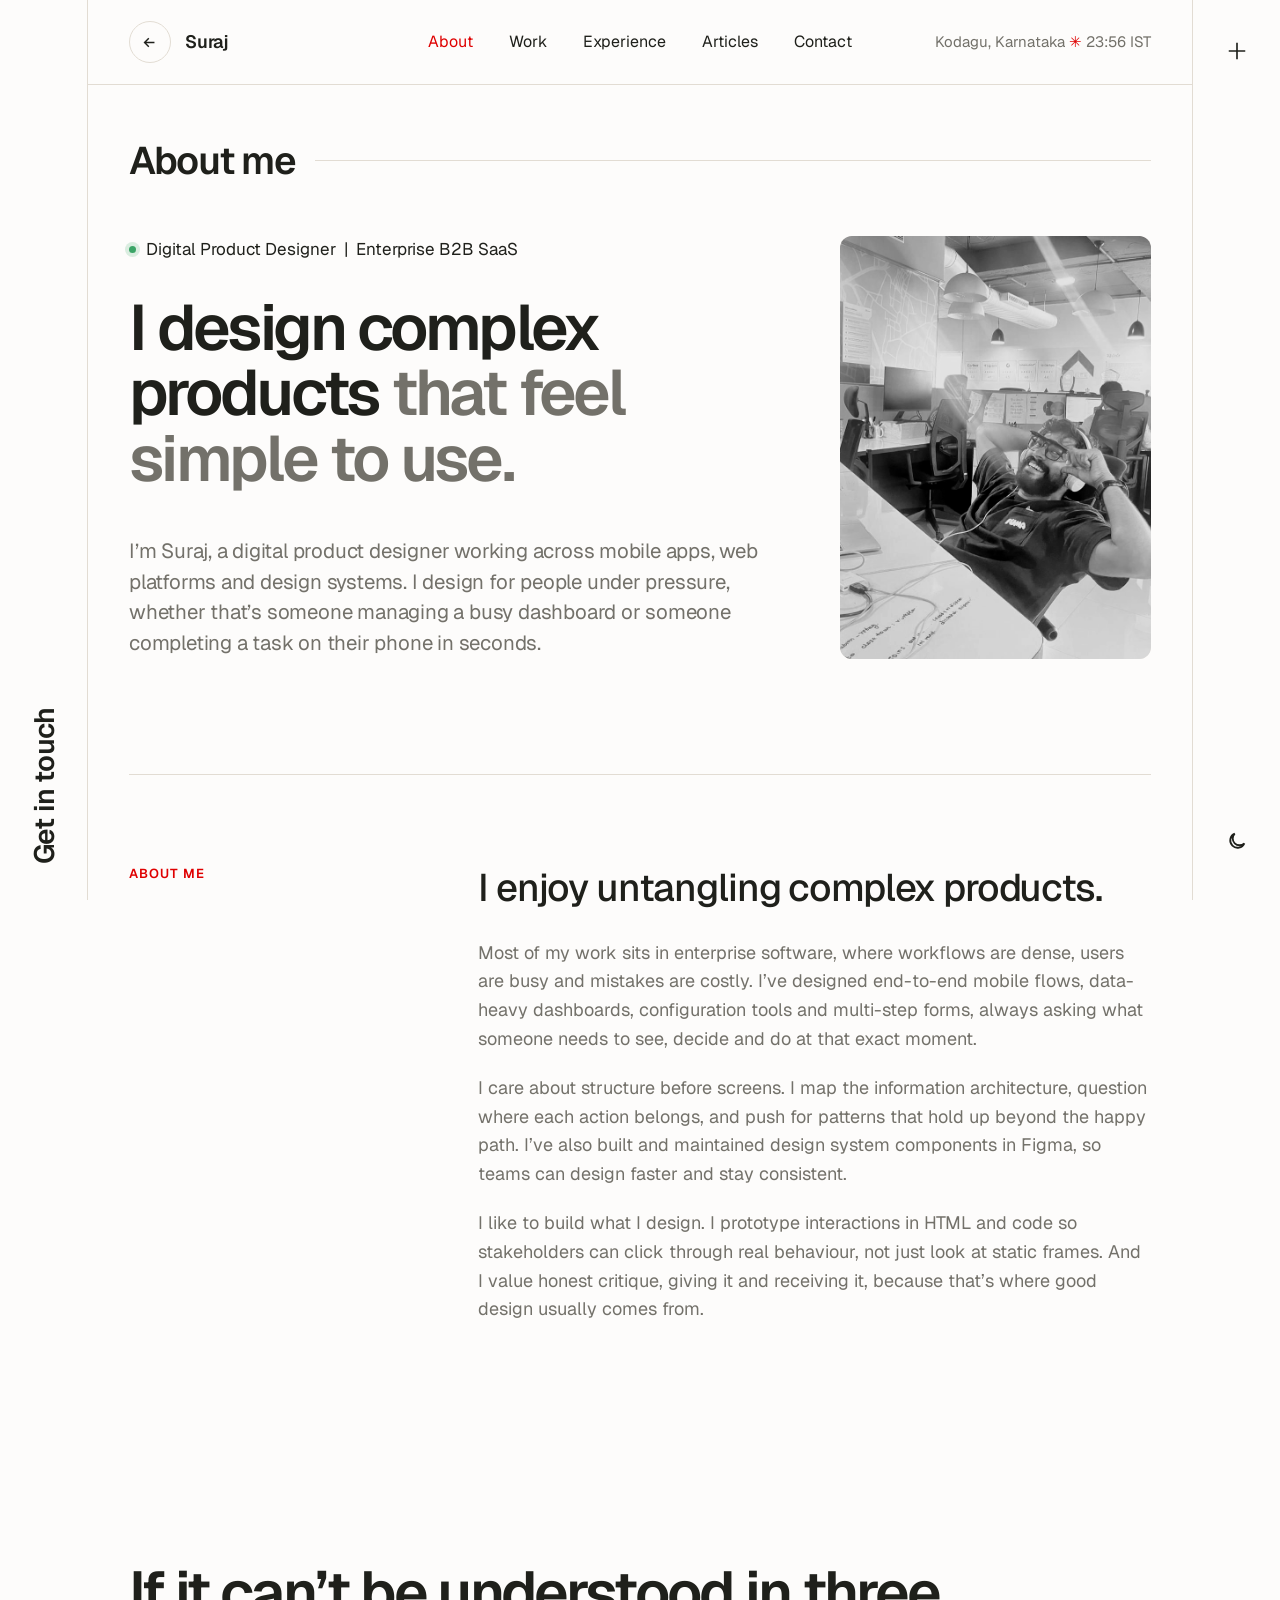
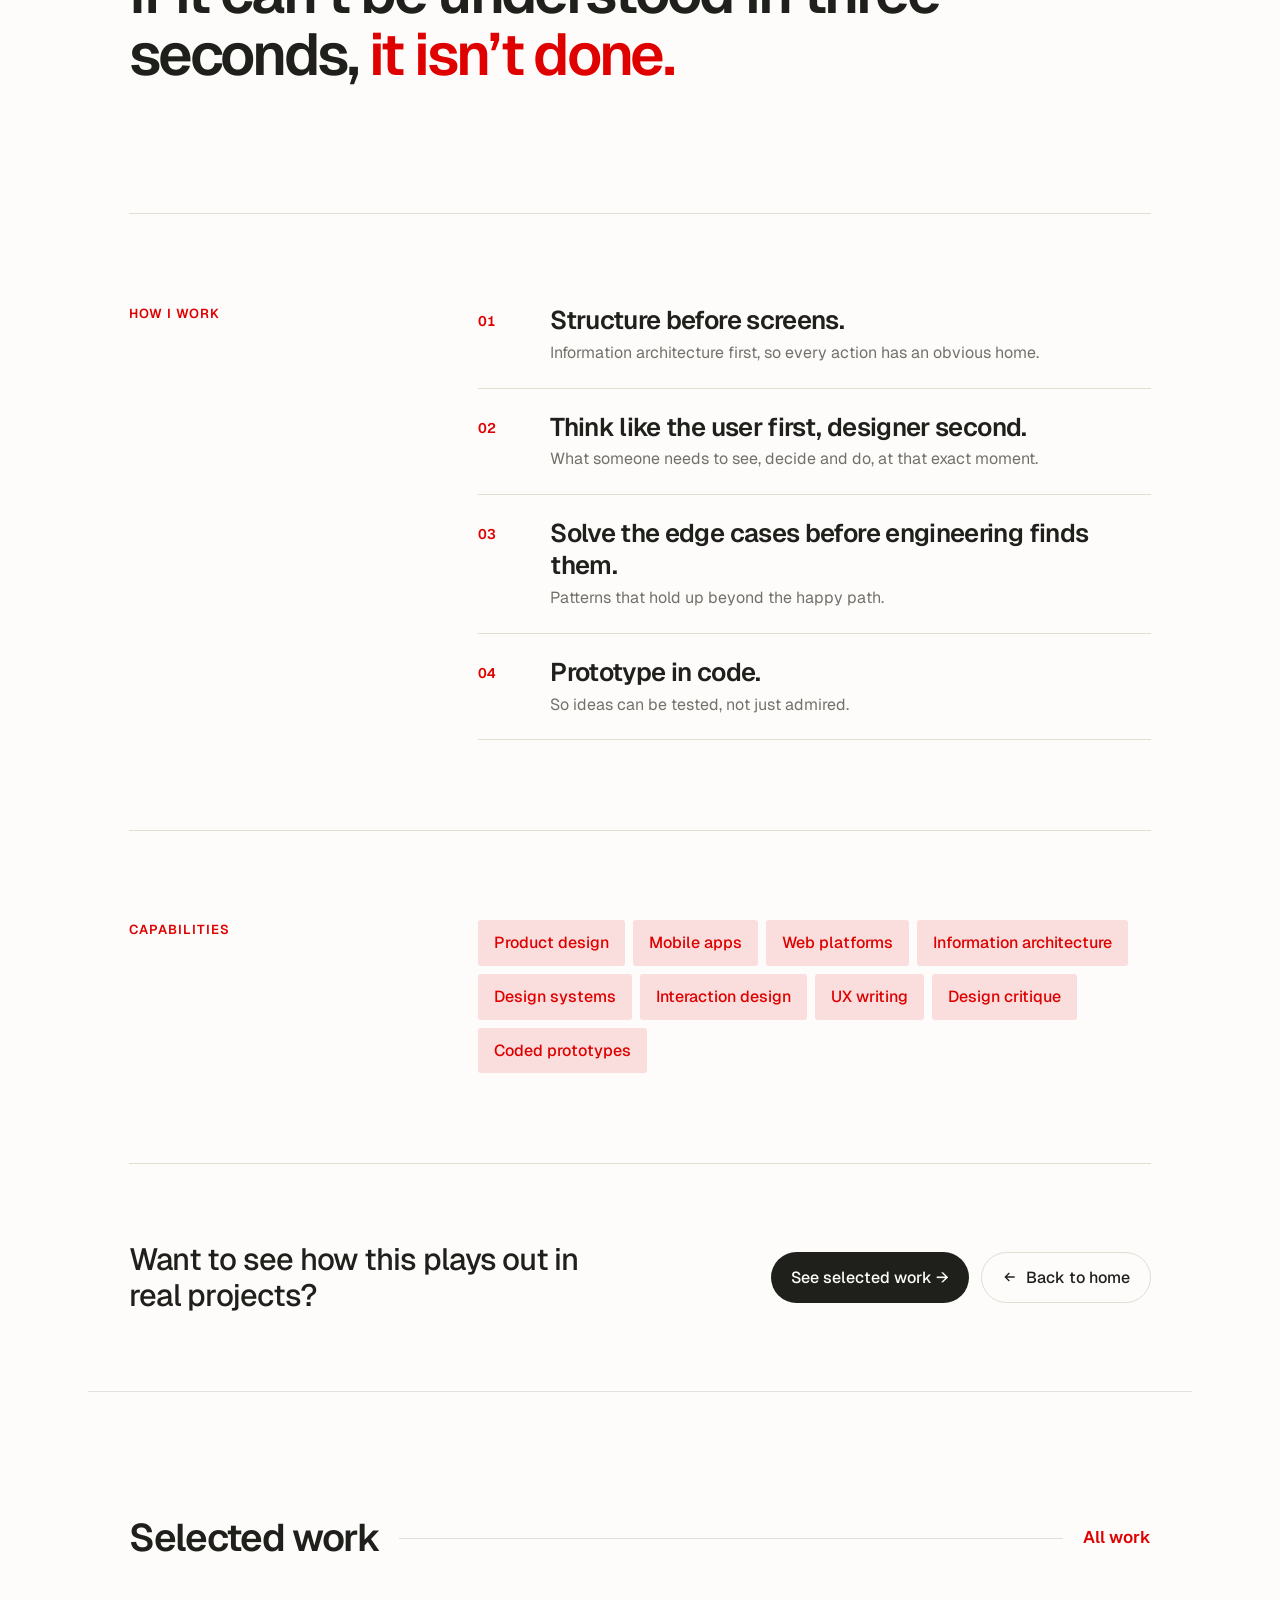
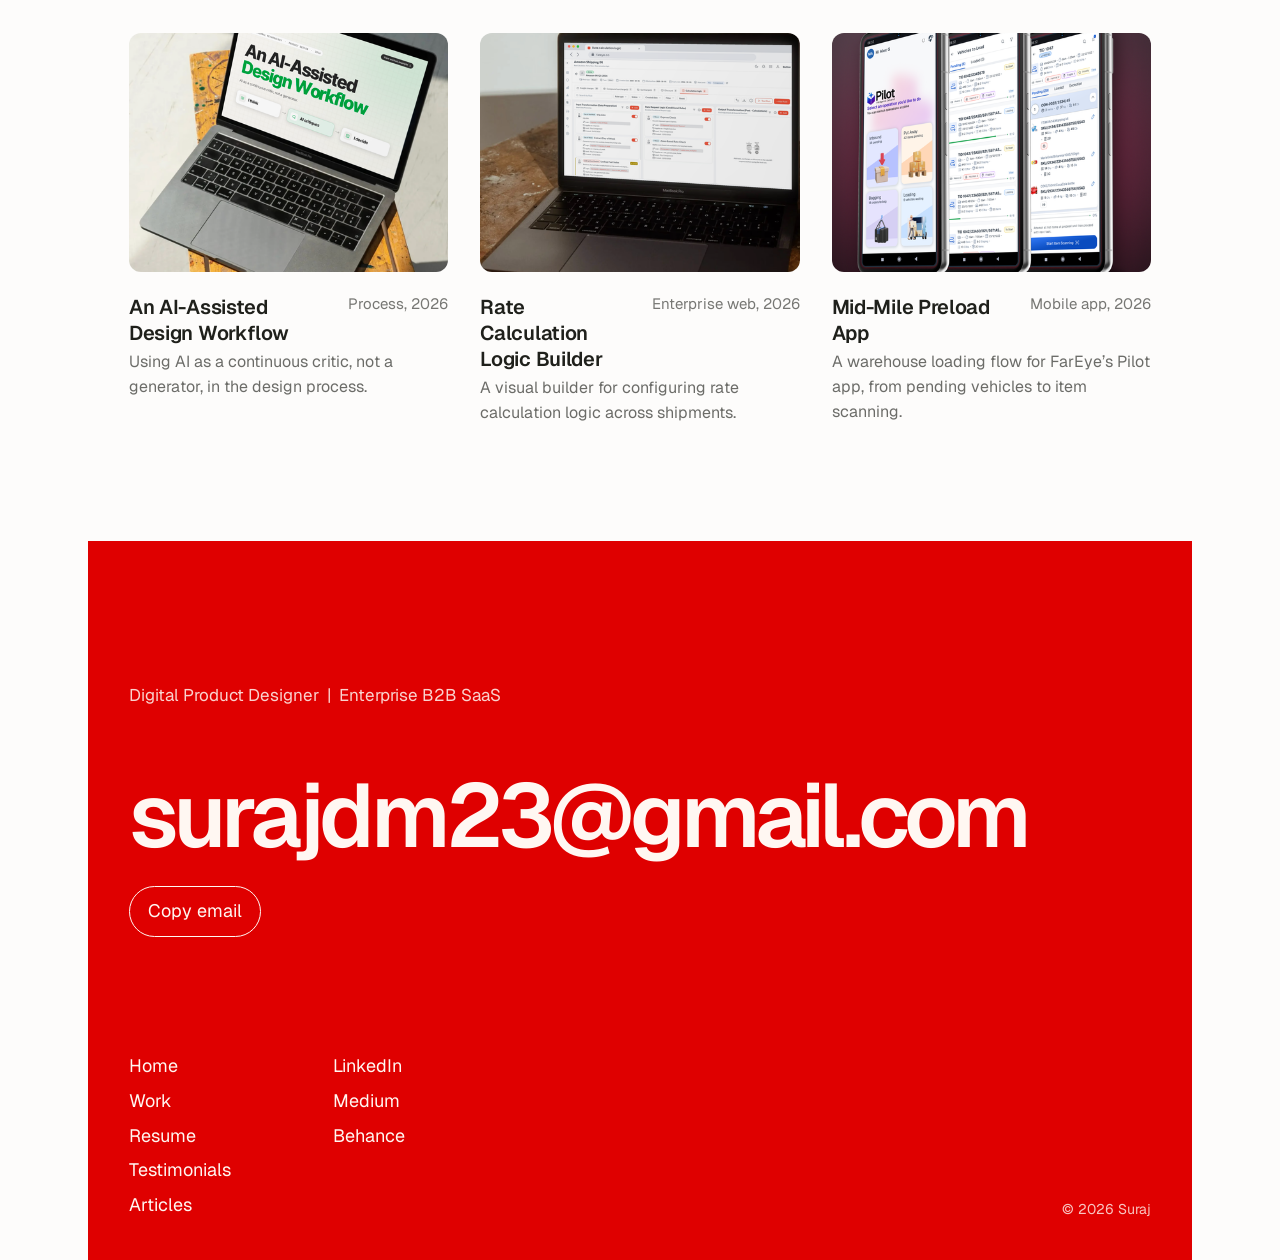
<file: about.html>
<!DOCTYPE html>
<html lang="en">
<head>
<meta charset="UTF-8">
<meta name="viewport" content="width=device-width, initial-scale=1">
<title>About — Suraj</title>
<meta name="description" content="Suraj is a digital product designer working across mobile apps, web platforms and design systems for enterprise software.">
<script>try{document.documentElement.dataset.theme=localStorage.getItem('theme')||'light'}catch(e){document.documentElement.dataset.theme='light'}</script>
<link rel="preconnect" href="https://fonts.googleapis.com">
<link rel="preconnect" href="https://fonts.gstatic.com" crossorigin>
<link href="https://fonts.googleapis.com/css2?family=Geist:wght@400;500;600;700&display=swap" rel="stylesheet">
<link rel="stylesheet" href="assets/shell.css?v=3">
<style>
body{margin:0;background:var(--pf-bg);color:var(--pf-ink);font-family:var(--pf-font);font-size:18px;line-height:1.6;-webkit-font-smoothing:antialiased;transition:background .3s,color .3s}
*,*::before,*::after{box-sizing:border-box}
.ab{padding:0 var(--pf-pad)}
.ab section,.ab-line{max-width:1240px;margin:0 auto}
.ab-hero{padding:clamp(28px,3.5vw,48px) 0 clamp(72px,9vw,128px)}
.ab-role{display:flex;align-items:center;gap:10px;margin:0 0 clamp(20px,2.5vw,32px);font-size:17px}
.ab-role b{width:7px;height:7px;border-radius:50%;background:#3BA466;box-shadow:0 0 0 4px rgb(59 164 102 / .18)}
.ab-title{display:flex;align-items:center;gap:20px;margin-bottom:clamp(28px,3.5vw,48px)}
.ab-title h1{margin:0;font-size:clamp(28px,3vw,40px);font-weight:600;letter-spacing:-.035em;white-space:nowrap}
.ab-title span{flex:1;height:1px;background:var(--pf-line)}
.ab-head{margin:0;font-size:clamp(38px,5vw,76px);font-weight:600;line-height:1.02;letter-spacing:-.045em;text-wrap:balance}
.ab-head span{color:var(--pf-muted)}
.ab-grid{display:grid;grid-template-columns:minmax(0,1.35fr) minmax(260px,.65fr);gap:clamp(32px,5vw,88px);align-items:stretch}
.ab-copy{display:flex;flex-direction:column}
.ab-lead{margin:clamp(28px,3.5vw,48px) 0 0;max-width:46ch;font-size:clamp(18px,1.6vw,22px);line-height:1.5;letter-spacing:-.01em;color:var(--pf-muted)}
.ab-photo{margin:0;border-radius:12px;overflow:hidden;background:var(--pf-surface);min-height:420px}
.ab-photo img{width:100%;height:100%;object-fit:cover;object-position:62% 60%;display:block}
.ab-story,.ab-how,.ab-caps{display:grid;grid-template-columns:repeat(12,minmax(0,1fr));column-gap:clamp(16px,2vw,32px);padding:clamp(56px,7vw,96px) 0;border-top:1px solid var(--pf-line)}
.ab-label{grid-column:1 / span 4;margin:0 0 24px;font-size:13px;letter-spacing:.08em;text-transform:uppercase;font-weight:600;color:var(--pf-accent)}
.ab-text,.ab-principles,.ab-chips{grid-column:5 / -1}
.ab-text p{margin:0 0 20px;max-width:62ch;color:var(--pf-muted)}
.ab-text .ab-big{margin-bottom:28px;font-size:clamp(26px,3vw,40px);font-weight:500;letter-spacing:-.03em;line-height:1.2;color:var(--pf-ink)}
.ab-line{padding:clamp(72px,10vw,144px) 0;margin:0 auto;font-size:clamp(30px,4.6vw,68px);font-weight:600;letter-spacing:-.045em;line-height:1.05;max-width:1240px}
.ab-line span{color:var(--pf-accent)}
.ab-principles{list-style:none;margin:0;padding:0}
.ab-principles li{display:grid;grid-template-columns:56px minmax(0,1fr);column-gap:16px;padding:22px 0;border-bottom:1px solid var(--pf-line)}
.ab-principles li:first-child{padding-top:0}
.ab-principles b{grid-row:span 2;font-size:14px;font-weight:600;color:var(--pf-accent);padding-top:6px;font-variant-numeric:tabular-nums}
.ab-principles h3{margin:0 0 4px;font-size:clamp(20px,2vw,26px);font-weight:600;letter-spacing:-.025em;line-height:1.25}
.ab-principles p{margin:0;font-size:16px;color:var(--pf-muted)}
.ab-chips{list-style:none;margin:0;padding:0;display:flex;flex-wrap:wrap;gap:8px}
.ab-chips li{padding:10px 16px;border-radius:3px;font-size:16px;font-weight:500;background:color-mix(in srgb,var(--pf-accent) 12%,var(--pf-bg));color:var(--pf-accent)}
.ab-next{display:flex;justify-content:space-between;align-items:center;gap:24px;flex-wrap:wrap;padding:clamp(48px,6vw,80px) 0;border-top:1px solid var(--pf-line)}
.ab-next p{margin:0;font-size:clamp(22px,2.4vw,32px);font-weight:500;letter-spacing:-.025em;line-height:1.2;max-width:24ch}
.ab-next div{display:flex;gap:12px;flex-wrap:wrap}
.ab-btn{display:inline-flex;align-items:center;gap:8px;padding:12px 20px;border-radius:999px;background:var(--pf-ink);color:var(--pf-bg);font-size:16px;font-weight:500;text-decoration:none;transition:background .2s,color .2s}
.ab-btn:hover{background:var(--pf-accent);color:var(--pf-on-accent)}
.ab-btn.ghost{background:transparent;color:var(--pf-ink);border:1px solid var(--pf-line)}
.ab-btn.ghost:hover{border-color:var(--pf-ink);background:transparent;color:var(--pf-ink)}
.ab-btn svg{width:16px;height:16px}
.ab-work.pf-more{max-width:none}
.ab-work .pf-mgrid{grid-template-columns:repeat(3,minmax(0,1fr))!important}
@media (max-width:900px){.ab-grid{grid-template-columns:1fr}.ab-photo{min-height:0;aspect-ratio:4/3}.ab-label{grid-column:1 / -1}.ab-text,.ab-principles,.ab-chips{grid-column:1 / -1}.ab-work .pf-mgrid{grid-template-columns:1fr 1fr!important}}
@media (max-width:560px){.ab-work .pf-mgrid{grid-template-columns:1fr!important}}
</style>
</head>
<body class="pf-body">
<!-- ===== Portfolio shell (assets/shell.css) ===== -->
<button class="pf pf-rail pf-rail-l" id="pfRailL" data-pf-contact aria-label="Get in touch"><span id="pfRailLabel">Get in touch</span></button>
<div class="pf pf-rail pf-rail-r">
  <button class="pf-icon pf-plus" data-pf-menu aria-label="Open menu" aria-expanded="false"><svg viewBox="0 0 24 24" fill="none" stroke="currentColor" stroke-width="1.8"><path d="M12 3v18M3 12h18"/></svg></button>
  <button class="pf-icon" data-theme-toggle aria-label="Switch light or dark theme"><svg viewBox="0 0 24 24" fill="none" stroke="currentColor" stroke-width="2"><path d="M20 14.5A8 8 0 1 1 9.5 4a6.5 6.5 0 0 0 10.5 10.5z"/></svg></button>
</div>
<div class="pf pf-header" role="banner">
  <div class="pf-nav">
    <div class="pf-left"><a class="pf-icon pf-back" href="index.html" aria-label="Back to home" title="Back to home"><svg viewBox="0 0 24 24" fill="none" stroke="currentColor" stroke-width="2" aria-hidden="true"><path d="M19 12H5M11 18l-6-6 6-6"/></svg></a><a href="index.html" class="pf-brand">Suraj</a></div>
    <div class="pf-links" role="navigation" aria-label="Main">
      <a href="about.html" aria-current="page">About</a><a href="index.html#work">Work</a><a href="index.html#experience">Experience</a><a href="index.html#articles">Articles</a><a href="#" data-pf-contact>Contact</a>
    </div>
    <div class="pf-end">
      <span class="pf-clock" id="pfClock">Kodagu, Karnataka<b>✳</b>--:--</span>
      <button class="pf-icon pf-mobile" data-theme-toggle aria-label="Switch light or dark theme"><svg viewBox="0 0 24 24" fill="none" stroke="currentColor" stroke-width="2"><path d="M20 14.5A8 8 0 1 1 9.5 4a6.5 6.5 0 0 0 10.5 10.5z"/></svg></button>
      <button class="pf-icon pf-plus pf-mobile" data-pf-menu aria-label="Open menu" aria-expanded="false"><svg viewBox="0 0 24 24" fill="none" stroke="currentColor" stroke-width="2"><path d="M12 4v16M4 12h16"/></svg></button>
    </div>
  </div>
</div>

<main class="ab">
  <section class="ab-hero">
    <div class="ab-title"><h1>About me</h1><span></span></div>
    <div class="ab-grid">
      <div class="ab-copy">
        <p class="ab-role"><b></b>Digital Product Designer &nbsp;|&nbsp; Enterprise B2B SaaS</p>
        <h2 class="ab-head">I design complex products <span>that feel simple to use.</span></h2>
        <p class="ab-lead">I&rsquo;m Suraj, a digital product designer working across mobile apps, web platforms and design systems. I design for people under pressure, whether that&rsquo;s someone managing a busy dashboard or someone completing a task on their phone in seconds.</p>
      </div>
      <figure class="ab-photo"><img src="images/atwork.jpeg" alt="Suraj at work"></figure>
    </div>
  </section>

  <section class="ab-story">
    <h2 class="ab-label">About me</h2>
    <div class="ab-text">
      <p class="ab-big">I enjoy untangling complex products.</p>
      <p>Most of my work sits in enterprise software, where workflows are dense, users are busy and mistakes are costly. I&rsquo;ve designed end-to-end mobile flows, data-heavy dashboards, configuration tools and multi-step forms, always asking what someone needs to see, decide and do at that exact moment.</p>
      <p>I care about structure before screens. I map the information architecture, question where each action belongs, and push for patterns that hold up beyond the happy path. I&rsquo;ve also built and maintained design system components in Figma, so teams can design faster and stay consistent.</p>
      <p>I like to build what I design. I prototype interactions in HTML and code so stakeholders can click through real behaviour, not just look at static frames. And I value honest critique, giving it and receiving it, because that&rsquo;s where good design usually comes from.</p>
    </div>
  </section>

  <p class="ab-line">If it can&rsquo;t be understood in three seconds, <span>it isn&rsquo;t done.</span></p>

  <section class="ab-how">
    <h2 class="ab-label">How I work</h2>
    <ol class="ab-principles">
      <li><b>01</b><h3>Structure before screens.</h3><p>Information architecture first, so every action has an obvious home.</p></li>
      <li><b>02</b><h3>Think like the user first, designer second.</h3><p>What someone needs to see, decide and do, at that exact moment.</p></li>
      <li><b>03</b><h3>Solve the edge cases before engineering finds them.</h3><p>Patterns that hold up beyond the happy path.</p></li>
      <li><b>04</b><h3>Prototype in code.</h3><p>So ideas can be tested, not just admired.</p></li>
    </ol>
  </section>

  <section class="ab-caps">
    <h2 class="ab-label">Capabilities</h2>
    <ul class="ab-chips">
      <li>Product design</li><li>Mobile apps</li><li>Web platforms</li><li>Information architecture</li><li>Design systems</li><li>Interaction design</li><li>UX writing</li><li>Design critique</li><li>Coded prototypes</li>
    </ul>
  </section>

  <section class="ab-next">
    <p>Want to see how this plays out in real projects?</p>
    <div><a class="ab-btn" href="index.html#work">See selected work &rarr;</a><a class="ab-btn ghost" href="index.html"><svg viewBox="0 0 24 24" fill="none" stroke="currentColor" stroke-width="2" aria-hidden="true"><path d="M19 12H5M11 18l-6-6 6-6"/></svg>Back to home</a></div>
  </section>
</main>

<div class="pf pf-more ab-work"><div class="pf-mhead"><h2>Selected work</h2><span></span><a href="index.html#work">All work</a></div><div class="pf-mgrid">
  <a class="pf-card" href="work/ai-assisted-workflow.html"><div class="pf-thumb"><img src="images/projects/ai-assisted-design-workflow.png" alt="" loading="lazy"></div><h3>An AI-Assisted Design Workflow<span>Process, 2026</span></h3><p>Using AI as a continuous critic, not a generator, in the design process.</p></a>
  <a class="pf-card" href="work/rate-calculation-logic-builder.html"><div class="pf-thumb"><img src="images/projects/rate-calculation-logic-builder.png" alt="" loading="lazy"></div><h3>Rate Calculation Logic Builder<span>Enterprise web, 2026</span></h3><p>A visual builder for configuring rate calculation logic across shipments.</p></a>
  <a class="pf-card" href="work/mid-mile-preload-app.html"><div class="pf-thumb"><img src="images/projects/mid-mile-preload-app.png" alt="" loading="lazy"></div><h3>Mid-Mile Preload App<span>Mobile app, 2026</span></h3><p>A warehouse loading flow for FarEye&rsquo;s Pilot app, from pending vehicles to item scanning.</p></a>
</div></div>

<div class="pf pf-footer" id="pfContact" role="contentinfo">
  <p class="pf-tag">Digital Product Designer &nbsp;|&nbsp; Enterprise B2B SaaS</p>
  <a class="pf-mail" href="mailto:surajdm23@gmail.com">surajdm23@gmail.com</a><br>
  <button class="pf-ghost" data-pf-copy>Copy email</button>
  <div class="pf-foot">
    <div class="pf-cols">
      <ul><li><a href="index.html">Home</a></li><li><a href="index.html#work">Work</a></li><li><a href="index.html#experience">Resume</a></li><li><a href="index.html#testimonials">Testimonials</a></li><li><a href="index.html#articles">Articles</a></li></ul>
      <ul><li><a href="https://www.linkedin.com/in/surajdm23/" target="_blank" rel="noopener noreferrer">LinkedIn</a></li><li><a href="https://medium.com/@surajdm23" target="_blank" rel="noopener noreferrer">Medium</a></li><li><a href="https://www.behance.net/surajdsuraj" target="_blank" rel="noopener noreferrer">Behance</a></li></ul>
    </div>
    <small>© <span id="pfYear"></span> Suraj</small>
  </div>
</div>
<div class="pf pf-scrim" id="pfScrim"></div>
<div class="pf pf-menu" id="pfMenu" role="dialog" aria-modal="true" aria-label="Menu">
  <div class="pf-mtop"><strong>Suraj</strong><button class="pf-close" data-pf-close aria-label="Close menu"><svg viewBox="0 0 24 24" fill="none" stroke="currentColor" stroke-width="2"><path d="M5 5l14 14M19 5L5 19"/></svg></button></div>
  <div class="pf-mlinks" role="navigation"><a href="index.html">Home</a><a href="about.html">About</a><a href="index.html#services">Services</a><a href="index.html#work">Work</a><a href="index.html#experience">Experience</a><a href="index.html#articles">Articles</a><a href="#" data-pf-contact>Contact</a></div>
  <p class="pf-mfoot">Digital Product Designer &nbsp;|&nbsp; Enterprise B2B SaaS</p>
</div>
<div class="pf pf-drawer" id="pfDrawer" role="dialog" aria-modal="true" aria-label="Contact">
  <div class="pf-dtop">
    <div class="pf-socials"><a href="https://www.linkedin.com/in/surajdm23/" target="_blank" rel="noopener noreferrer">LinkedIn</a><a href="https://medium.com/@surajdm23" target="_blank" rel="noopener noreferrer">Medium</a><a href="https://www.behance.net/surajdsuraj" target="_blank" rel="noopener noreferrer">Behance</a></div>
    <button class="pf-close" data-pf-close aria-label="Close contact"><svg viewBox="0 0 24 24" fill="none" stroke="currentColor" stroke-width="2"><path d="M5 5l14 14M19 5L5 19"/></svg></button>
  </div>
  <div>
    <a class="pf-mail" href="mailto:surajdm23@gmail.com">surajdm23@gmail.com</a>
    <p>Tell me a little about what you're building, your timeline and where you need help. I usually reply within two working days.</p>
    <div class="pf-drow"><button class="pf-ghost" data-pf-copy>Copy email</button><a class="pf-ghost pf-drow-dl" href="pdf/Daddera%20Suraj%20S%20-%20Resume.pdf" download="Daddera-Suraj-S-Resume.pdf"><svg viewBox="0 0 24 24" fill="none" stroke="currentColor" stroke-width="2" aria-hidden="true"><path d="M12 4v11M7 10l5 5 5-5M5 20h14"/></svg>Download CV</a></div>
  </div>
</div>
<div class="pf pf-cursor" id="pfCursor" aria-hidden="true"></div>
<script src="assets/shell.js?v=3"></script>
</body>
</html>
</file>
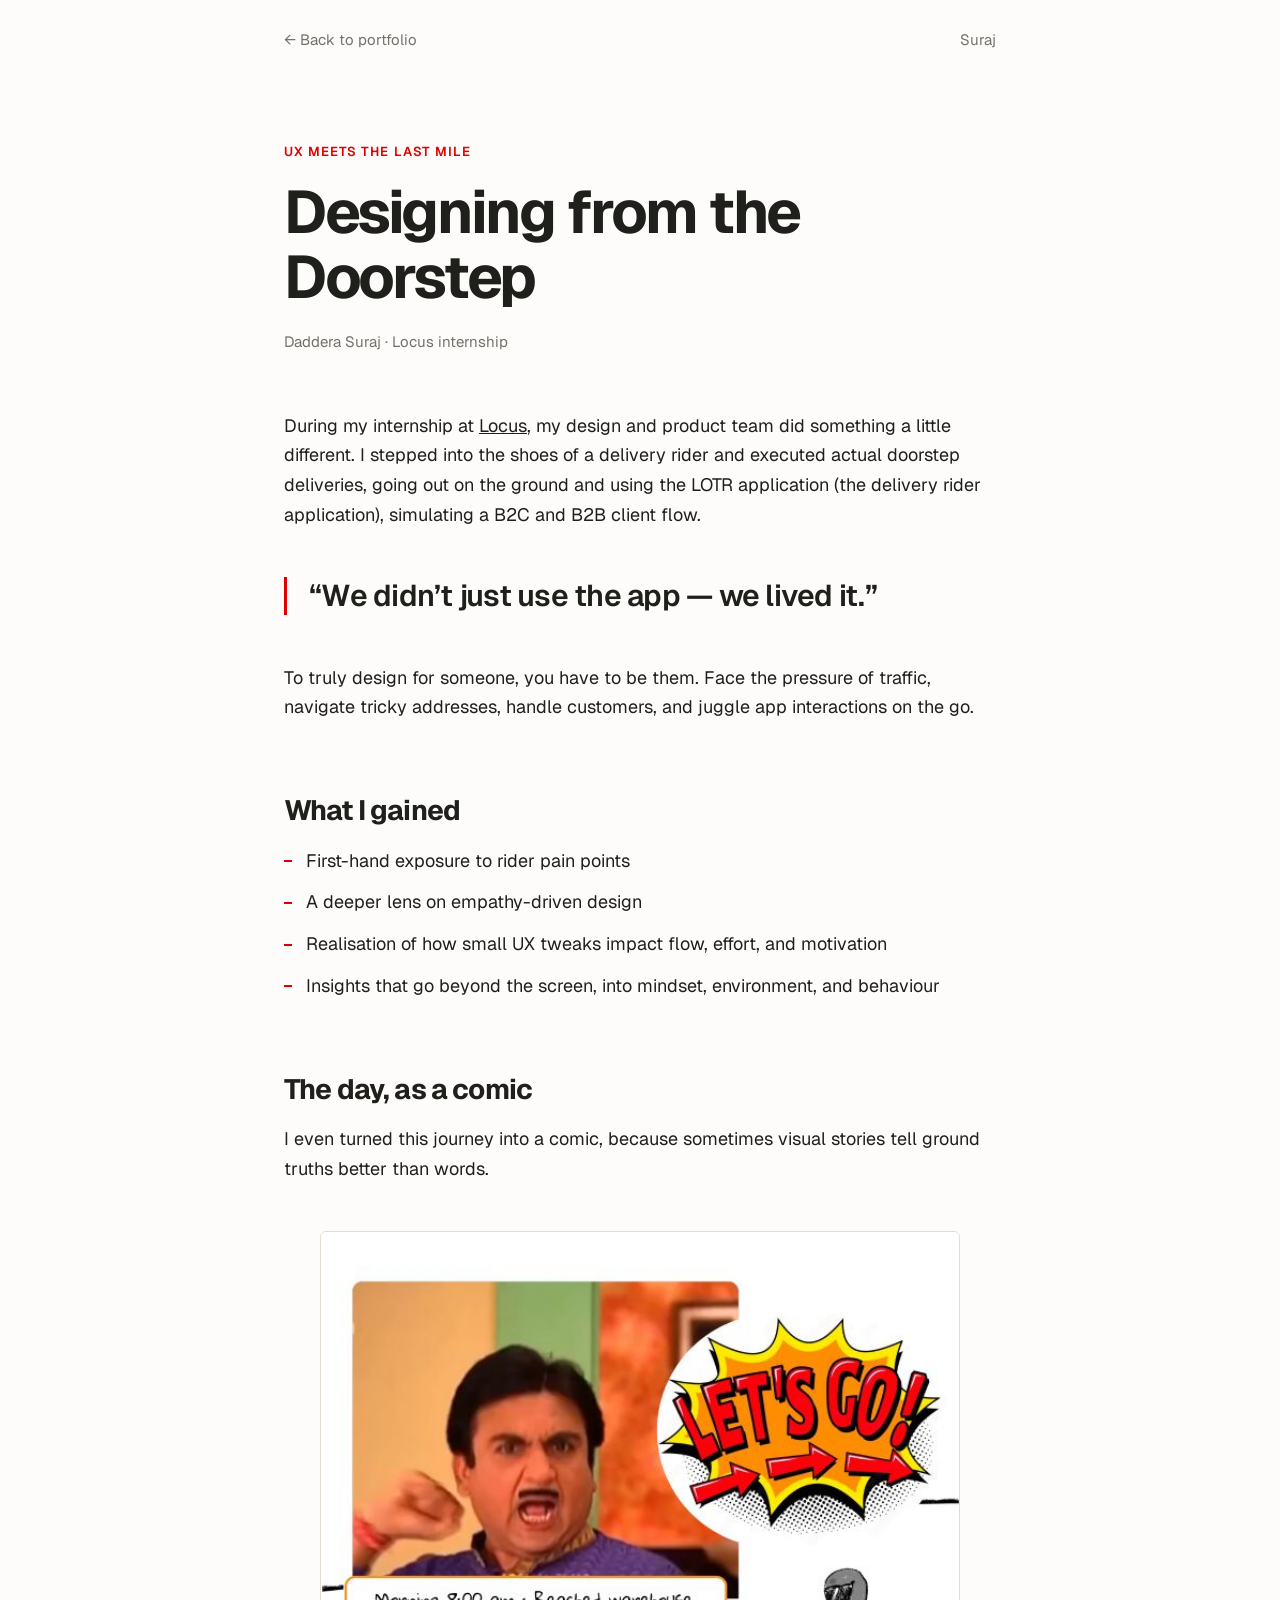
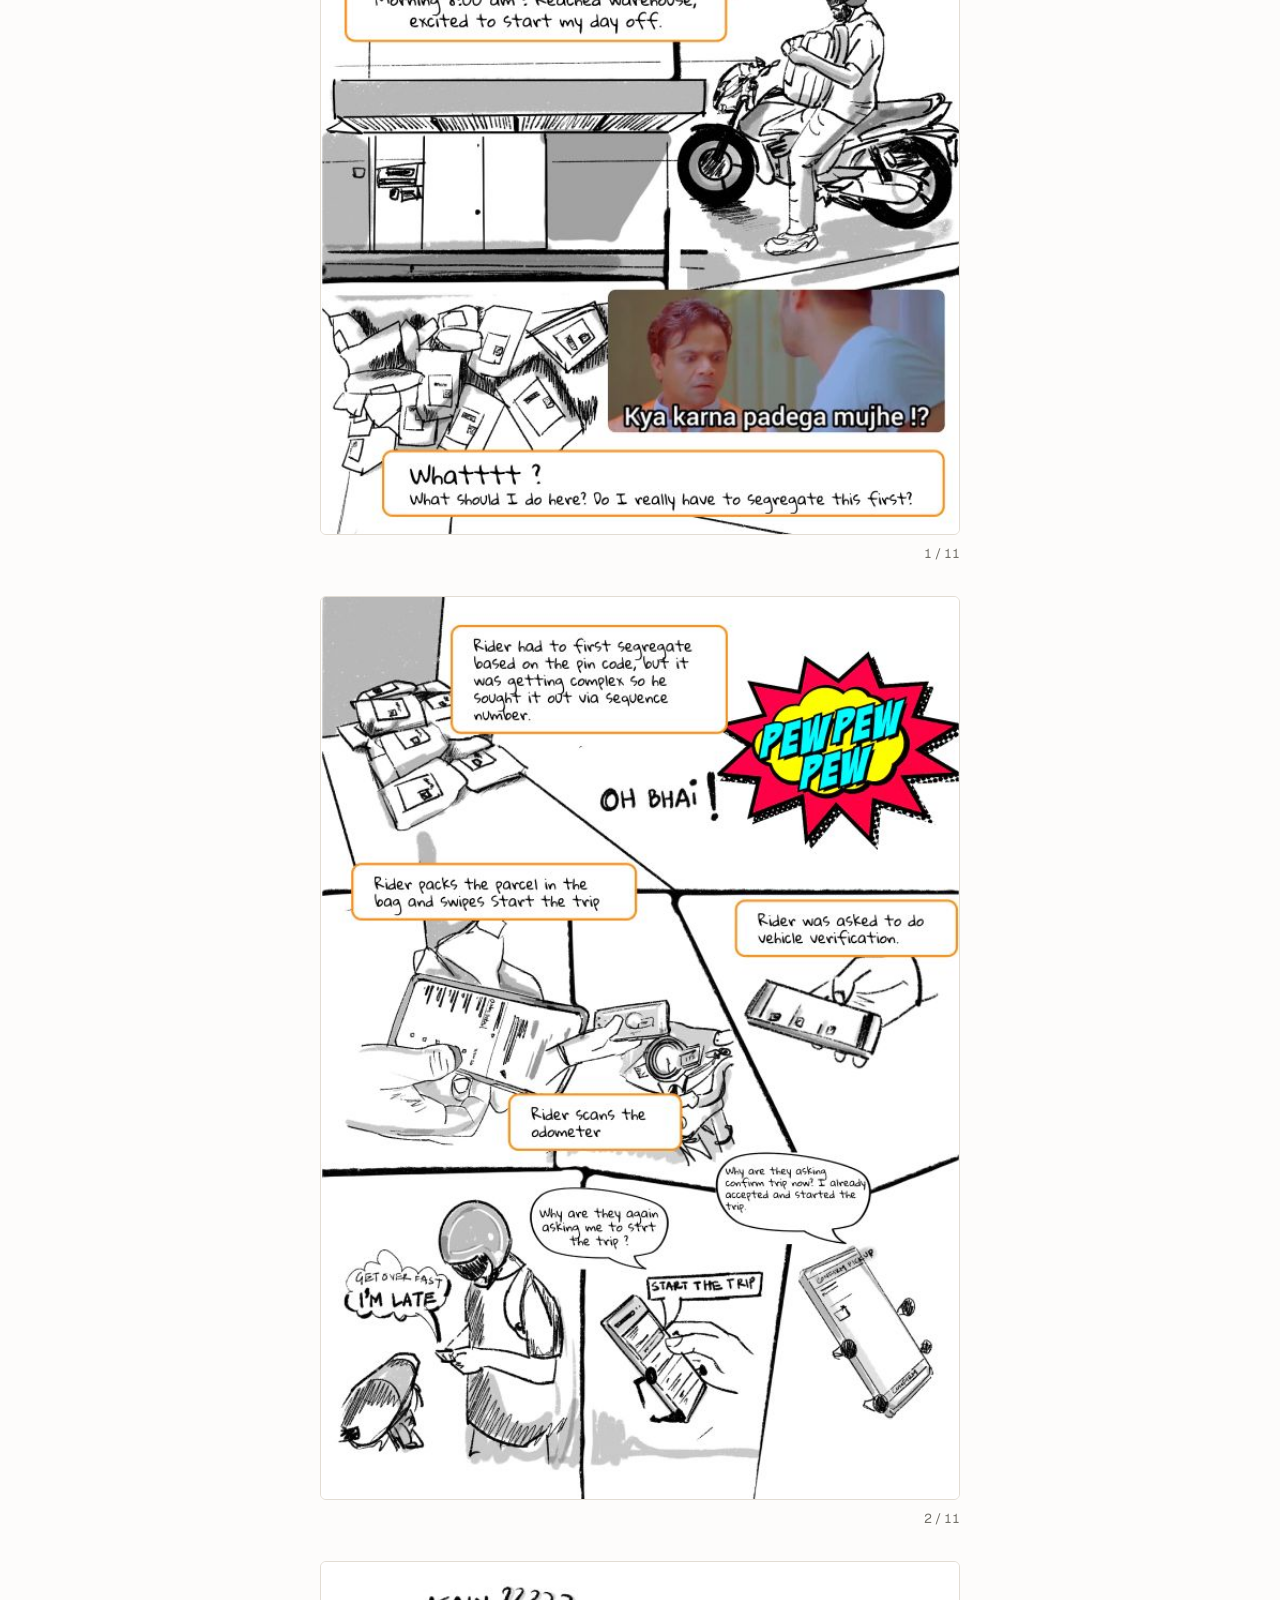
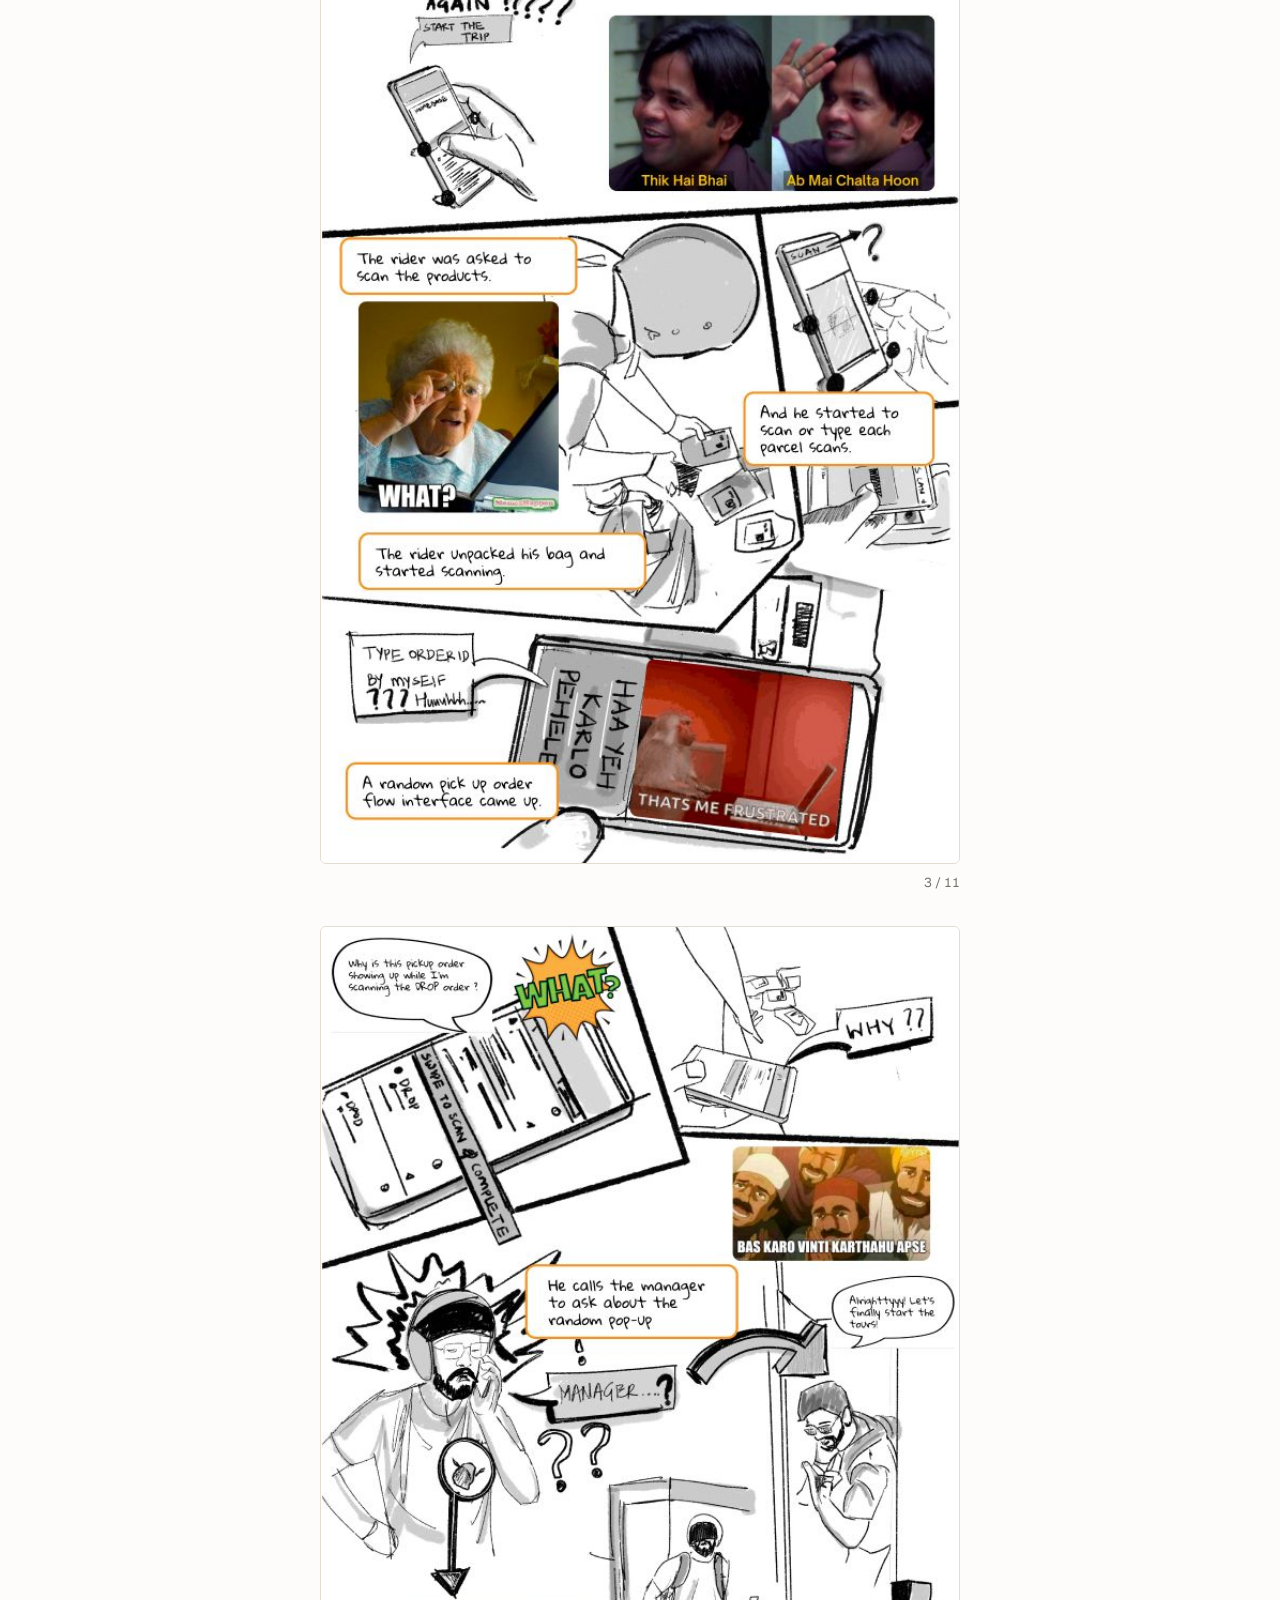
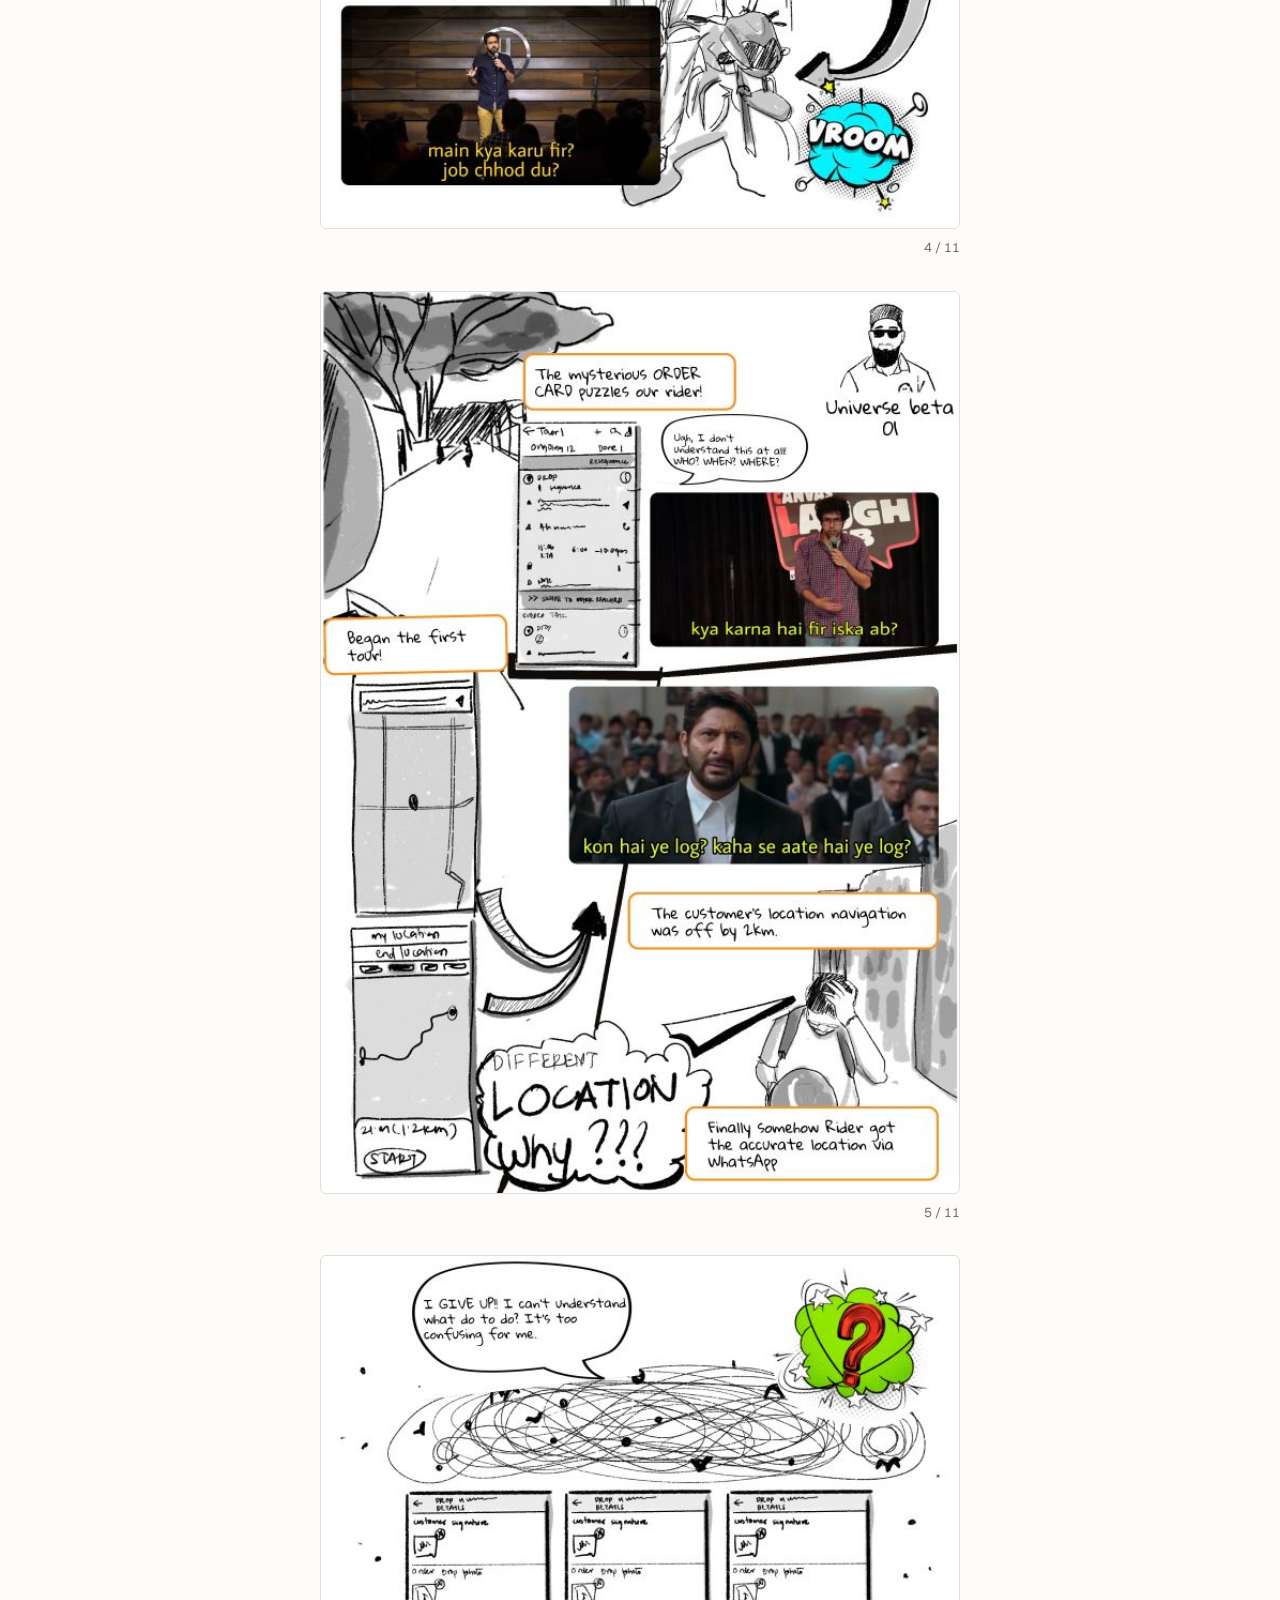
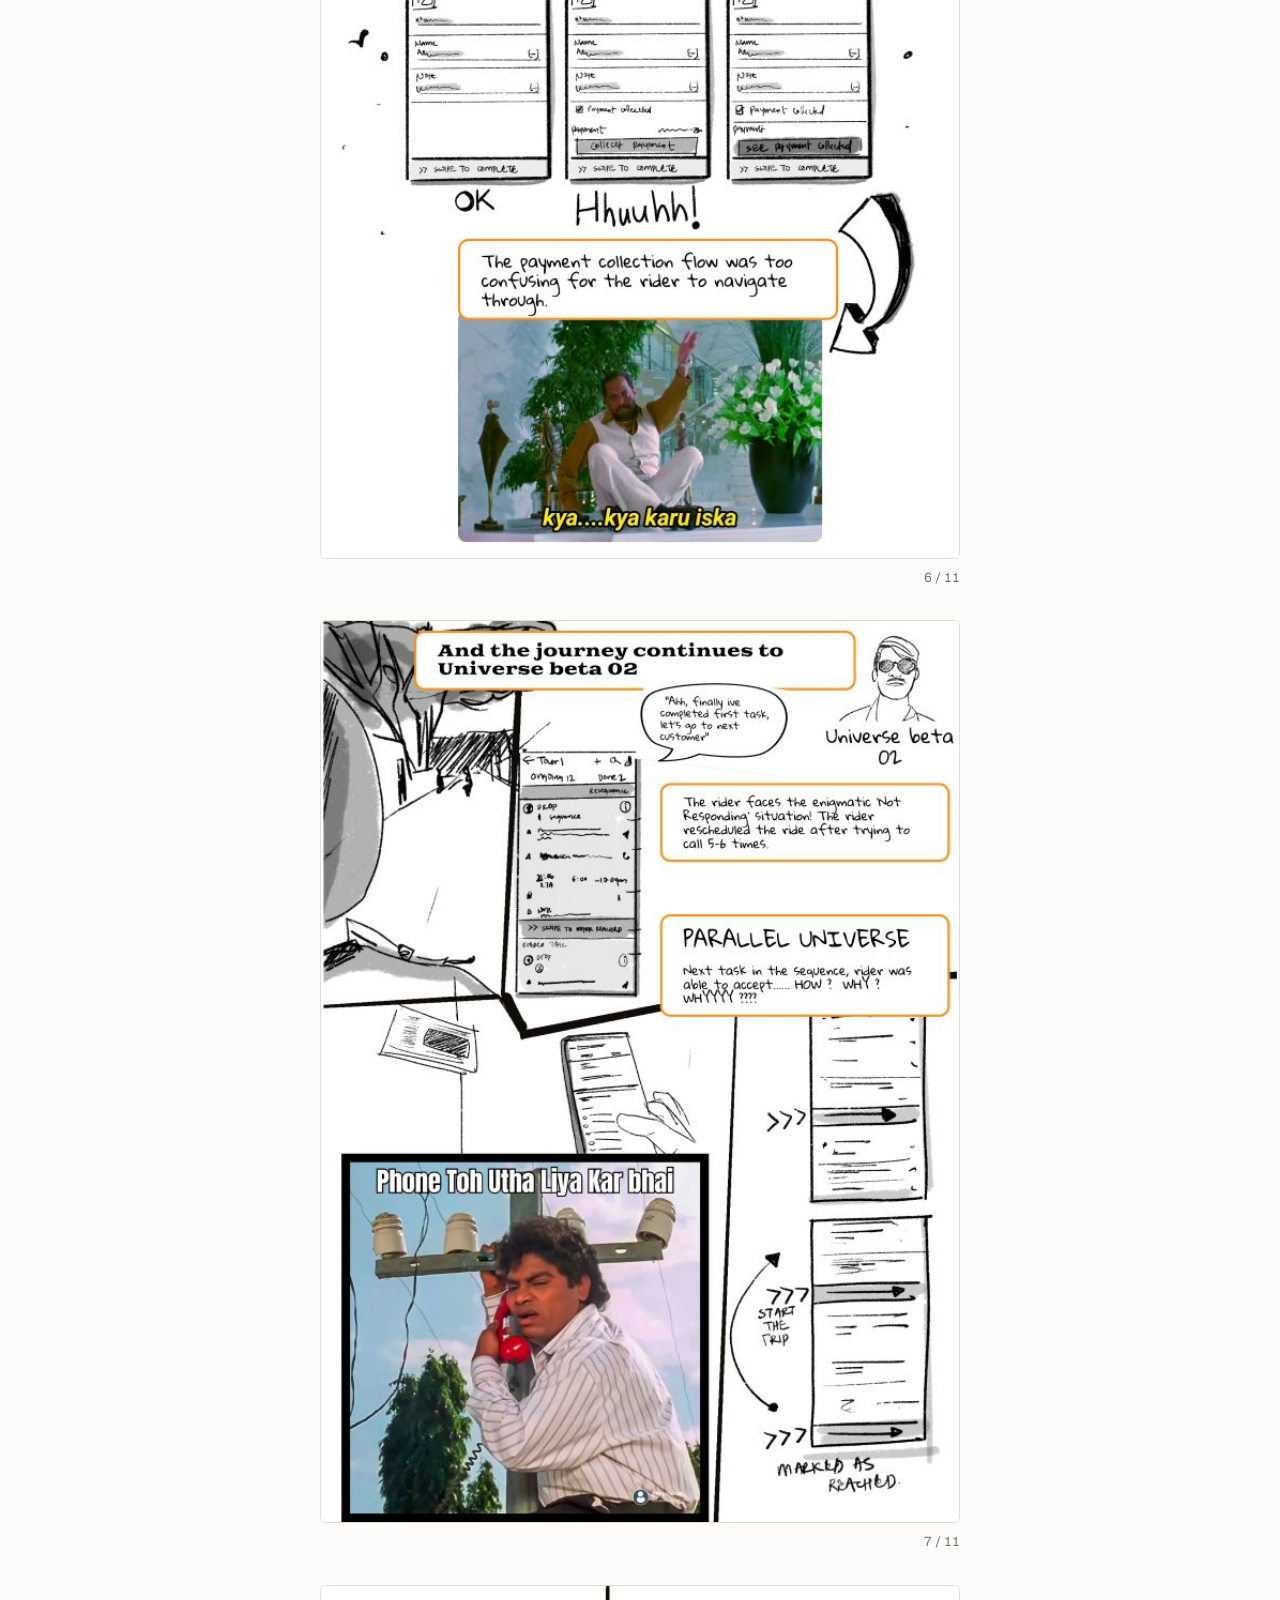
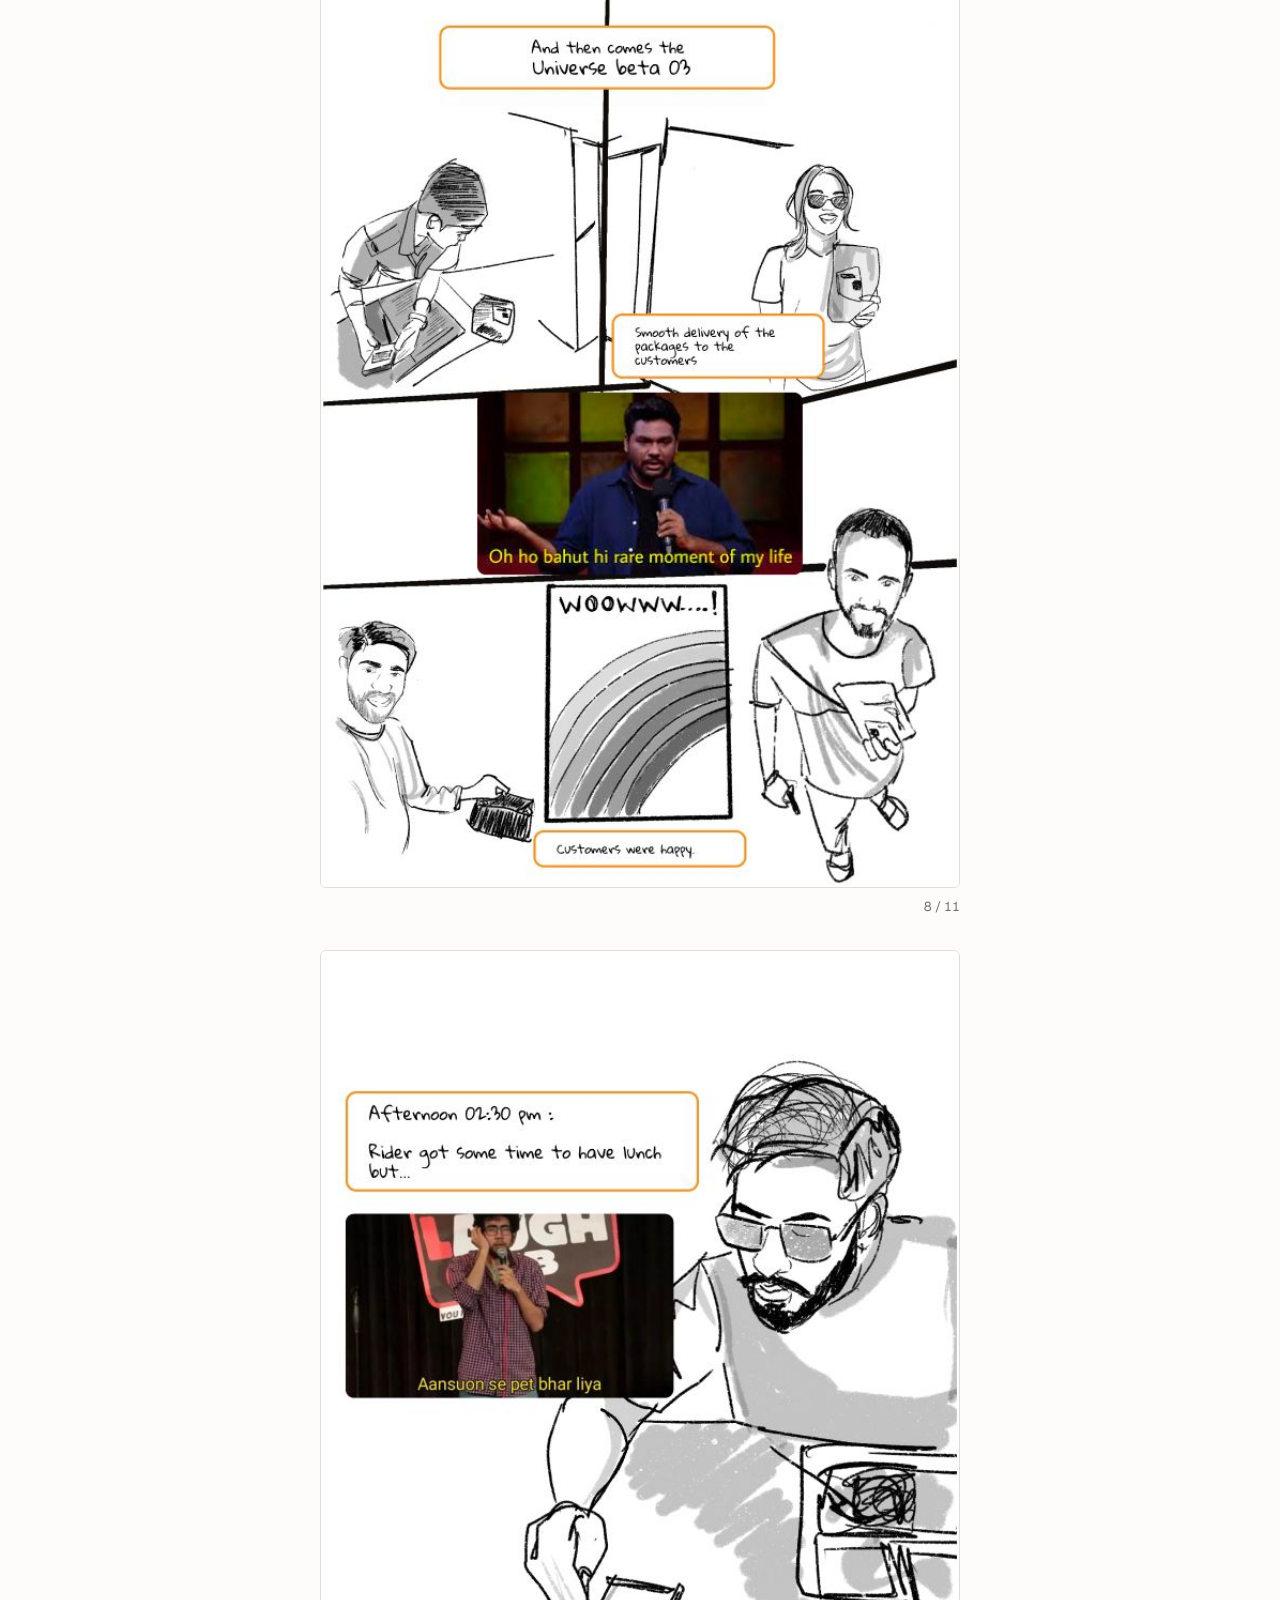
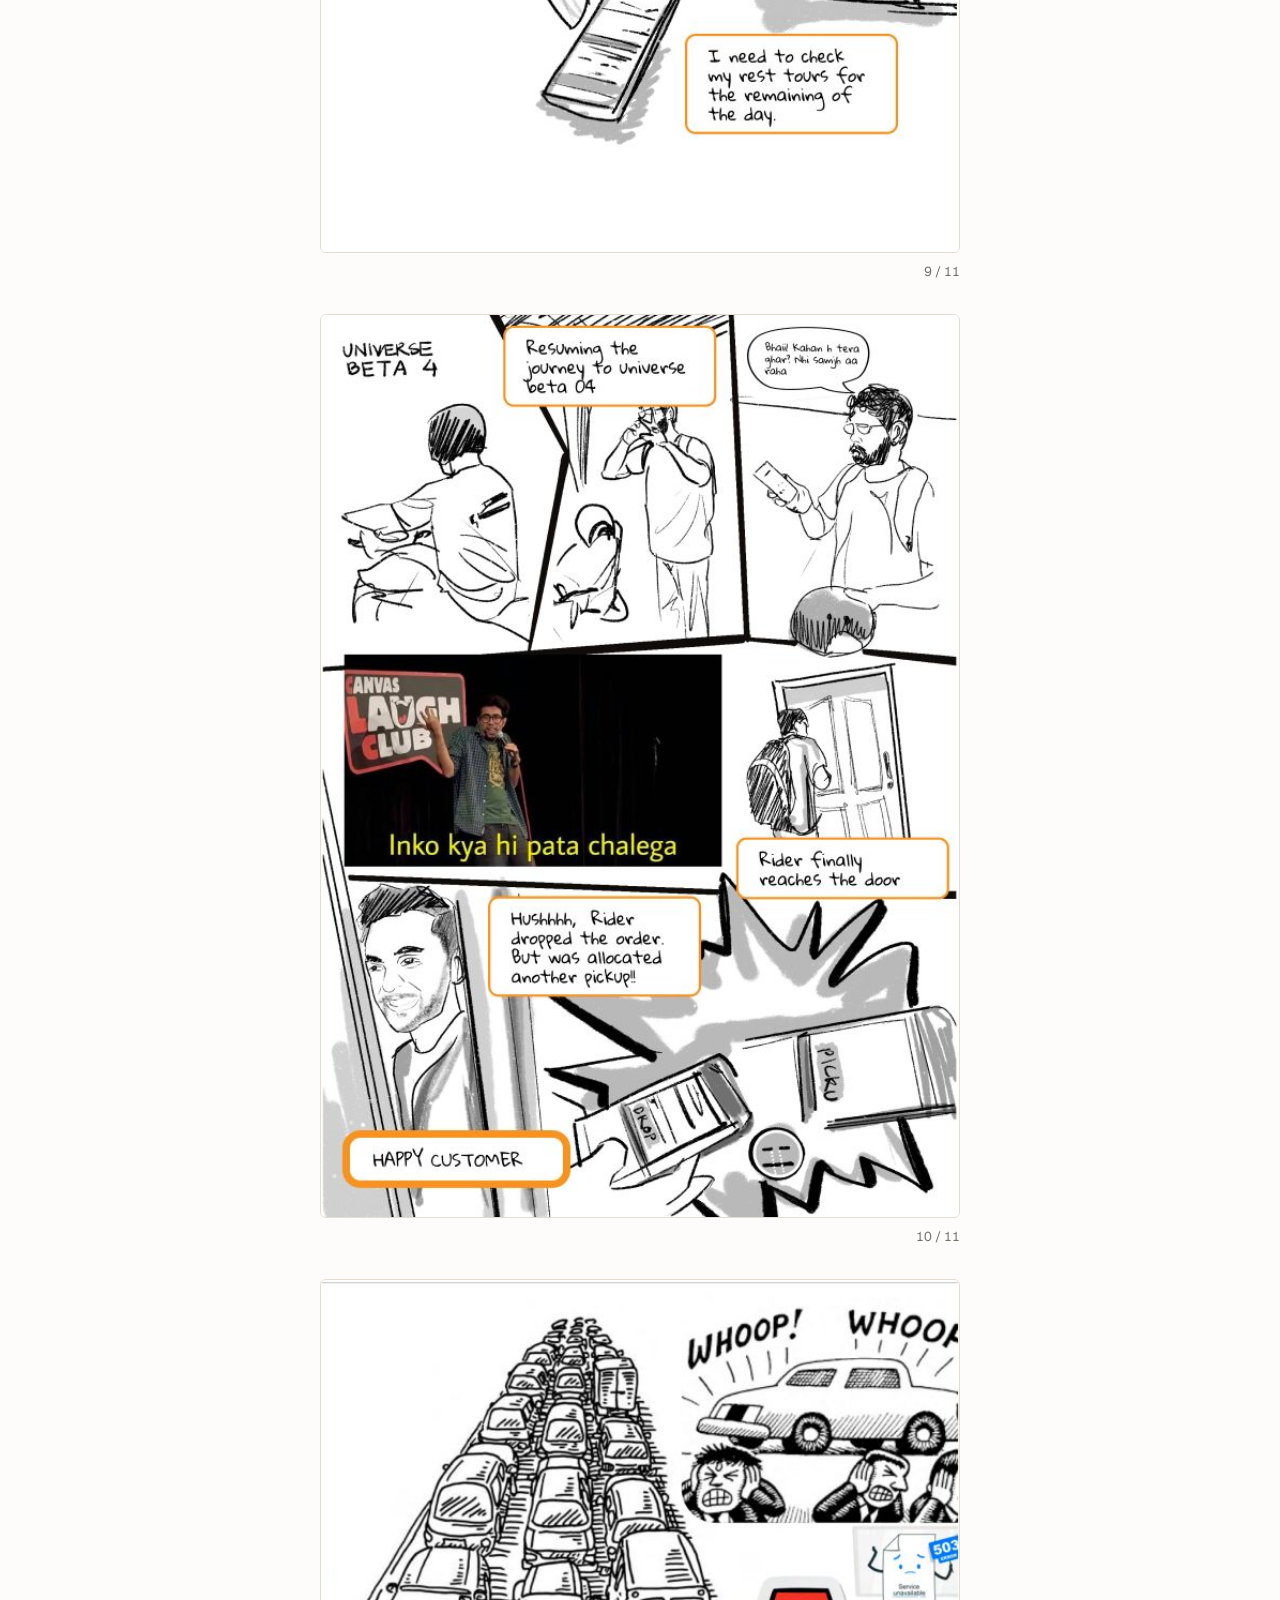
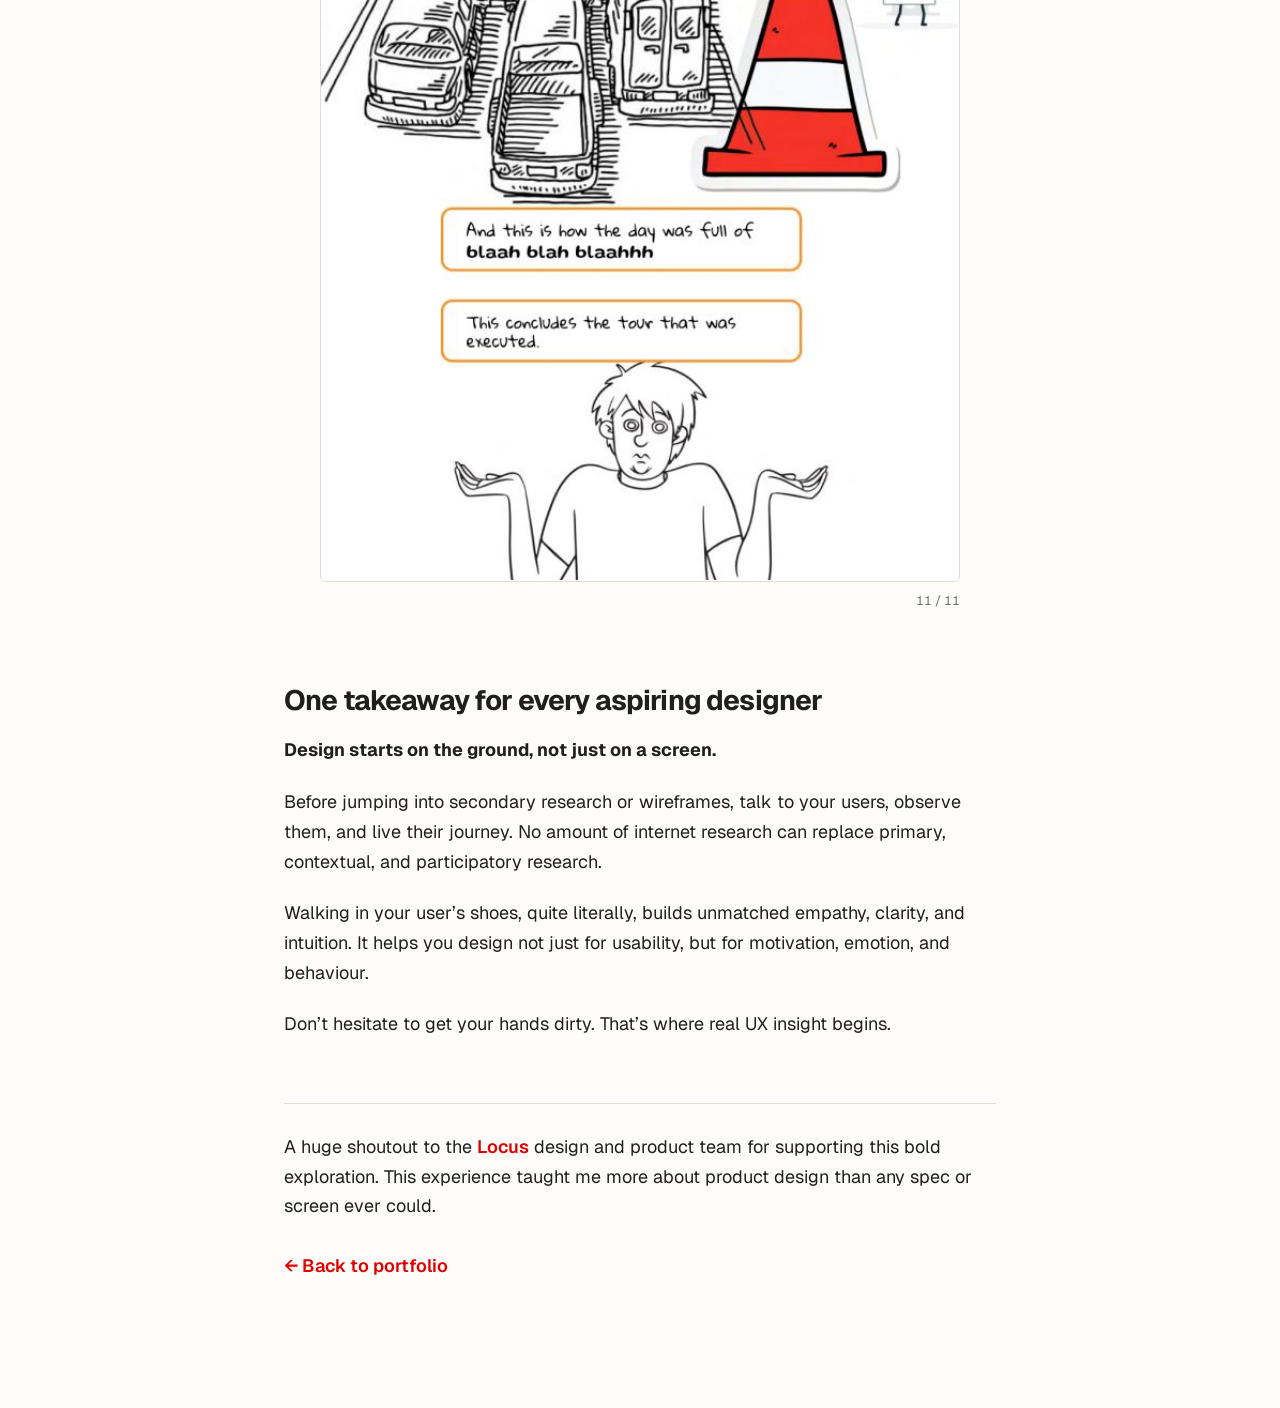
<file: doorstep.html>
<!doctype html>
<html lang="en">
<head>
<meta charset="utf-8">
<meta name="viewport" content="width=device-width, initial-scale=1">
<title>Designing from the Doorstep — Suraj</title>
<meta name="description" content="UX meets the Last Mile: a day as a delivery rider on the LOTR application, told as a comic.">
<link rel="preconnect" href="https://fonts.googleapis.com">
<link rel="preconnect" href="https://fonts.gstatic.com" crossorigin>
<link href="https://fonts.googleapis.com/css2?family=Geist:wght@400;500;600;700&display=swap" rel="stylesheet">
<style>
:root{
  --bg:#fdfcfb; --surface:#EFEAE3; --ink:#1F201B; --muted:#73716A; --soft:#555654; --line:#E2DCD3;
  --accent:#df0000; --on-accent:#FFF7F2;
  --font:"Geist","Helvetica Neue",Arial,sans-serif;
  color-scheme:light;
}
:root[data-theme="dark"]{--bg:#151412;--surface:#1F1D1A;--ink:#EEEBE5;--muted:#9C998F;--soft:#8f8f8f;--line:#2C2A26;--accent:#e7592d;--on-accent:#1A110C;color-scheme:dark}
*,*::before,*::after{box-sizing:border-box}
body{margin:0;background:var(--bg);color:var(--ink);font-family:var(--font);font-size:18px;line-height:1.65;-webkit-font-smoothing:antialiased}
a{color:inherit}
:focus-visible{outline:2px solid var(--accent);outline-offset:3px;border-radius:4px}
.top{max-width:760px;margin:0 auto;padding:28px 24px 0;display:flex;justify-content:space-between;align-items:center;font-size:15px}
.top a{text-decoration:none;color:var(--muted);transition:color .2s}
.top a:hover{color:var(--accent)}
main{max-width:760px;margin:0 auto;padding:clamp(40px,7vw,88px) 24px clamp(80px,10vw,140px)}
.tag{display:block;margin-bottom:18px;font-size:13px;letter-spacing:.08em;text-transform:uppercase;color:var(--accent);font-weight:600}
h1{margin:0 0 20px;font-size:clamp(34px,5.6vw,60px);font-weight:700;letter-spacing:-.04em;line-height:1.08}
.byline{color:var(--muted);font-size:15px;margin-bottom:clamp(36px,5vw,56px)}
p{margin:0 0 22px}
.pull{margin:clamp(32px,4vw,48px) 0;padding-left:22px;border-left:3px solid var(--accent);font-size:clamp(22px,2.6vw,30px);font-weight:600;letter-spacing:-.025em;line-height:1.25}
h2{margin:clamp(44px,6vw,72px) 0 18px;font-size:clamp(22px,2.4vw,28px);font-weight:700;letter-spacing:-.03em;line-height:1.2}
ul.gain{list-style:none;margin:0 0 22px;padding:0;display:grid;gap:12px}
ul.gain li{padding-left:22px;position:relative}
ul.gain li::before{content:"";position:absolute;left:0;top:.8em;width:8px;height:2px;background:var(--accent)}
.comic{margin-top:clamp(28px,4vw,48px);display:grid;gap:clamp(20px,3vw,32px);justify-items:center}
.page{margin:0;width:100%;max-width:640px}
.page img{display:block;width:100%;height:auto;border:1px solid var(--line);border-radius:6px;background:#fff}
.page figcaption{margin-top:8px;font-size:13px;color:var(--muted);text-align:right;font-variant-numeric:tabular-nums}
.end{margin-top:clamp(40px,6vw,64px);padding-top:28px;border-top:1px solid var(--line)}
.end a{color:var(--accent);font-weight:600;text-decoration:none}
.end a:hover{text-decoration:underline}
</style>
<script>try{var t=localStorage.getItem('theme');if(t)document.documentElement.dataset.theme=t}catch(e){}</script>
</head>
<body>
<div class="top"><a href="index.html#articles">&larr; Back to portfolio</a><span style="color:var(--muted)">Suraj</span></div>
<main>
  <span class="tag">UX meets the Last Mile</span>
  <h1>Designing from the Doorstep</h1>
  <div class="byline">Daddera Suraj &middot; Locus internship</div>

  <p>During my internship at <a href="https://locus.sh/" target="_blank" rel="noopener noreferrer">Locus</a>, my design and product team did something a little different. I stepped into the shoes of a delivery rider and executed actual doorstep deliveries, going out on the ground and using the LOTR application (the delivery rider application), simulating a B2C and B2B client flow.</p>

  <p class="pull">&ldquo;We didn&rsquo;t just use the app &mdash; we lived it.&rdquo;</p>

  <p>To truly design for someone, you have to be them. Face the pressure of traffic, navigate tricky addresses, handle customers, and juggle app interactions on the go.</p>

  <h2>What I gained</h2>
  <ul class="gain">
    <li>First-hand exposure to rider pain points</li>
    <li>A deeper lens on empathy-driven design</li>
    <li>Realisation of how small UX tweaks impact flow, effort, and motivation</li>
    <li>Insights that go beyond the screen, into mindset, environment, and behaviour</li>
  </ul>

  <h2>The day, as a comic</h2>
  <p>I even turned this journey into a comic, because sometimes visual stories tell ground truths better than words.</p>

  <div class="comic" id="comic"></div>

  <h2>One takeaway for every aspiring designer</h2>
  <p><strong>Design starts on the ground, not just on a screen.</strong></p>
  <p>Before jumping into secondary research or wireframes, talk to your users, observe them, and live their journey. No amount of internet research can replace primary, contextual, and participatory research.</p>
  <p>Walking in your user&rsquo;s shoes, quite literally, builds unmatched empathy, clarity, and intuition. It helps you design not just for usability, but for motivation, emotion, and behaviour.</p>
  <p>Don&rsquo;t hesitate to get your hands dirty. That&rsquo;s where real UX insight begins.</p>

  <div class="end">A huge shoutout to the <a href="https://locus.sh/" target="_blank" rel="noopener noreferrer">Locus</a> design and product team for supporting this bold exploration. This experience taught me more about product design than any spec or screen ever could.<br><br><a href="index.html#articles">&larr; Back to portfolio</a></div>
</main>
<script>
const caps=["Let’s go","Segregating the parcels","Start the trip, again","Pickup orders while scanning drops","Beta 01: the order card","The payment flow","Beta 02: ‘Not responding’","Beta 03: smooth deliveries","Afternoon break","Beta 04: the last door","The day, concluded"];
const c=document.getElementById('comic');
for(let i=1;i<=11;i++){const f=document.createElement('figure');f.className='page';
  f.innerHTML=`<img src="images/doorstep/page-${String(i).padStart(2,'0')}.png" alt="Comic page ${i} of 11: ${caps[i-1]}" loading="lazy"><figcaption>${i} / 11</figcaption>`;c.appendChild(f)}
</script>
</body>
</html>
</file>
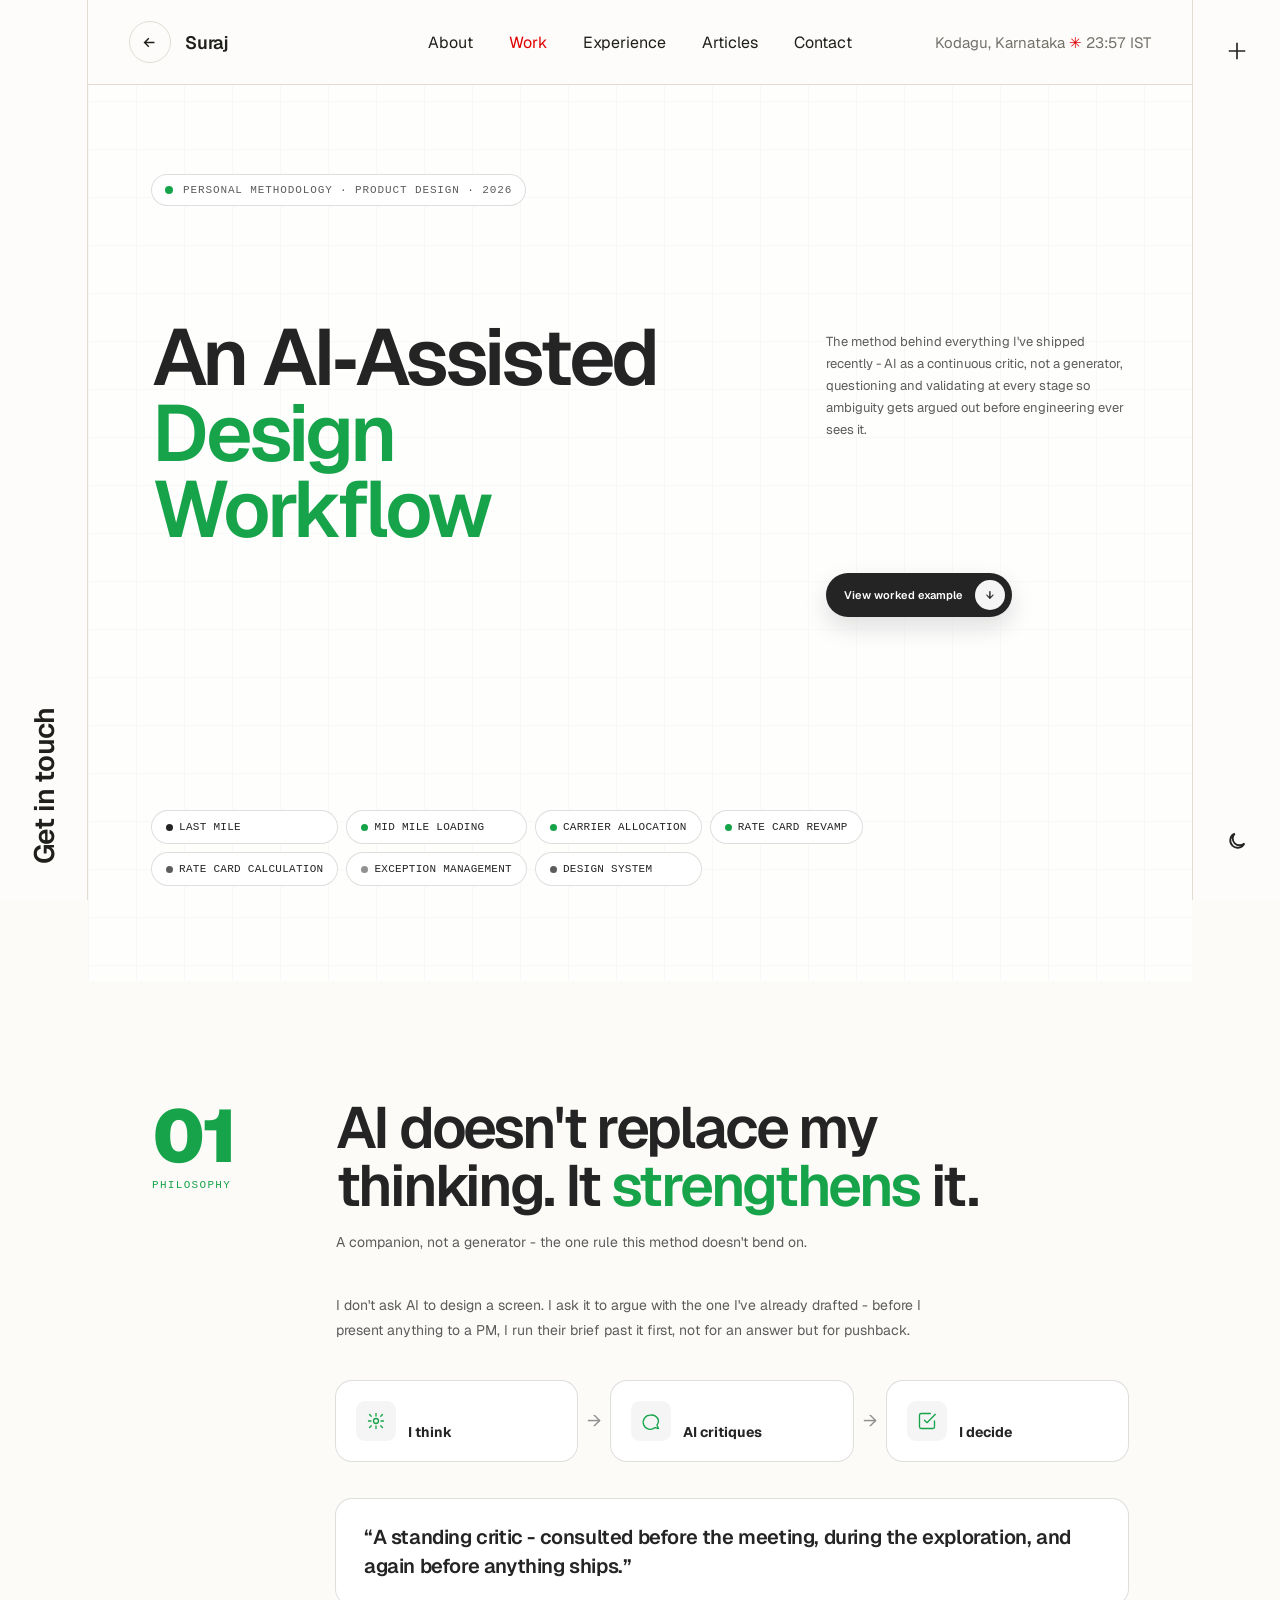
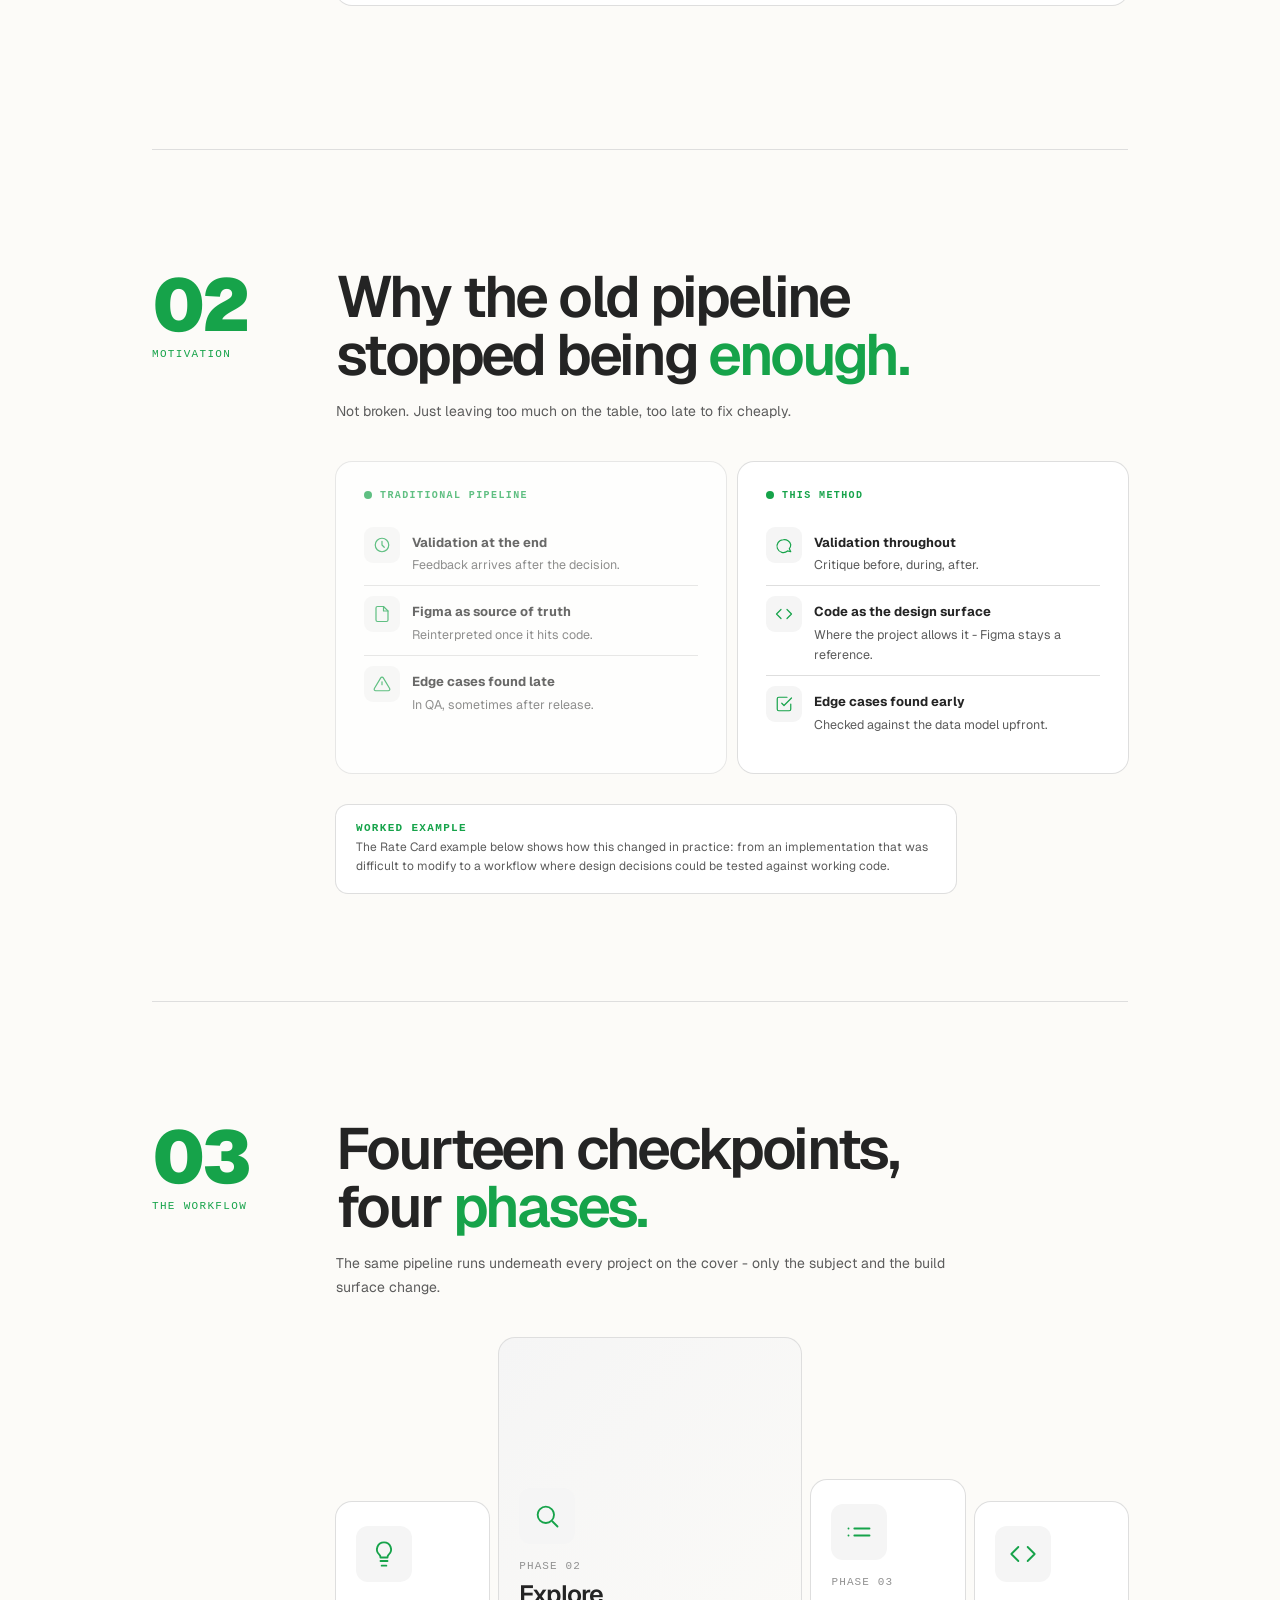
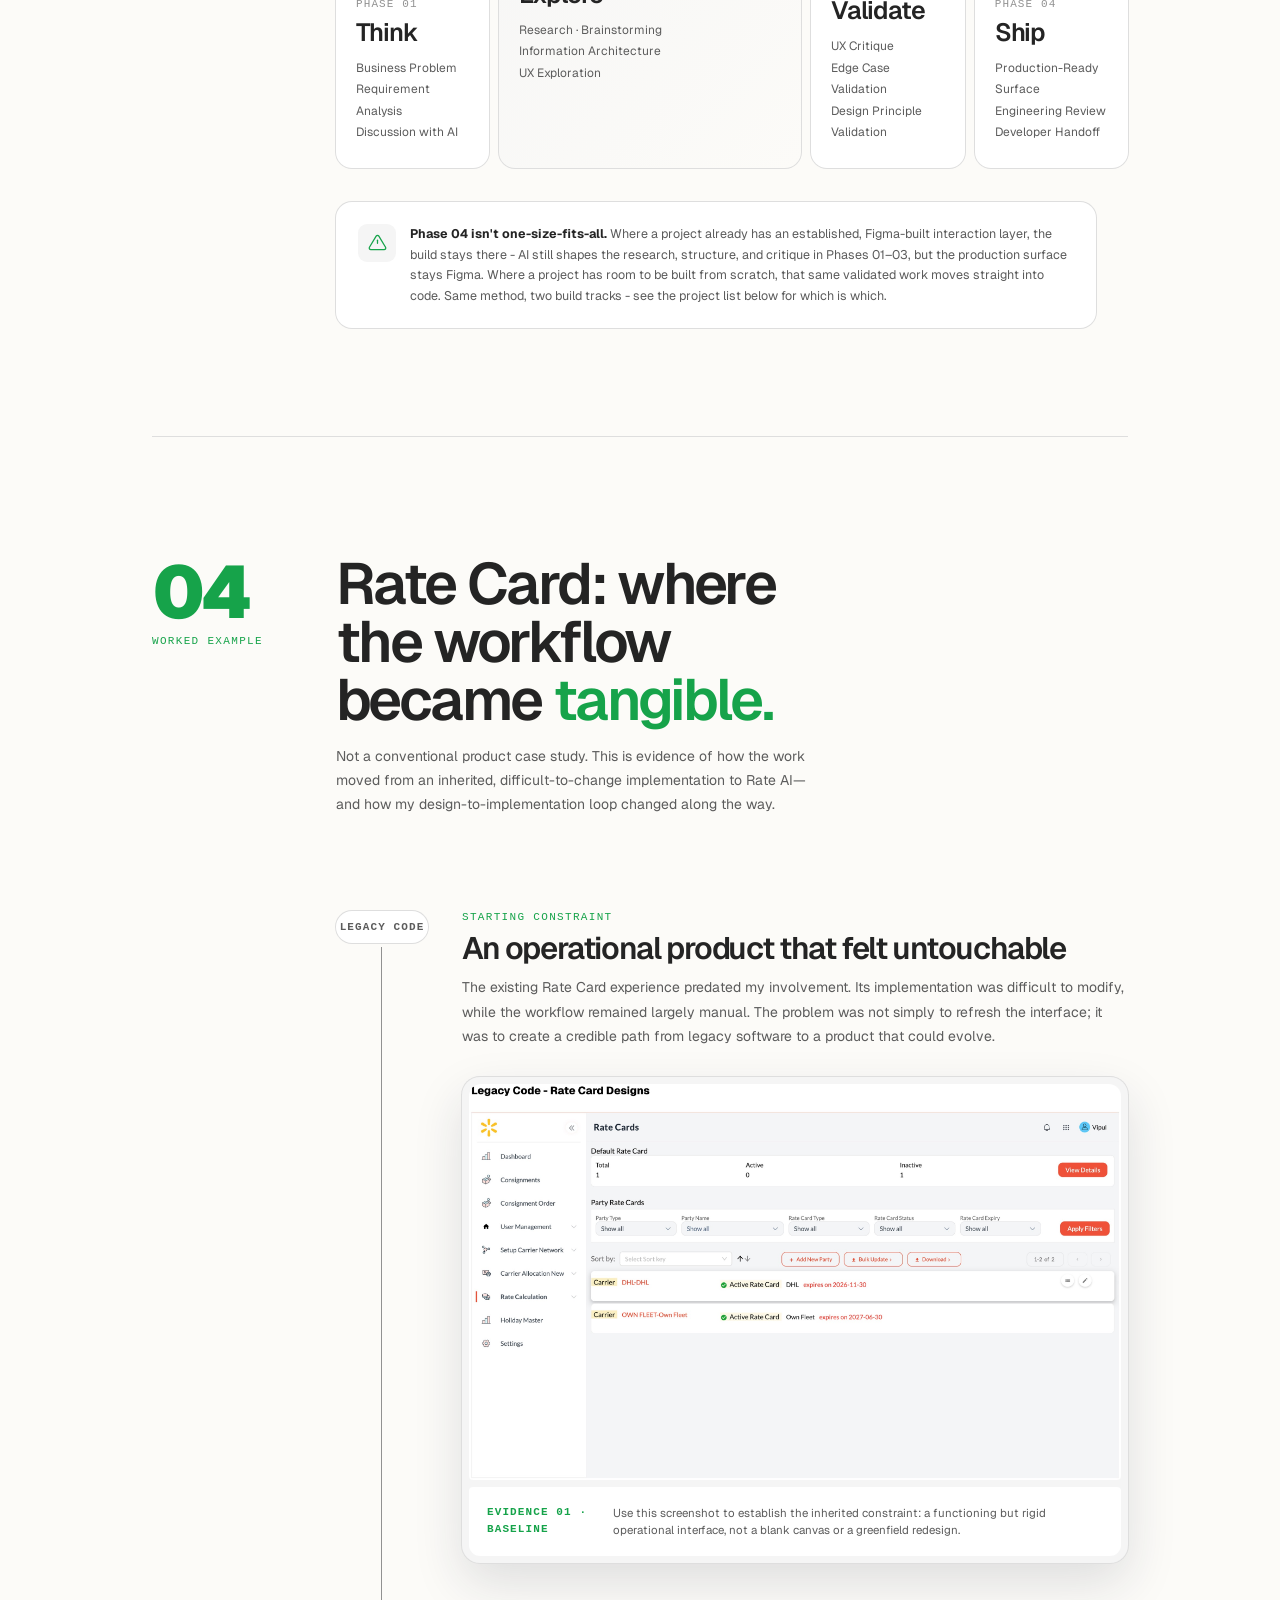
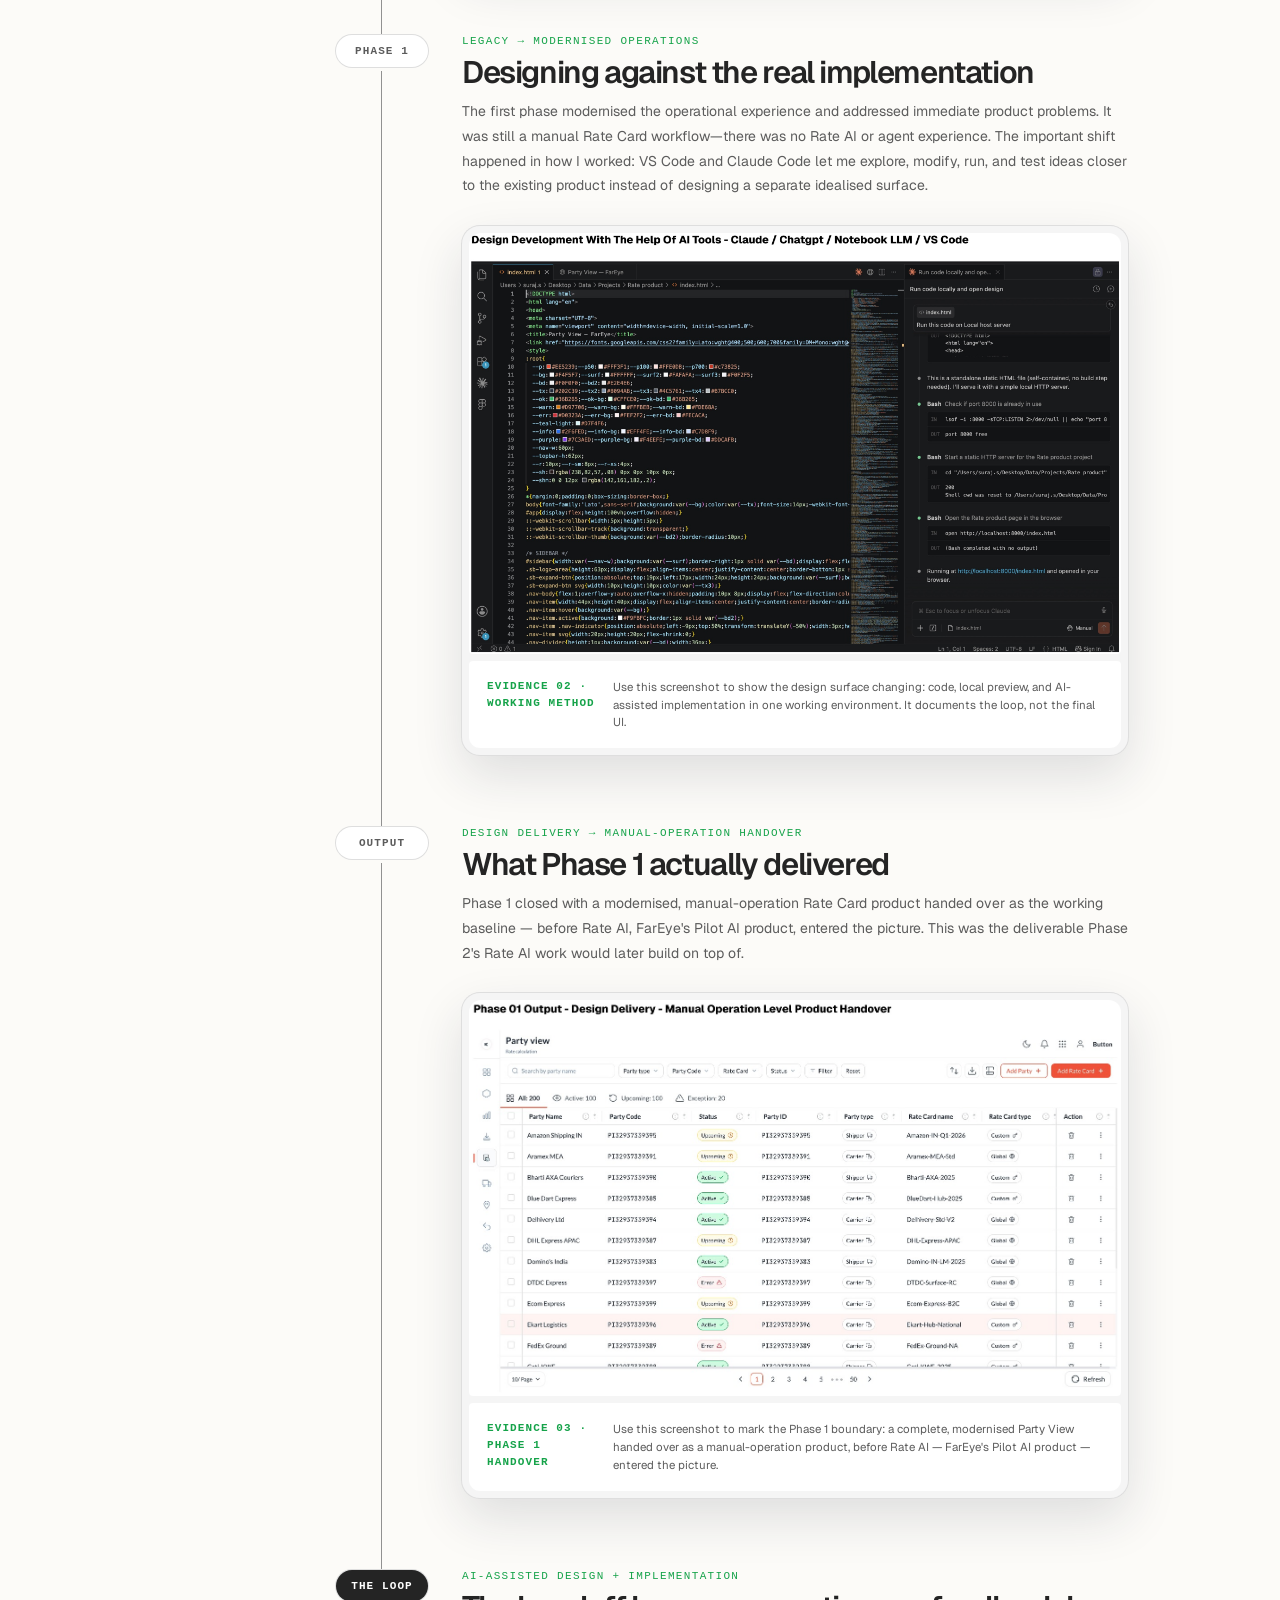
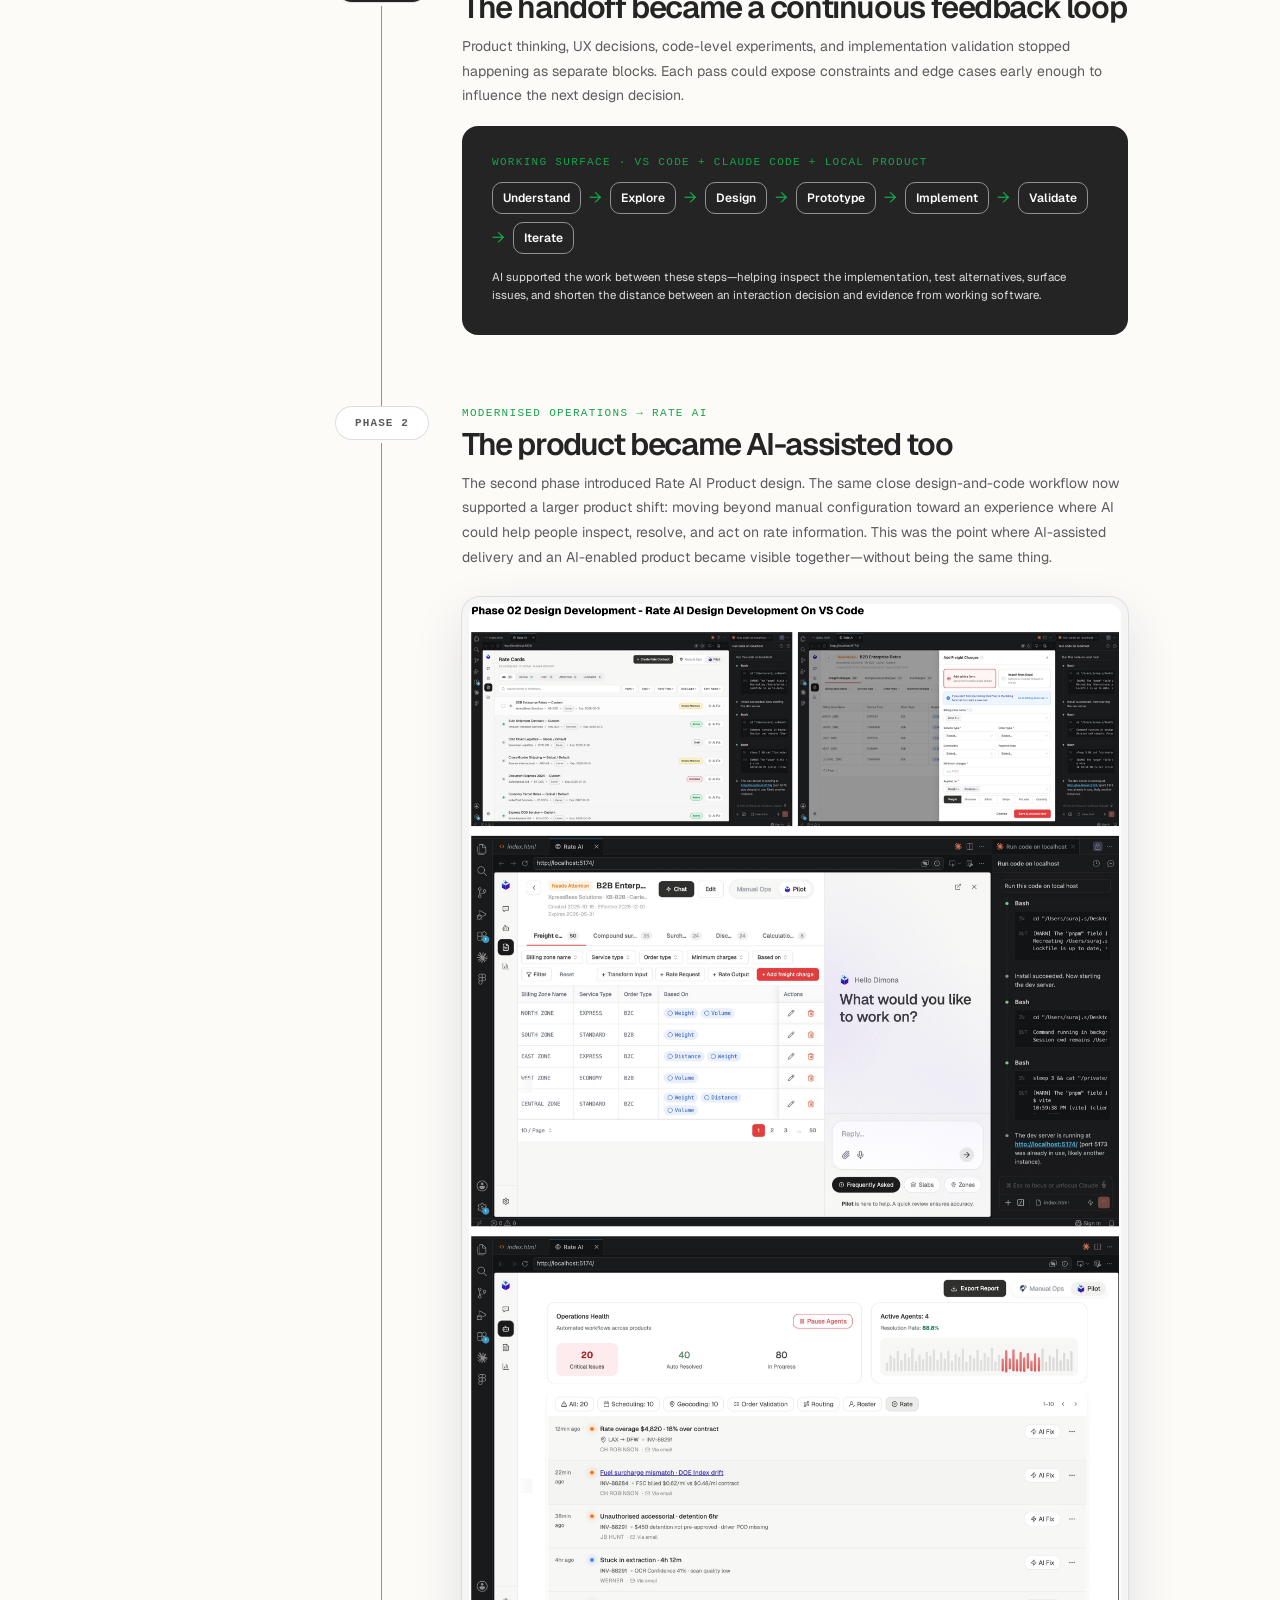
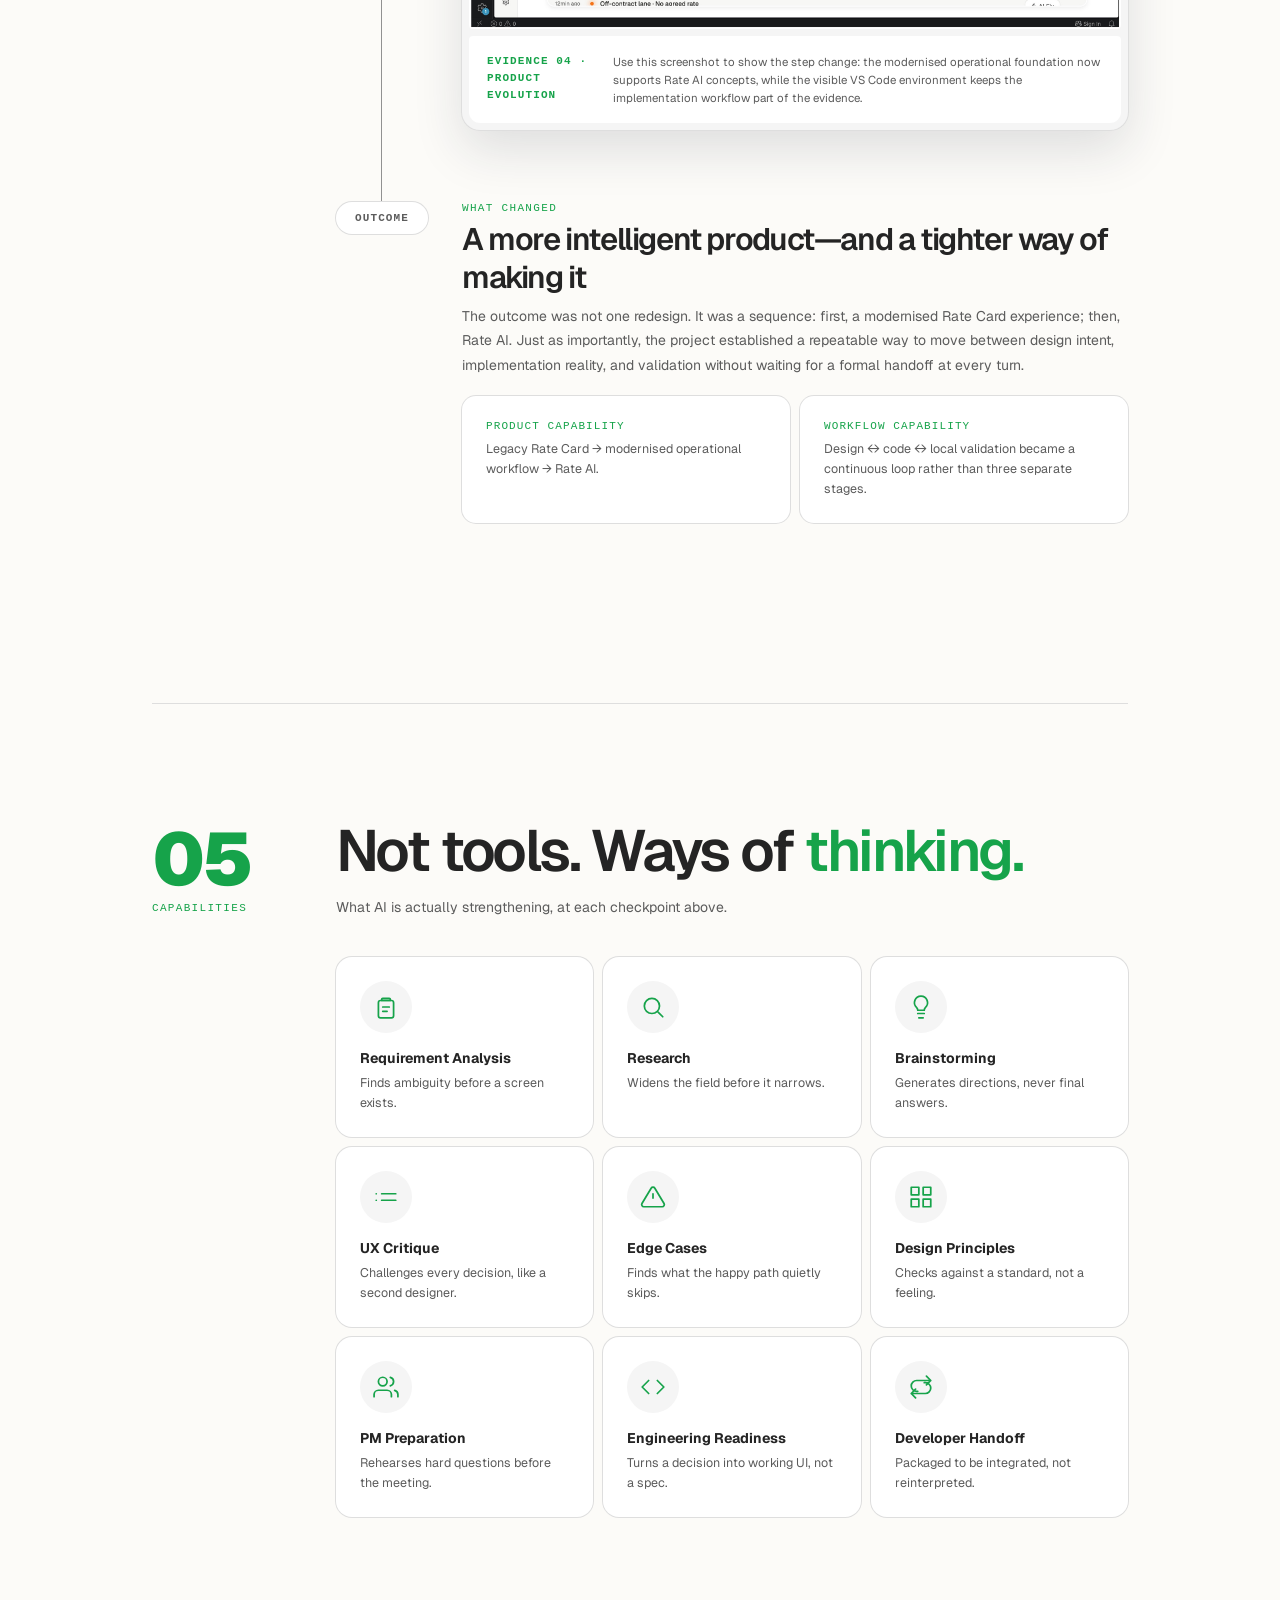
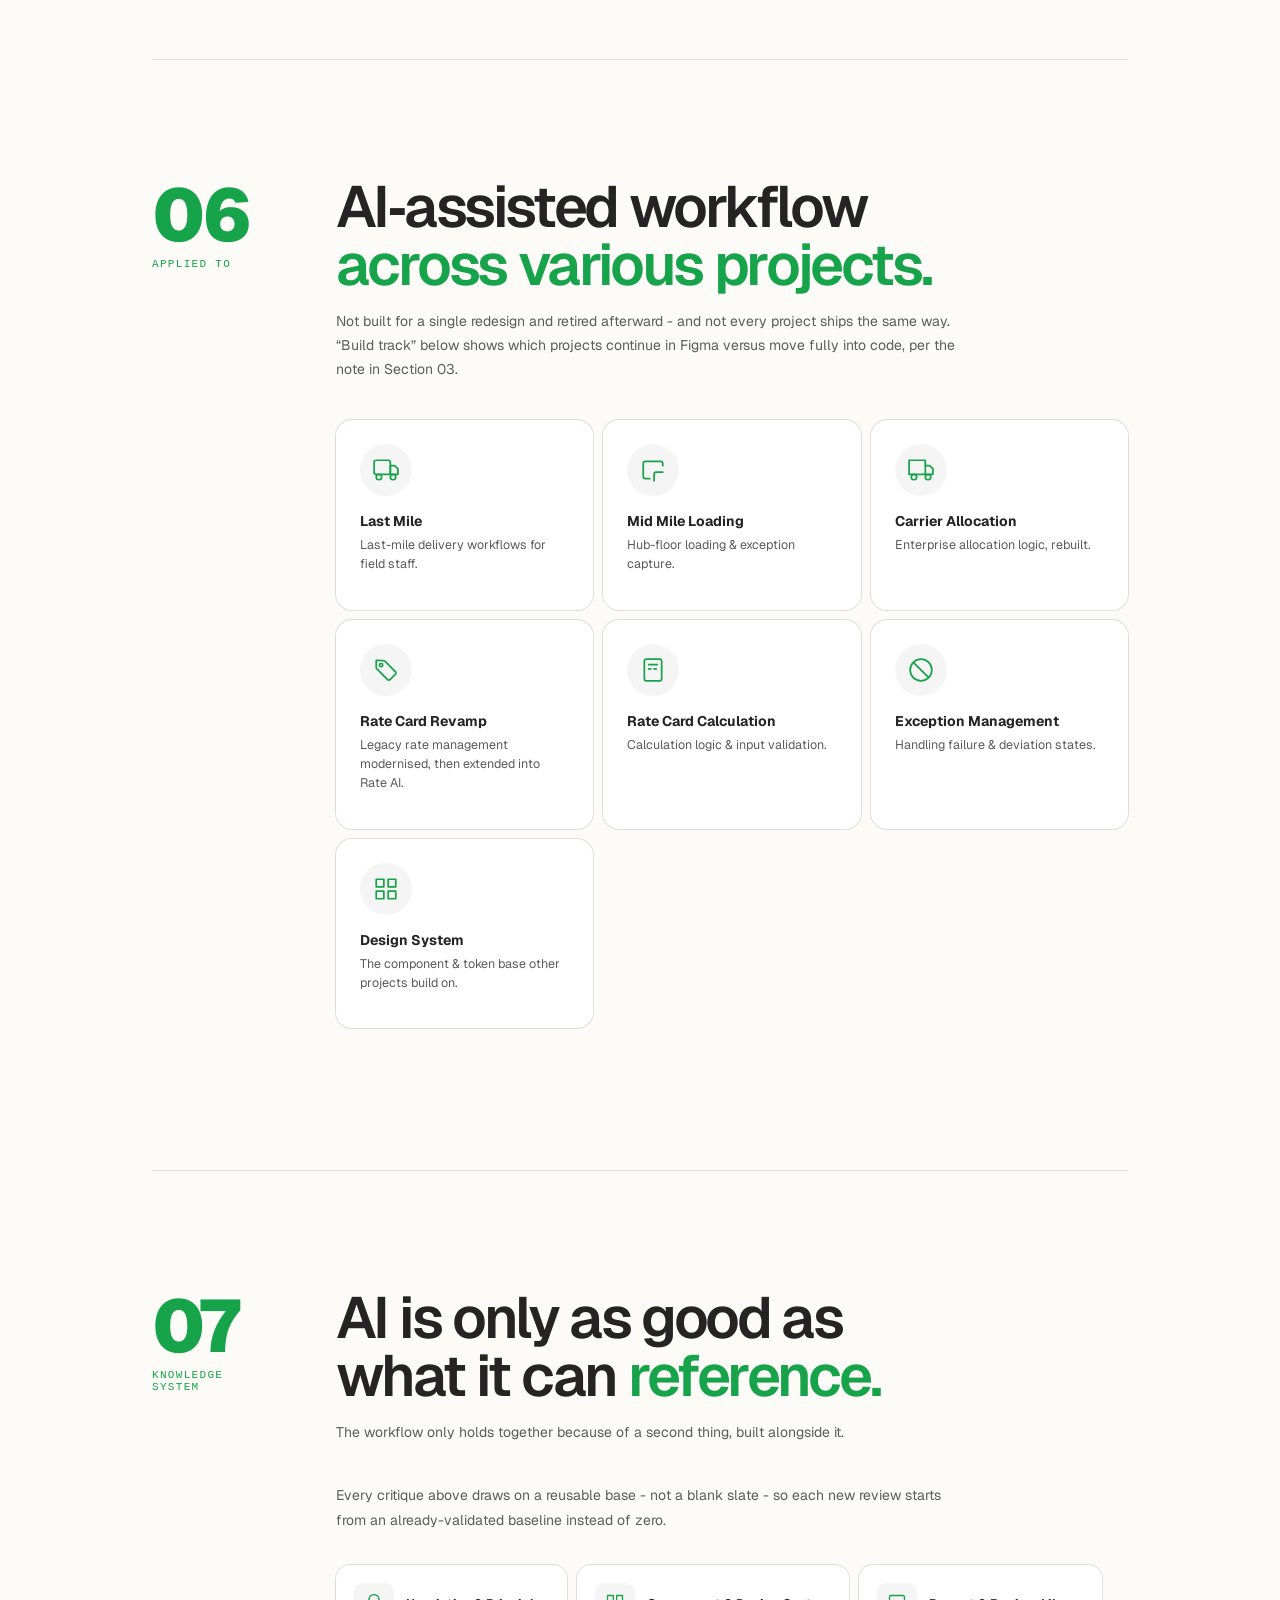
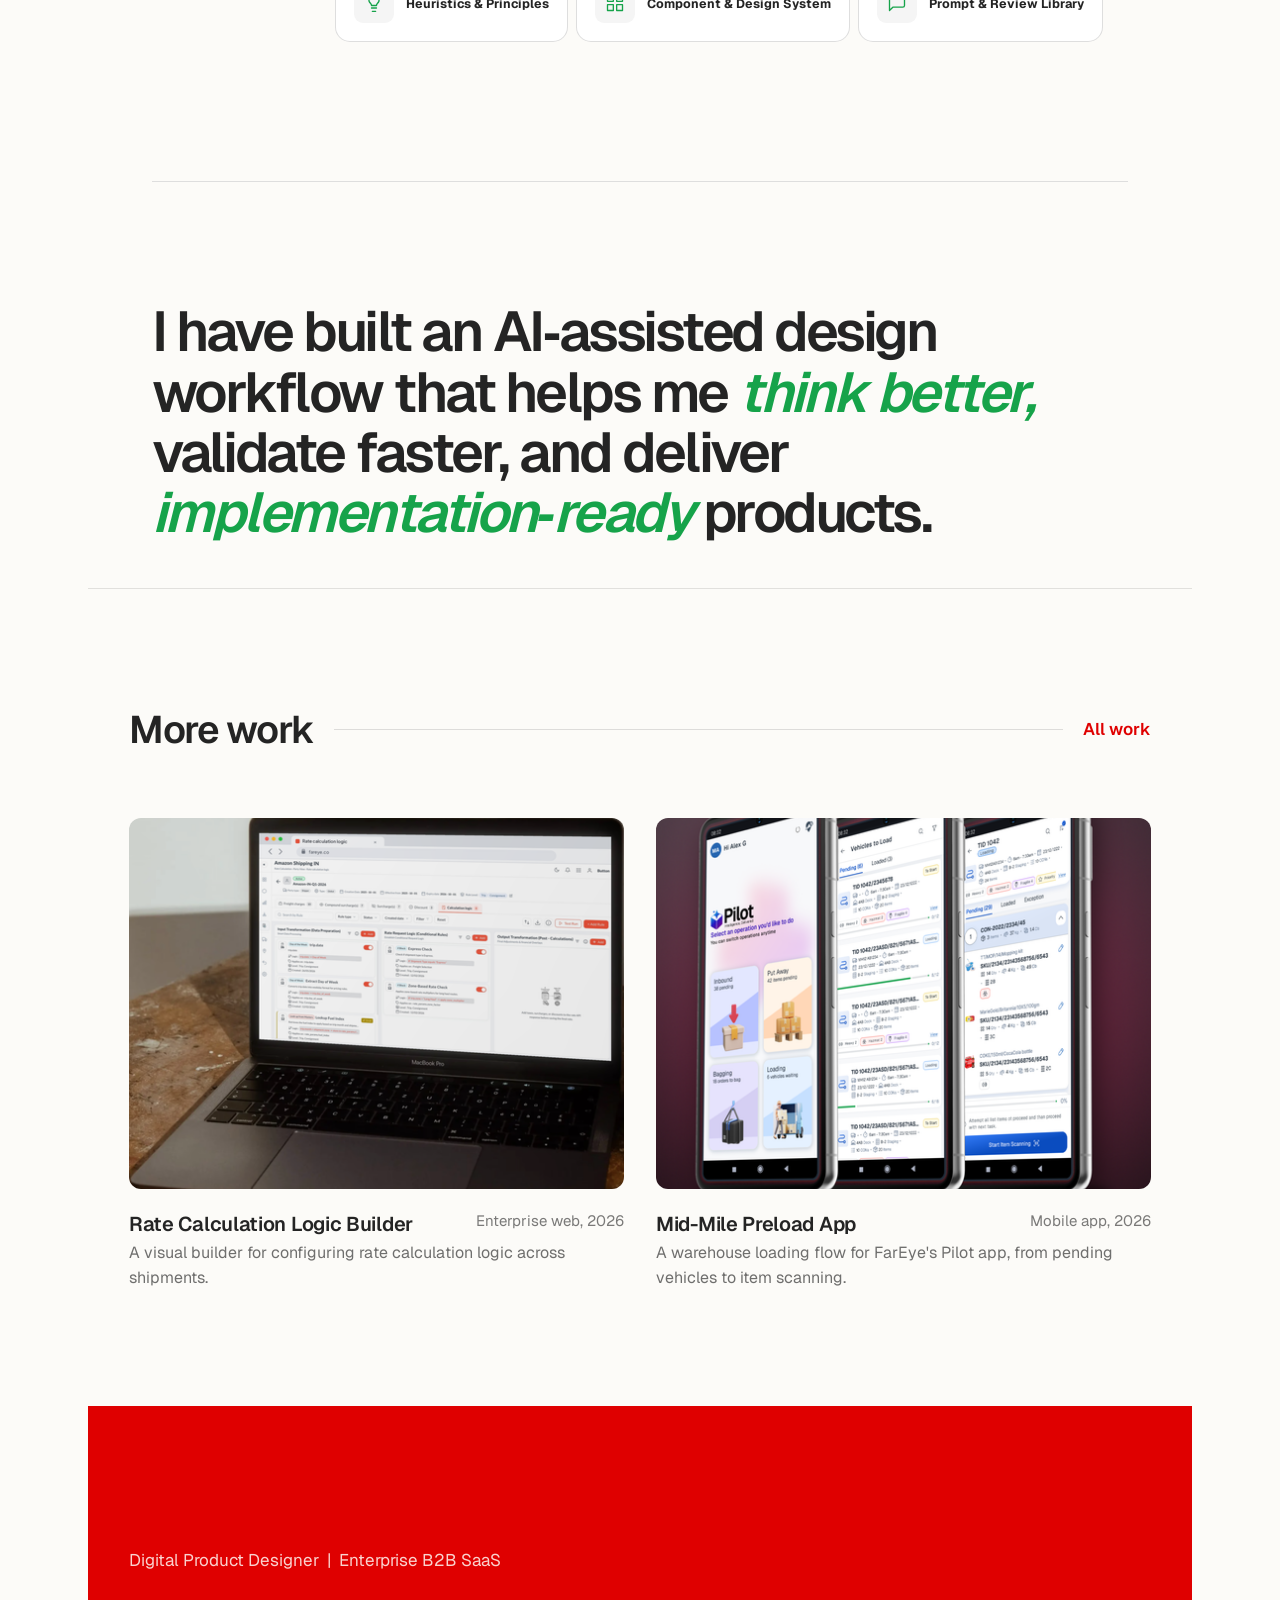
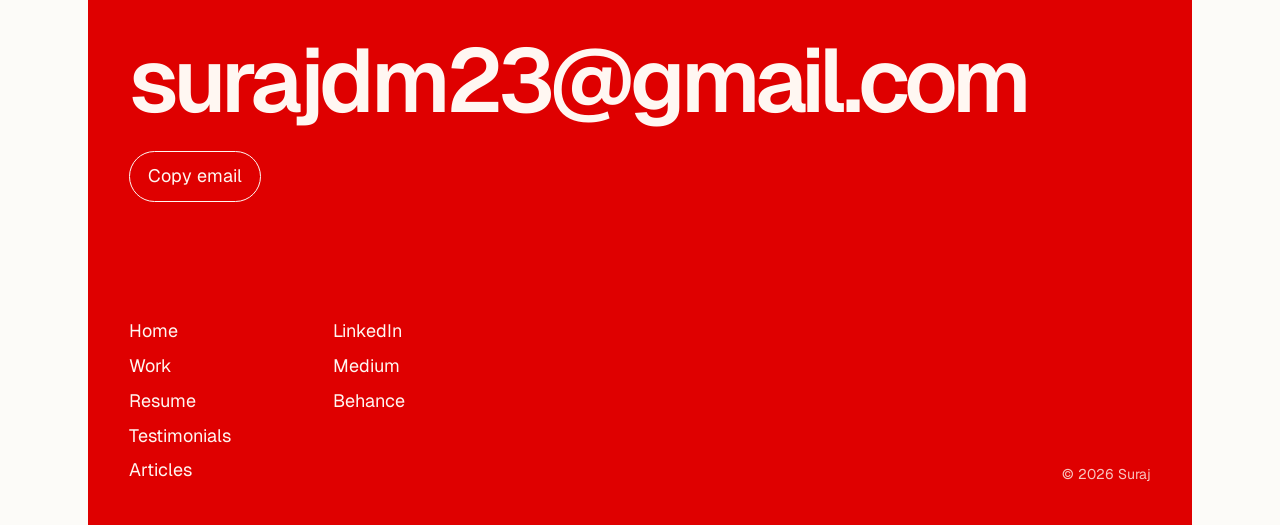
<file: work/ai-assisted-workflow.html>
<!DOCTYPE html>
<html lang="en">
<head>
<meta charset="UTF-8">
<meta name="viewport" content="width=device-width, initial-scale=1.0">
<title>An AI-Assisted Design Workflow — Suraj</title>
<meta name="description" content="A practical AI-assisted product design workflow, demonstrated through the evolution of Rate Card from a legacy tool to Rate AI.">
<script>try{document.documentElement.dataset.theme=localStorage.getItem('theme')||'light'}catch(e){document.documentElement.dataset.theme='light'}</script>
<style>
*{margin:0;padding:0;box-sizing:border-box;}html{scroll-behavior:smooth;}
:root {
  color-scheme: light;
  --cp-bg: #f7f4ef;
  --cp-bg-elevated: #fcfbf8;
  --cp-surface: #ffffff;
  --cp-surface-soft: #f5f5f5;
  --cp-border: #dedede;
  --cp-border-strong: #919191;
  --cp-text: #242424;
  --cp-text-muted: #5c5c5c;
  --cp-text-soft: #6f6f6f;
  --cp-accent: #b11f4b;
  --cp-accent-hover: #9a1a41;
  --cp-accent-soft: rgba(177, 31, 75, 0.08);
  --cp-accent-fg: #ffffff;
  --cp-success: #16a34a;
  --cp-danger: #dc2626;
  --cp-warning: #f59e0b;
  --cp-link: #0078d4;
  --cp-shadow: 0 18px 48px rgba(0, 0, 0, 0.12);
  --cp-overlay: rgba(255, 255, 255, 0.8);
  --cp-panel: rgba(255, 255, 255, 0.86);
  --cp-panel-strong: rgba(255, 255, 255, 0.96);
  --cp-sheen: rgba(255, 255, 255, 0.55);
  --cp-highlight: rgba(177, 31, 75, 0.12);
}
html[data-theme="dark"] {
  color-scheme: dark;
  --cp-bg: #3d3b3a;
  --cp-bg-elevated: #343231;
  --cp-surface: #292929;
  --cp-surface-soft: #2e2e2e;
  --cp-border: #474747;
  --cp-border-strong: #5f5f5f;
  --cp-text: #dedede;
  --cp-text-muted: #919191;
  --cp-text-soft: #b0b0b0;
  --cp-accent: #fd8ea1;
  --cp-accent-hover: #fb7b91;
  --cp-accent-soft: rgba(253, 142, 161, 0.14);
  --cp-accent-fg: #1a1a1a;
  --cp-success: #4ade80;
  --cp-danger: #f87171;
  --cp-warning: #fbbf24;
  --cp-link: #4da6ff;
  --cp-shadow: 0 18px 48px rgba(0, 0, 0, 0.32);
  --cp-overlay: rgba(41, 41, 41, 0.88);
  --cp-panel: rgba(41, 41, 41, 0.72);
  --cp-panel-strong: rgba(41, 41, 41, 0.96);
  --cp-sheen: rgba(255, 255, 255, 0.04);
  --cp-highlight: rgba(253, 142, 161, 0.12);
}
:root{--red:var(--cp-link);--red-lt:var(--cp-surface-soft);--ink:var(--cp-text);--ink-2:var(--cp-text-muted);--ink-3:var(--cp-text-soft);--ink-4:var(--cp-text-muted);--ink-5:var(--cp-border-strong);--rule:var(--cp-border);--surf:var(--cp-surface-soft);--white:var(--cp-surface);--ok:var(--cp-link);--ok-lt:var(--cp-surface-soft);--warn:var(--cp-text-muted);--warn-lt:var(--cp-surface-soft);--warnd:var(--cp-border-strong);--blue:var(--cp-link);--blue-lt:var(--cp-surface-soft);--purple:var(--cp-link);--purple-lt:var(--cp-surface-soft);--display:"Segoe UI",Aptos,Calibri,-apple-system,BlinkMacSystemFont,sans-serif;--body:"Segoe UI",Aptos,Calibri,-apple-system,BlinkMacSystemFont,sans-serif;--mono:Consolas,"Courier New",Courier,monospace;}
body{font-family:var(--body);background:var(--cp-bg);color:var(--cp-text);-webkit-font-smoothing:antialiased;}
nav{position:fixed;top:0;left:0;right:0;z-index:100;height:52px;background:var(--cp-panel-strong);backdrop-filter:blur(12px);border-bottom:1px solid var(--rule);display:flex;align-items:center;padding:0 32px;gap:22px;}
.nav-brand{font-family:var(--display);font-weight:700;font-size:15px;color:var(--ink);white-space:nowrap;}.nav-brand span{color:var(--red);}
.nav-links{display:flex;gap:20px;margin-left:auto;}.nav-links a{font-size:11px;font-weight:500;color:var(--ink-3);text-decoration:none;letter-spacing:.02em;text-transform:uppercase;white-space:nowrap;}.nav-links a:hover{color:var(--ink);}
.cover{padding:120px 0 56px;border-bottom:1px solid var(--rule);margin-top:52px;}
.cover-inner{max-width:1080px;margin:0 auto;padding:0 48px;}
.cover-label{font-family:var(--mono);font-size:11px;color:var(--red);letter-spacing:.12em;text-transform:uppercase;margin-bottom:20px;display:flex;align-items:center;gap:10px;}.cover-label::before{content:'';display:block;width:24px;height:1px;background:var(--red);}
.cover-h1{font-family:var(--display);font-weight:800;font-size:52px;line-height:1.08;letter-spacing:-1.6px;color:var(--ink);margin-bottom:18px;max-width:760px;}.cover-h1 em{font-style:normal;font-weight:900;color:var(--red);}
.cover-p{font-size:15.5px;font-weight:400;line-height:1.75;color:var(--ink-2);max-width:600px;margin-bottom:14px;}
.tag-row{display:flex;gap:8px;flex-wrap:wrap;margin-top:24px;}
.tag{font-family:var(--mono);font-size:10px;letter-spacing:.05em;text-transform:uppercase;color:var(--ink);border:1px solid var(--rule);padding:6px 12px 6px 10px;border-radius:20px;background:var(--surf);display:flex;align-items:center;gap:6px;}
.tag .dot{width:6px;height:6px;border-radius:50%;}
.w{max-width:1080px;margin:0 auto;padding:0 48px;}
.chapter{padding:64px 0 0;}.chapter-inner{display:grid;grid-template-columns:130px 1fr;gap:52px;align-items:start;}
.chapter-index{position:sticky;top:72px;}.chapter-num{font-family:var(--display);font-weight:900;font-size:66px;line-height:1;letter-spacing:-2px;color:var(--rule);user-select:none;}.chapter-tag{font-family:var(--mono);font-size:10px;color:var(--ink-4);letter-spacing:.12em;text-transform:uppercase;margin-top:6px;}
.chapter-title{font-family:var(--display);font-weight:800;font-size:31px;line-height:1.18;letter-spacing:-.8px;color:var(--ink);margin-bottom:6px;}.chapter-title em{font-style:normal;font-weight:900;color:var(--red);}
.chapter-lead{font-size:14px;font-weight:400;line-height:1.7;color:var(--ink-2);margin-bottom:28px;max-width:560px;}
.chapter-divider{height:1px;background:var(--rule);margin:52px 0 0;}
p.body-p{font-size:14px;line-height:1.75;color:var(--ink-2);margin-bottom:12px;max-width:600px;}
p.body-p:last-child{margin-bottom:0;}
.icon{width:26px;height:26px;stroke-width:1.6;fill:none;stroke-linecap:round;stroke-linejoin:round;}
.chip-icon{width:46px;height:46px;border-radius:12px;display:flex;align-items:center;justify-content:center;flex-shrink:0;}
.pull{border-left:3px solid var(--red);padding:16px 24px;margin:26px 0;}.pull p{font-family:var(--display);font-weight:700;font-size:19px;font-style:normal;line-height:1.45;color:var(--ink);}.pull p em{color:var(--red);font-weight:800;}.pull-source{font-family:var(--mono);font-size:10px;color:var(--ink-4);letter-spacing:.08em;text-transform:uppercase;margin-top:8px;}
/* loop */
.loop-row{display:flex;align-items:center;gap:12px;margin:28px 0 24px;flex-wrap:wrap;}
.loop-node{display:flex;align-items:center;gap:12px;background:var(--surf);border:1px solid var(--rule);border-radius:10px;padding:14px 18px;}
.loop-node .chip-icon{width:40px;height:40px;border-radius:9px;background:var(--white);border:1px solid var(--rule);}
.loop-node .icon{width:20px;height:20px;stroke:var(--ink-2);}
.loop-node-label{font-size:14px;font-weight:700;color:var(--ink);}
.loop-arrow{font-size:18px;color:var(--ink-5);}
/* before/after */
.cols-2{display:grid;grid-template-columns:1fr 1fr;gap:2px;margin:22px 0;}
h4{font-size:12px;font-weight:600;letter-spacing:.04em;text-transform:uppercase;color:var(--ink);margin-bottom:10px;}
.ic-panel{padding:24px;}.ic-panel.before{background:var(--cp-accent-soft);}.ic-panel.after{background:var(--ok-lt);}
.ic-heading{font-family:var(--mono);font-size:10px;font-weight:600;letter-spacing:.14em;text-transform:uppercase;margin-bottom:16px;display:flex;align-items:center;gap:8px;}.ic-heading-dot{width:8px;height:8px;border-radius:50%;}
.ic-panel.before .ic-heading{color:var(--cp-danger);}.ic-panel.before .ic-heading-dot{background:var(--cp-danger);}
.ic-panel.after .ic-heading{color:var(--ok);}.ic-panel.after .ic-heading-dot{background:var(--ok);}
.ic-item{display:flex;align-items:flex-start;gap:12px;padding:10px 0;border-bottom:1px solid var(--cp-border);}.ic-item:last-child{border-bottom:none;}
.ic-item .chip-icon{width:36px;height:36px;border-radius:9px;}
.ic-item .icon{width:18px;height:18px;}
.ic-panel.before .chip-icon{background:var(--cp-highlight);}.ic-panel.before .icon{stroke:var(--cp-danger);}
.ic-panel.after .chip-icon{background:var(--cp-surface);}.ic-panel.after .icon{stroke:var(--ok);}
.ic-text{font-size:12.5px;color:var(--ink-2);line-height:1.6;padding-top:6px;}
.ic-text strong{color:var(--ink);display:block;font-size:13px;margin-bottom:2px;}
/* phase strip (colored, icon-led) */
.phase-strip{display:grid;grid-template-columns:repeat(4,1fr);gap:2px;margin:8px 0 4px;}
.phase-card{padding:28px 22px;color:var(--cp-accent-fg);}
.phase-card .chip-icon{width:56px;height:56px;background:var(--cp-sheen);margin-bottom:16px;}
.phase-card .icon{width:28px;height:28px;stroke:var(--cp-accent-fg);}
.phase-eyebrow{font-family:var(--mono);font-size:9px;letter-spacing:.1em;text-transform:uppercase;opacity:.6;margin-bottom:6px;}
.phase-name{font-family:var(--display);font-weight:800;font-size:20px;letter-spacing:-.3px;margin-bottom:10px;}
.phase-stages{font-size:11px;line-height:1.9;opacity:.85;}
.p-think{background:var(--cp-text);}.p-explore{background:var(--cp-link);}.p-validate{background:var(--cp-accent);}.p-ship{background:var(--cp-success);}
.ship-note{display:flex;gap:14px;align-items:flex-start;background:var(--surf);border:1px solid var(--rule);border-radius:8px;padding:18px 22px;margin-top:18px;max-width:640px;}
.ship-note .chip-icon{width:38px;height:38px;border-radius:9px;background:var(--warn-lt);}
.ship-note .icon{width:19px;height:19px;stroke:var(--warn);}
.ship-note-text{font-size:12.5px;color:var(--ink-2);line-height:1.65;}
.ship-note-text strong{color:var(--ink);}
/* worked example */
.case-intro{display:grid;grid-template-columns:minmax(0,1.35fr) minmax(220px,.65fr);gap:28px;align-items:end;margin:0 0 36px;}
.case-distinction{border-left:3px solid var(--cp-accent);padding:4px 0 4px 18px;}
.case-distinction p{font-size:12.5px;line-height:1.6;color:var(--cp-text-muted);}
.case-distinction strong{display:block;color:var(--cp-text);margin-bottom:4px;}
.case-flow{position:relative;display:grid;gap:0;margin-top:8px;}
.case-stage{position:relative;display:grid;grid-template-columns:88px minmax(0,1fr);gap:24px;padding:0 0 44px;}
.case-stage:not(:last-child)::before{content:"";position:absolute;left:43px;top:36px;bottom:0;width:1px;background:var(--cp-border-strong);}
.stage-marker{position:relative;z-index:1;width:88px;height:32px;display:flex;align-items:center;justify-content:center;background:var(--cp-bg);border:1px solid var(--cp-border-strong);border-radius:.625rem;font-family:var(--mono);font-size:9px;font-weight:600;letter-spacing:.1em;text-transform:uppercase;color:var(--cp-text-muted);}
.case-stage.is-method .stage-marker{background:var(--cp-accent);border-color:var(--cp-accent);color:var(--cp-accent-fg);}
.stage-content{min-width:0;}
.stage-kicker{font-family:var(--mono);font-size:9px;letter-spacing:.12em;text-transform:uppercase;color:var(--cp-accent);margin-bottom:7px;}
.stage-title{font-family:var(--display);font-size:22px;line-height:1.2;letter-spacing:-.4px;font-weight:700;color:var(--cp-text);margin-bottom:8px;}
.stage-copy{font-size:13px;line-height:1.68;color:var(--cp-text-muted);max-width:650px;}
.evidence{margin-top:20px;background:var(--cp-surface);border:1px solid var(--cp-border);border-radius:16px;overflow:hidden;box-shadow:0 0 2px var(--cp-border),0 1px 2px var(--cp-border);}
.evidence img{display:block;width:100%;height:auto;background:var(--cp-surface);}
.evidence figcaption{display:grid;grid-template-columns:112px 1fr;gap:14px;padding:14px 16px;border-top:1px solid var(--cp-border);font-size:11.5px;line-height:1.55;color:var(--cp-text-muted);}
.evidence-label{font-family:var(--mono);font-size:9px;font-weight:600;letter-spacing:.1em;text-transform:uppercase;color:var(--cp-accent);}
.method-panel{margin-top:18px;padding:22px;background:var(--cp-text);border-radius:16px;color:var(--cp-accent-fg);}
.method-tools{font-family:var(--mono);font-size:9px;letter-spacing:.12em;text-transform:uppercase;color:var(--cp-accent-fg);opacity:.72;margin-bottom:14px;}
.method-loop{display:flex;align-items:center;gap:8px;flex-wrap:wrap;}
.method-step{padding:7px 10px;border:1px solid var(--cp-border-strong);border-radius:.625rem;font-size:11px;font-weight:600;}
.method-arrow{color:var(--cp-border-strong);}
.method-note{font-size:11.5px;line-height:1.6;color:var(--cp-border);margin-top:14px;max-width:620px;}
.outcome-row{display:grid;grid-template-columns:1fr 1fr;gap:1px;background:var(--cp-border);border:1px solid var(--cp-border);margin-top:18px;}
.outcome-cell{background:var(--cp-surface);padding:20px;}
.outcome-label{font-family:var(--mono);font-size:9px;letter-spacing:.1em;text-transform:uppercase;color:var(--cp-accent);margin-bottom:7px;}
.outcome-cell p{font-size:12.5px;line-height:1.6;color:var(--cp-text-muted);}
.case-transition{margin-top:10px;padding:24px 0 0;border-top:1px solid var(--cp-border);}
.case-transition p{font-family:var(--display);font-size:17px;font-weight:600;line-height:1.55;color:var(--cp-text);max-width:700px;}
/* capability grid */
.cap-grid{display:grid;grid-template-columns:1fr 1fr 1fr;gap:1px;background:var(--rule);border:1px solid var(--rule);margin:24px 0;}
.cap-tile{padding:28px 24px;background:var(--white);}
.cap-tile .chip-icon{width:52px;height:52px;border-radius:50%;background:var(--red-lt);margin-bottom:16px;}
.cap-tile .icon{stroke:var(--red);}
.cap-name{font-size:14px;font-weight:700;color:var(--ink);margin-bottom:6px;}
.cap-line{font-size:12.5px;color:var(--ink-2);line-height:1.6;}
/* projects */
.proj-grid{display:grid;grid-template-columns:1fr 1fr 1fr;gap:1px;background:var(--rule);border:1px solid var(--rule);margin:22px 0;}
.proj-cell{padding:28px 24px;background:var(--white);}
.proj-cell .chip-icon{width:52px;height:52px;border-radius:50%;background:var(--surf);border:1px solid var(--rule);margin-bottom:16px;}
.proj-cell .icon{stroke:var(--ink-3);}
.proj-name{font-size:14px;font-weight:700;color:var(--ink);margin-bottom:5px;}
.proj-line{font-size:12.5px;color:var(--ink-2);line-height:1.55;margin-bottom:12px;}
.rb{font-family:var(--mono);font-size:9px;font-weight:500;letter-spacing:.06em;text-transform:uppercase;padding:4px 9px;border-radius:3px;display:inline-block;text-align:center;margin-right:6px;margin-bottom:4px;}
.rb-live{background:var(--ok-lt);color:var(--ok);}.rb-pending{background:var(--warn-lt);color:var(--warn);}.rb-code{background:var(--blue-lt);color:var(--blue);}.rb-tbd{background:var(--surf);color:var(--ink-4);border:1px dashed var(--ink-5);}
/* knowledge chips */
.k-chips{display:flex;gap:12px;flex-wrap:wrap;margin:20px 0;}
.k-chip{display:flex;align-items:center;gap:12px;background:var(--surf);border:1px solid var(--rule);border-radius:10px;padding:14px 18px;}
.k-chip .chip-icon{width:40px;height:40px;border-radius:9px;background:var(--white);border:1px solid var(--rule);}
.k-chip .icon{width:20px;height:20px;stroke:var(--ink-2);}
.k-chip-label{font-size:12.5px;font-weight:700;color:var(--ink);}
/* callouts */
.callout{padding:13px 18px;border-radius:0 4px 4px 0;margin-top:14px;max-width:600px;}
.callout-needed{background:var(--warn-lt);border:1px dashed var(--warnd);border-left:none;border-radius:4px;}
.co-label{font-family:var(--mono);font-size:9px;letter-spacing:.12em;text-transform:uppercase;margin-bottom:4px;font-weight:600;color:var(--warn);}
.co-body{font-size:12px;color:var(--ink-2);line-height:1.6;}
.close{padding:64px 0 0;}
.close-quote{font-family:var(--display);font-weight:700;font-size:25px;font-style:normal;color:var(--ink);line-height:1.45;max-width:680px;margin-bottom:12px;}
.close-quote em{color:var(--red);font-weight:800;}
.close-sub{font-size:11.5px;color:var(--ink-4);font-family:var(--mono);letter-spacing:.06em;text-transform:uppercase;}
footer{border-top:1px solid var(--rule);padding:32px 48px;display:flex;align-items:center;justify-content:space-between;max-width:1080px;margin:56px auto 0;}
.fl{font-family:var(--mono);font-size:11px;color:var(--ink-4);}.fbrand{font-family:var(--display);font-weight:700;font-size:14px;color:var(--ink-3);}

/* Quiet systems direction: structured white space, graphite, and restrained green */
body{background:var(--cp-bg-elevated);overflow-x:hidden;}
nav{top:18px;left:50%;right:auto;transform:translateX(-50%);width:min(calc(100% - 40px),1080px);height:50px;padding:0 22px;border:0;border-radius:999px;background:var(--cp-panel-strong);box-shadow:0 0 0 1px var(--cp-border),0 8px 24px var(--cp-border);transition:transform 700ms cubic-bezier(.32,.72,0,1),box-shadow 700ms cubic-bezier(.32,.72,0,1)}
.nav-brand{font-size:13px;letter-spacing:-.01em}.nav-brand span{color:var(--cp-success)}.nav-links{gap:20px}.nav-links a{position:relative;font-family:var(--mono);font-size:11px;letter-spacing:.04em;transition:color 500ms cubic-bezier(.32,.72,0,1),transform 500ms cubic-bezier(.32,.72,0,1)}.nav-links a::after{content:"";position:absolute;left:0;right:0;bottom:-8px;height:2px;border-radius:999px;background:var(--cp-success);opacity:0;transform:scaleX(.35);transition:opacity 500ms cubic-bezier(.32,.72,0,1),transform 500ms cubic-bezier(.32,.72,0,1)}.nav-links a:hover{color:var(--cp-success);transform:translateY(-1px)}.nav-links a.is-active{color:var(--cp-success);font-weight:700}.nav-links a.is-active::after{opacity:1;transform:scaleX(1)}
.cover{position:relative;min-height:100dvh;padding:150px 0 96px;margin-top:0;border:0;background-color:var(--cp-bg-elevated);background-image:linear-gradient(var(--cp-border) 1px,transparent 1px),linear-gradient(90deg,var(--cp-border) 1px,transparent 1px);background-size:48px 48px;background-position:center 160px;display:flex;align-items:center}
.cover::before{content:"";position:absolute;inset:0;background:var(--cp-overlay);pointer-events:none}.cover-inner{position:relative;max-width:1180px;width:100%;padding:0 64px;display:grid;grid-template-columns:minmax(0,1.15fr) minmax(280px,.6fr);gap:96px;align-items:start}
.cover-label{grid-column:1/-1;width:max-content;margin:0 0 18px;padding:9px 13px;border-radius:999px;background:var(--cp-surface);box-shadow:0 0 0 1px var(--cp-border);font-size:11px;letter-spacing:.08em;color:var(--cp-text-muted)}.cover-label::before{width:8px;height:8px;border-radius:50%;background:var(--cp-success)}
.cover-h1{font-size:clamp(52px,6.2vw,82px);line-height:.96;letter-spacing:-.055em;max-width:700px;margin:0;text-wrap:balance}.cover-h1 em{color:var(--cp-success);font-weight:700}
.cover-p{font-size:13px;line-height:1.7;max-width:390px;margin:12px 0 0;color:var(--cp-text-muted)}.cover-cta{grid-column:2;justify-self:start;display:inline-flex;align-items:center;gap:12px;margin-top:-70px;padding:7px 7px 7px 18px;border-radius:999px;background:var(--cp-text);color:var(--cp-surface);font-size:11px;font-weight:600;text-decoration:none;box-shadow:0 10px 24px var(--cp-border);transition:transform 650ms cubic-bezier(.32,.72,0,1)}.cover-cta:hover{transform:translateY(-2px)}.cover-cta span{display:grid;place-items:center;width:30px;height:30px;border-radius:50%;background:var(--cp-surface-soft);color:var(--cp-text);transition:transform 650ms cubic-bezier(.32,.72,0,1)}.cover-cta:hover span{transform:translateY(2px)}
.tag-row{grid-column:1/-1;display:grid;grid-template-columns:repeat(4,max-content);margin:72px 0 0;gap:10px}.tag{justify-content:flex-start;padding:10px 14px;border:0;background:var(--cp-surface);box-shadow:0 0 0 1px var(--cp-border);font-size:11px;letter-spacing:.025em}.tag .dot{width:7px;height:7px}
.w{max-width:1180px;padding:0 64px}.chapter{padding:118px 0 20px}.chapter-inner{grid-template-columns:120px minmax(0,1fr);gap:64px}.chapter-index{top:94px}.chapter-num{font-size:74px;letter-spacing:-.06em;color:var(--cp-success)}.chapter-tag{font-size:11px;color:var(--cp-success)}
.chapter-title{font-size:clamp(38px,4.8vw,58px);line-height:1;letter-spacing:-.05em;max-width:760px;margin-bottom:16px;text-wrap:balance}.chapter-title em{color:var(--cp-success)}.chapter-lead{font-size:14px;line-height:1.7;max-width:620px;margin-bottom:38px}.chapter-divider{height:1px;margin:88px 0 0;background:var(--cp-border)}
p.body-p{font-size:14px;line-height:1.78;max-width:620px}.pull{margin:36px 0;padding:24px 28px;border:0;border-radius:16px;background:var(--cp-surface);box-shadow:0 0 0 1px var(--cp-border)}.pull p{font-size:20px;line-height:1.45}.pull p em{color:var(--cp-success)}
.loop-row{display:grid;grid-template-columns:1fr auto 1fr auto 1fr;gap:10px;margin:38px 0}.loop-node{position:relative;align-items:flex-end;border:0;border-radius:16px;background:var(--cp-surface);box-shadow:0 0 0 1px var(--cp-border);padding:20px}.loop-node .chip-icon{border:0;background:var(--cp-surface-soft)}.loop-node .icon{stroke:var(--cp-success)}.loop-arrow{align-self:center}
.cols-2{gap:12px;margin:32px 0}.ic-panel{padding:28px;border-radius:16px;background:var(--cp-surface)!important;box-shadow:0 0 0 1px var(--cp-border)}.ic-panel.before{opacity:.68}.ic-panel .chip-icon{background:var(--cp-surface-soft)!important}.ic-panel.before .icon,.ic-panel.after .icon{stroke:var(--cp-success)}.ic-panel.before .ic-heading,.ic-panel.after .ic-heading{color:var(--cp-success)}.ic-panel.before .ic-heading-dot,.ic-panel.after .ic-heading-dot{background:var(--cp-success)}
.callout{max-width:620px;padding:17px 20px;border:0!important;border-radius:12px!important;background:var(--cp-surface)!important;box-shadow:0 0 0 1px var(--cp-border)}.co-label{font-size:11px;color:var(--cp-success)}
.phase-strip{grid-template-columns:.72fr 1.42fr .72fr .72fr;gap:10px;background:transparent;margin:36px 0 20px;align-items:end}.phase-card{padding:24px 20px;border:0;border-radius:16px;background:var(--cp-surface)!important;color:var(--cp-text);box-shadow:0 0 0 1px var(--cp-border);transition:transform 750ms cubic-bezier(.32,.72,0,1),box-shadow 750ms cubic-bezier(.32,.72,0,1)}.phase-card:nth-child(2){min-height:430px;padding-top:150px;background-color:var(--cp-surface)!important;background-image:linear-gradient(135deg,var(--cp-surface-soft),var(--cp-bg-elevated))!important}.phase-card:hover{transform:translateY(-5px);box-shadow:0 0 0 1px var(--cp-success),0 24px 48px var(--cp-border)}.phase-card .chip-icon{background:var(--cp-surface-soft)}.phase-card .icon{stroke:var(--cp-success)}.phase-eyebrow{font-size:11px;color:var(--cp-border-strong);opacity:1}.phase-name{font-size:25px}.phase-stages{font-size:12px;color:var(--cp-text-muted);opacity:1;line-height:1.8}.ship-note{max-width:760px;margin-top:34px;border:0;border-radius:16px;background:var(--cp-surface);box-shadow:0 0 0 1px var(--cp-border);padding:22px}.ship-note .chip-icon{background:var(--cp-surface-soft)}.ship-note .icon{stroke:var(--cp-success)}
.case-intro{grid-template-columns:minmax(0,1.35fr) minmax(240px,.65fr);gap:64px;margin-bottom:56px}.case-distinction{padding:20px;border:0;border-radius:14px;background:var(--cp-surface);box-shadow:0 0 0 1px var(--cp-border)}.case-distinction strong{color:var(--cp-success)}
.case-flow{gap:0}.case-stage{grid-template-columns:92px minmax(0,1fr);gap:34px;padding-bottom:72px}.case-stage:not(:last-child)::before{left:45px;background:var(--cp-border-strong)}.stage-marker{width:92px;border:0;border-radius:999px;background:var(--cp-surface);box-shadow:0 0 0 1px var(--cp-border);font-size:11px;color:var(--cp-text-muted)}.case-stage.is-method .stage-marker{background:var(--cp-text);color:var(--cp-surface)}.stage-kicker,.evidence-label,.outcome-label{font-size:11px;color:var(--cp-success)}.stage-title{font-size:31px;letter-spacing:-.04em;max-width:680px}.stage-copy{font-size:14px;line-height:1.76;max-width:680px}
.evidence{margin-top:28px;padding:7px;border:0;border-radius:18px;background:var(--cp-surface-soft);box-shadow:0 0 0 1px var(--cp-border),0 20px 50px var(--cp-border);transition:transform 800ms cubic-bezier(.32,.72,0,1)}.evidence:hover{transform:translateY(-4px)}.evidence img{border-radius:12px 12px 4px 4px}.evidence figcaption{margin-top:7px;padding:17px 18px;border:0;border-radius:4px 4px 11px 11px;background:var(--cp-surface)}
.method-panel{padding:30px;border-radius:16px;background:var(--cp-text);box-shadow:none}.method-tools{font-size:11px;color:var(--cp-success);opacity:1}.method-step{font-size:12px;border-color:var(--cp-border-strong);color:var(--cp-surface)}.method-arrow{color:var(--cp-success)}.method-note{color:var(--cp-border)}.outcome-row{gap:10px;border:0;background:transparent}.outcome-cell{padding:24px;border-radius:14px;background:var(--cp-surface);box-shadow:0 0 0 1px var(--cp-border)}.case-transition{margin-top:20px;padding-top:34px}.case-transition p{font-size:20px;line-height:1.5}
.cap-grid,.proj-grid{gap:10px;border:0;background:transparent;margin:34px 0}.cap-tile,.proj-cell{padding:24px;border-radius:16px;background:var(--cp-surface);box-shadow:0 0 0 1px var(--cp-border);transition:transform 700ms cubic-bezier(.32,.72,0,1)}.cap-tile:hover,.proj-cell:hover{transform:translateY(-4px)}.cap-tile .chip-icon,.proj-cell .chip-icon{background:var(--cp-surface-soft);border:0}.cap-tile .icon,.proj-cell .icon{stroke:var(--cp-success)}.rb{border-radius:999px;background:var(--cp-surface-soft)!important;color:var(--cp-text-muted)!important;border:0!important;font-size:11px}.rb-live,.rb-code{color:var(--cp-success)!important}
.k-chips{gap:10px;margin:32px 0}.k-chip{border:0;border-radius:14px;background:var(--cp-surface);box-shadow:0 0 0 1px var(--cp-border);padding:18px}.k-chip .chip-icon{border:0;background:var(--cp-surface-soft)}.k-chip .icon{stroke:var(--cp-success)}
.close{padding:120px 0 32px}.close-quote{font-size:clamp(34px,4.8vw,56px);line-height:1.08;letter-spacing:-.05em;max-width:900px}.close-quote em{color:var(--cp-success)}footer{padding:36px 48px;margin-top:70px}
.reveal{opacity:0;transform:translateY(36px);transition:opacity 900ms cubic-bezier(.32,.72,0,1),transform 900ms cubic-bezier(.32,.72,0,1)}.reveal.is-visible{opacity:1;transform:translateY(0)}
@media (max-width:880px){.nav-links{display:none}.cover-inner{grid-template-columns:1fr;gap:24px}.cover-cta{grid-column:1;margin:0}.tag-row{grid-column:1;grid-template-columns:repeat(2,max-content);margin-top:38px}.chapter-inner{grid-template-columns:1fr}.chapter-index{position:static}.cols-2,.cap-grid,.proj-grid,.case-intro,.outcome-row{grid-template-columns:1fr}.phase-strip{grid-template-columns:1fr 1.25fr}.phase-card:nth-child(2){min-height:360px}.case-stage{grid-template-columns:76px minmax(0,1fr);gap:18px}.case-stage:not(:last-child)::before{left:37px}.stage-marker{width:max-content;min-width:110px;white-space:nowrap;padding:0 14px;}.evidence figcaption{grid-template-columns:1fr}}
@media (max-width:767px){nav{top:12px;width:calc(100% - 24px)}.cover{min-height:100dvh;padding:120px 0 72px}.cover-inner,.w{padding-left:18px;padding-right:18px}.cover-h1{font-size:48px}.cover-label{grid-column:1}.tag-row{grid-template-columns:1fr 1fr;width:100%}.tag{white-space:normal}.chapter{padding:84px 0 0}.chapter-inner{gap:24px}.chapter-num{font-size:56px}.chapter-title{font-size:39px}.chapter-divider{margin-top:68px}.loop-row{grid-template-columns:1fr}.loop-arrow{transform:rotate(90deg);justify-self:center}.phase-strip{grid-template-columns:1fr}.phase-card,.phase-card:nth-child(2){min-height:280px;padding:24px 20px}.case-stage{grid-template-columns:1fr;padding-bottom:58px}.case-stage:not(:last-child)::before{display:none}.stage-marker{width:max-content;padding:0 13px}.stage-title{font-size:28px}.cap-tile,.proj-cell{min-height:0}.close{padding-top:92px}footer{padding:30px 18px;gap:16px;align-items:flex-start;flex-direction:column}}
@media (prefers-reduced-motion:reduce){html{scroll-behavior:auto}.reveal,.reveal.is-visible,.phase-card,.evidence,.cap-tile,.proj-cell,.nav-links a,.cover-cta,.cover-cta span{opacity:1;transform:none;transition:none}}
</style>
<link rel="preconnect" href="https://fonts.googleapis.com">
<link rel="preconnect" href="https://fonts.gstatic.com" crossorigin>
<link href="https://fonts.googleapis.com/css2?family=Geist:wght@300..900&display=swap" rel="stylesheet">
<link rel="stylesheet" href="../assets/shell.css?v=3">
<link rel="stylesheet" href="../assets/harmonize.css?v=3">
<style>/* portfolio header replaces the original fixed nav */html{scroll-padding-top:100px}html[data-theme="dark"]{--cp-bg:#1c1b19;--cp-bg-elevated:#151412;--cp-surface:#1f1d1a;--cp-surface-soft:#252320;--cp-border:#2f2c28;--cp-border-strong:#4a4640;--cp-panel:rgba(31,29,26,.72);--cp-panel-strong:rgba(31,29,26,.96);--cp-overlay:rgba(21,20,18,.88)}.cover{min-height:calc(100dvh - 84px)!important;padding-top:clamp(56px,7vw,96px)!important}</style>
</head>
<body class="pf-body pf-ai">
<!-- ===== Portfolio shell (assets/shell.css) ===== -->
<button class="pf pf-rail pf-rail-l" id="pfRailL" data-pf-contact aria-label="Get in touch"><span id="pfRailLabel">Get in touch</span></button>
<div class="pf pf-rail pf-rail-r">
  <button class="pf-icon pf-plus" data-pf-menu aria-label="Open menu" aria-expanded="false"><svg viewBox="0 0 24 24" fill="none" stroke="currentColor" stroke-width="1.8"><path d="M12 3v18M3 12h18"/></svg></button>
  <button class="pf-icon" data-theme-toggle aria-label="Switch light or dark theme"><svg viewBox="0 0 24 24" fill="none" stroke="currentColor" stroke-width="2"><path d="M20 14.5A8 8 0 1 1 9.5 4a6.5 6.5 0 0 0 10.5 10.5z"/></svg></button>
</div>
<div class="pf pf-header" role="banner">
  <div class="pf-nav">
    <div class="pf-left"><a class="pf-icon pf-back" href="../index.html#work" aria-label="Back to work" title="Back to work"><svg viewBox="0 0 24 24" fill="none" stroke="currentColor" stroke-width="2" aria-hidden="true"><path d="M19 12H5M11 18l-6-6 6-6"/></svg></a><a href="../index.html" class="pf-brand">Suraj</a></div>
    <div class="pf-links" role="navigation" aria-label="Main">
      <a href="../about.html">About</a><a href="../index.html#work" aria-current="page">Work</a><a href="../index.html#experience">Experience</a><a href="../index.html#articles">Articles</a><a href="#" data-pf-contact>Contact</a>
    </div>
    <div class="pf-end">
      <span class="pf-clock" id="pfClock">Kodagu, Karnataka<b>✳</b>--:--</span>
      <button class="pf-icon pf-mobile" data-theme-toggle aria-label="Switch light or dark theme"><svg viewBox="0 0 24 24" fill="none" stroke="currentColor" stroke-width="2"><path d="M20 14.5A8 8 0 1 1 9.5 4a6.5 6.5 0 0 0 10.5 10.5z"/></svg></button>
      <button class="pf-icon pf-plus pf-mobile" data-pf-menu aria-label="Open menu" aria-expanded="false"><svg viewBox="0 0 24 24" fill="none" stroke="currentColor" stroke-width="2"><path d="M12 4v16M4 12h16"/></svg></button>
    </div>
  </div>
</div>
<!-- ===== Original project document ===== -->




<div class="cover">
  <div class="cover-inner">
    <div class="cover-label">Personal Methodology &middot; Product Design &middot; 2026</div>
    <h1 class="cover-h1">An AI&#8209;Assisted <em>Design Workflow</em></h1>
    <p class="cover-p">The method behind everything I've shipped recently - AI as a continuous critic, not a generator, questioning and validating at every stage so ambiguity gets argued out before engineering ever sees it.</p>
    <a class="cover-cta" href="#rate-card">View worked example <span aria-hidden="true">&darr;</span></a>
    <div class="tag-row">
      <div class="tag"><span class="dot" style="background:var(--cp-text);"></span>Last Mile</div>
      <div class="tag"><span class="dot" style="background:var(--cp-success);"></span>Mid Mile Loading</div>
      <div class="tag"><span class="dot" style="background:var(--cp-success);"></span>Carrier Allocation</div>
      <div class="tag"><span class="dot" style="background:var(--cp-success);"></span>Rate Card Revamp</div>
      <div class="tag"><span class="dot" style="background:var(--cp-text-muted);"></span>Rate Card Calculation</div>
      <div class="tag"><span class="dot" style="background:var(--cp-border-strong);"></span>Exception Management</div>
      <div class="tag"><span class="dot" style="background:var(--cp-text-muted);"></span>Design System</div>
    </div>
  </div>
</div>

<div class="w">
<div class="chapter" id="philosophy">
  <div class="chapter-inner">
    <div class="chapter-index"><div class="chapter-num">01</div><div class="chapter-tag">Philosophy</div></div>
    <div>
      <h2 class="chapter-title">AI doesn't replace my thinking. It <em>strengthens</em> it.</h2>
      <p class="chapter-lead">A companion, not a generator - the one rule this method doesn't bend on.</p>
      <p class="body-p">I don't ask AI to design a screen. I ask it to argue with the one I've already drafted - before I present anything to a PM, I run their brief past it first, not for an answer but for pushback.</p>
      <div class="loop-row">
        <div class="loop-node"><div class="chip-icon"><svg class="icon" viewBox="0 0 24 24"><circle cx="12" cy="12" r="3"/><path d="M12 3v3M12 18v3M4.2 4.2l2.1 2.1M17.7 17.7l2.1 2.1M3 12h3M18 12h3M4.2 19.8l2.1-2.1M17.7 6.3l2.1-2.1"/></svg></div><div class="loop-node-label">I think</div></div>
        <div class="loop-arrow">&rarr;</div>
        <div class="loop-node"><div class="chip-icon"><svg class="icon" viewBox="0 0 24 24"><path d="M21 11.5a8.38 8.38 0 01-1.9 5.4L21 21l-4.3-1.1a8.5 8.5 0 11-5.7-14.9 8.5 8.5 0 0110 6.5z"/></svg></div><div class="loop-node-label">AI critiques</div></div>
        <div class="loop-arrow">&rarr;</div>
        <div class="loop-node"><div class="chip-icon"><svg class="icon" viewBox="0 0 24 24"><path d="M9 11l3 3L22 4"/><path d="M21 12v7a2 2 0 01-2 2H5a2 2 0 01-2-2V5a2 2 0 012-2h11"/></svg></div><div class="loop-node-label">I decide</div></div>
      </div>
      <div class="pull"><p>&ldquo;A standing critic - consulted before the meeting, during the exploration, and again before anything ships.&rdquo;</p></div>
    </div>
  </div>
</div>

<div class="chapter-divider"></div>

<div class="chapter" id="why">
  <div class="chapter-inner">
    <div class="chapter-index"><div class="chapter-num">02</div><div class="chapter-tag">Motivation</div></div>
    <div>
      <h2 class="chapter-title">Why the old pipeline stopped being <em>enough.</em></h2>
      <p class="chapter-lead">Not broken. Just leaving too much on the table, too late to fix cheaply.</p>
      <div class="cols-2">
        <div class="ic-panel before">
          <div class="ic-heading"><div class="ic-heading-dot"></div>Traditional pipeline</div>
          <div class="ic-item"><div class="chip-icon"><svg class="icon" viewBox="0 0 24 24"><circle cx="12" cy="12" r="9"/><path d="M12 7v5l3 3"/></svg></div><div class="ic-text"><strong>Validation at the end</strong>Feedback arrives after the decision.</div></div>
          <div class="ic-item"><div class="chip-icon"><svg class="icon" viewBox="0 0 24 24"><path d="M14 2H6a2 2 0 00-2 2v16a2 2 0 002 2h12a2 2 0 002-2V8z"/><path d="M14 2v6h6"/></svg></div><div class="ic-text"><strong>Figma as source of truth</strong>Reinterpreted once it hits code.</div></div>
          <div class="ic-item"><div class="chip-icon"><svg class="icon" viewBox="0 0 24 24"><path d="M10.29 3.86L1.82 18a2 2 0 001.71 3h16.94a2 2 0 001.71-3L13.71 3.86a2 2 0 00-3.42 0z"/><line x1="12" y1="9" x2="12" y2="13"/></svg></div><div class="ic-text"><strong>Edge cases found late</strong>In QA, sometimes after release.</div></div>
        </div>
        <div class="ic-panel after">
          <div class="ic-heading"><div class="ic-heading-dot"></div>This method</div>
          <div class="ic-item"><div class="chip-icon"><svg class="icon" viewBox="0 0 24 24"><path d="M21 11.5a8.38 8.38 0 01-1.9 5.4L21 21l-4.3-1.1a8.5 8.5 0 11-5.7-14.9 8.5 8.5 0 0110 6.5z"/></svg></div><div class="ic-text"><strong>Validation throughout</strong>Critique before, during, after.</div></div>
          <div class="ic-item"><div class="chip-icon"><svg class="icon" viewBox="0 0 24 24"><polyline points="16 18 22 12 16 6"/><polyline points="8 6 2 12 8 18"/></svg></div><div class="ic-text"><strong>Code as the design surface</strong>Where the project allows it - Figma stays a reference.</div></div>
          <div class="ic-item"><div class="chip-icon"><svg class="icon" viewBox="0 0 24 24"><path d="M9 11l3 3L22 4"/><path d="M21 12v7a2 2 0 01-2 2H5a2 2 0 01-2-2V5a2 2 0 012-2h11"/></svg></div><div class="ic-text"><strong>Edge cases found early</strong>Checked against the data model upfront.</div></div>
        </div>
      </div>
      <div class="callout callout-needed"><div class="co-label">Worked example</div><div class="co-body">The Rate Card example below shows how this changed in practice: from an implementation that was difficult to modify to a workflow where design decisions could be tested against working code.</div></div>
    </div>
  </div>
</div>

<div class="chapter-divider"></div>

<div class="chapter" id="workflow">
  <div class="chapter-inner">
    <div class="chapter-index"><div class="chapter-num">03</div><div class="chapter-tag">The Workflow</div></div>
    <div>
      <h2 class="chapter-title">Fourteen checkpoints, four <em>phases.</em></h2>
      <p class="chapter-lead">The same pipeline runs underneath every project on the cover - only the subject and the build surface change.</p>
      <div class="phase-strip">
        <div class="phase-card p-think">
          <div class="chip-icon"><svg class="icon" viewBox="0 0 24 24"><path d="M9 18h6M10 22h4M12 2a6 6 0 00-4 10.5c.5.5 1 1.3 1 2.5h6c0-1.2.5-2 1-2.5A6 6 0 0012 2z"/></svg></div>
          <div class="phase-eyebrow">Phase 01</div>
          <div class="phase-name">Think</div>
          <div class="phase-stages">Business Problem<br>Requirement Analysis<br>Discussion with AI</div>
        </div>
        <div class="phase-card p-explore">
          <div class="chip-icon"><svg class="icon" viewBox="0 0 24 24"><circle cx="11" cy="11" r="7"/><path d="M21 21l-4.3-4.3"/></svg></div>
          <div class="phase-eyebrow">Phase 02</div>
          <div class="phase-name">Explore</div>
          <div class="phase-stages">Research &middot; Brainstorming<br>Information Architecture<br>UX Exploration</div>
        </div>
        <div class="phase-card p-validate">
          <div class="chip-icon"><svg class="icon" viewBox="0 0 24 24"><path d="M8 9h13M8 15h13M3 9h.01M3 15h.01"/></svg></div>
          <div class="phase-eyebrow">Phase 03</div>
          <div class="phase-name">Validate</div>
          <div class="phase-stages">UX Critique<br>Edge Case Validation<br>Design Principle Validation</div>
        </div>
        <div class="phase-card p-ship">
          <div class="chip-icon"><svg class="icon" viewBox="0 0 24 24"><polyline points="16 18 22 12 16 6"/><polyline points="8 6 2 12 8 18"/></svg></div>
          <div class="phase-eyebrow">Phase 04</div>
          <div class="phase-name">Ship</div>
          <div class="phase-stages">Production-Ready Surface<br>Engineering Review<br>Developer Handoff</div>
        </div>
      </div>
      <div class="ship-note">
        <div class="chip-icon"><svg class="icon" viewBox="0 0 24 24"><path d="M10.29 3.86L1.82 18a2 2 0 001.71 3h16.94a2 2 0 001.71-3L13.71 3.86a2 2 0 00-3.42 0z"/><line x1="12" y1="9" x2="12" y2="13"/></svg></div>
        <div class="ship-note-text"><strong>Phase 04 isn't one-size-fits-all.</strong> Where a project already has an established, Figma-built interaction layer, the build stays there - AI still shapes the research, structure, and critique in Phases 01&ndash;03, but the production surface stays Figma. Where a project has room to be built from scratch, that same validated work moves straight into code. Same method, two build tracks - see the project list below for which is which.</div>
      </div>
    </div>
  </div>
</div>

<div class="chapter-divider"></div>

<div class="chapter" id="rate-card">
  <div class="chapter-inner">
    <div class="chapter-index"><div class="chapter-num">04</div><div class="chapter-tag">Worked Example</div></div>
    <div>
      <div class="case-intro">
        <div>
          <h2 class="chapter-title">Rate Card: where the workflow became <em>tangible.</em></h2>
          <p class="chapter-lead">Not a conventional product case study. This is evidence of how the work moved from an inherited, difficult-to-change implementation to Rate AI—and how my design-to-implementation loop changed along the way.</p>
        </div>
      </div>

      <div class="case-flow">
        <article class="case-stage">
          <div class="stage-marker">Legacy code</div>
          <div class="stage-content">
            <div class="stage-kicker">Starting constraint</div>
            <h3 class="stage-title">An operational product that felt untouchable</h3>
            <p class="stage-copy">The existing Rate Card experience predated my involvement. Its implementation was difficult to modify, while the workflow remained largely manual. The problem was not simply to refresh the interface; it was to create a credible path from legacy software to a product that could evolve.</p>
            <figure class="evidence">
              <img src="../images/work/ai-assisted-workflow/01-legacy-rate-card.jpg" alt="Legacy Rate Card interface showing dense filters, actions, and rate-card records in the existing operational product." loading="lazy">
              <figcaption><span class="evidence-label">Evidence 01 · Baseline</span><span>Use this screenshot to establish the inherited constraint: a functioning but rigid operational interface, not a blank canvas or a greenfield redesign.</span></figcaption>
            </figure>
          </div>
        </article>

        <article class="case-stage">
          <div class="stage-marker">Phase 1</div>
          <div class="stage-content">
            <div class="stage-kicker">Legacy → modernised operations</div>
            <h3 class="stage-title">Designing against the real implementation</h3>
            <p class="stage-copy">The first phase modernised the operational experience and addressed immediate product problems. It was still a manual Rate Card workflow—there was no Rate AI or agent experience. The important shift happened in how I worked: VS Code and Claude Code let me explore, modify, run, and test ideas closer to the existing product instead of designing a separate idealised surface.</p>
            <figure class="evidence">
              <img src="../images/work/ai-assisted-workflow/02-vscode-claude-code.jpg" alt="VS Code with Rate Card interface code and Claude Code running the product locally for implementation-level design iteration." loading="lazy">
              <figcaption><span class="evidence-label">Evidence 02 · Working method</span><span>Use this screenshot to show the design surface changing: code, local preview, and AI-assisted implementation in one working environment. It documents the loop, not the final UI.</span></figcaption>
            </figure>
          </div>
        </article>

        <article class="case-stage">
          <div class="stage-marker">Output</div>
          <div class="stage-content">
            <div class="stage-kicker">Design delivery &rarr; manual-operation handover</div>
            <h3 class="stage-title">What Phase 1 actually delivered</h3>
            <p class="stage-copy">Phase 1 closed with a modernised, manual-operation Rate Card product handed over as the working baseline &mdash; before Rate AI, FarEye's Pilot AI product, entered the picture. This was the deliverable Phase 2's Rate AI work would later build on top of.</p>
            <figure class="evidence">
              <img src="../images/work/ai-assisted-workflow/03-phase1-party-view.jpg" alt="Party view screen from the modernised Rate Card product, listing 200 parties with status, rate card name, and type, delivered as the Phase 1 manual-operation handover." loading="lazy">
              <figcaption><span class="evidence-label">Evidence 03 &middot; Phase 1 handover</span><span>Use this screenshot to mark the Phase 1 boundary: a complete, modernised Party View handed over as a manual-operation product, before Rate AI &mdash; FarEye's Pilot AI product &mdash; entered the picture.</span></figcaption>
            </figure>
          </div>
        </article>

        <article class="case-stage is-method">
          <div class="stage-marker">The loop</div>
          <div class="stage-content">
            <div class="stage-kicker">AI-assisted design + implementation</div>
            <h3 class="stage-title">The handoff became a continuous feedback loop</h3>
            <p class="stage-copy">Product thinking, UX decisions, code-level experiments, and implementation validation stopped happening as separate blocks. Each pass could expose constraints and edge cases early enough to influence the next design decision.</p>
            <div class="method-panel">
              <div class="method-tools">Working surface · VS Code + Claude Code + local product</div>
              <div class="method-loop" aria-label="AI-assisted design and implementation loop">
                <span class="method-step">Understand</span><span class="method-arrow">→</span>
                <span class="method-step">Explore</span><span class="method-arrow">→</span>
                <span class="method-step">Design</span><span class="method-arrow">→</span>
                <span class="method-step">Prototype</span><span class="method-arrow">→</span>
                <span class="method-step">Implement</span><span class="method-arrow">→</span>
                <span class="method-step">Validate</span><span class="method-arrow">→</span>
                <span class="method-step">Iterate</span>
              </div>
              <p class="method-note">AI supported the work between these steps—helping inspect the implementation, test alternatives, surface issues, and shorten the distance between an interaction decision and evidence from working software.</p>
            </div>
          </div>
        </article>

        <article class="case-stage">
          <div class="stage-marker">Phase 2</div>
          <div class="stage-content">
            <div class="stage-kicker">Modernised operations → Rate AI</div>
            <h3 class="stage-title">The product became AI-assisted too</h3>
            <p class="stage-copy">The second phase introduced Rate AI Product design. The same close design-and-code workflow now supported a larger product shift: moving beyond manual configuration toward an experience where AI could help people inspect, resolve, and act on rate information. This was the point where AI-assisted delivery and an AI-enabled product became visible together—without being the same thing.</p>
            <figure class="evidence">
              <img src="../images/work/ai-assisted-workflow/04-rate-ai.jpg" alt="Rate AI concepts running in VS Code, including rate-card management, an AI assistant panel, and AI-supported operational issue resolution." loading="lazy">
              <figcaption><span class="evidence-label">Evidence 04 · Product evolution</span><span>Use this screenshot to show the step change: the modernised operational foundation now supports Rate AI concepts, while the visible VS Code environment keeps the implementation workflow part of the evidence.</span></figcaption>
            </figure>
          </div>
        </article>

        <article class="case-stage">
          <div class="stage-marker">Outcome</div>
          <div class="stage-content">
            <div class="stage-kicker">What changed</div>
            <h3 class="stage-title">A more intelligent product—and a tighter way of making it</h3>
            <p class="stage-copy">The outcome was not one redesign. It was a sequence: first, a modernised Rate Card experience; then, Rate AI. Just as importantly, the project established a repeatable way to move between design intent, implementation reality, and validation without waiting for a formal handoff at every turn.</p>
            <div class="outcome-row">
              <div class="outcome-cell"><div class="outcome-label">Product capability</div><p>Legacy Rate Card → modernised operational workflow → Rate AI.</p></div>
              <div class="outcome-cell"><div class="outcome-label">Workflow capability</div><p>Design ↔ code ↔ local validation became a continuous loop rather than three separate stages.</p></div>
            </div>
          </div>
        </article>
      </div>
    </div>
  </div>
</div>

<div class="chapter-divider"></div>

<div class="chapter" id="capabilities">
  <div class="chapter-inner">
    <div class="chapter-index"><div class="chapter-num">05</div><div class="chapter-tag">Capabilities</div></div>
    <div>
      <h2 class="chapter-title">Not tools. Ways of <em>thinking.</em></h2>
      <p class="chapter-lead">What AI is actually strengthening, at each checkpoint above.</p>
      <div class="cap-grid">
        <div class="cap-tile"><div class="chip-icon"><svg class="icon" viewBox="0 0 24 24"><path d="M9 4h6a1 1 0 011 1v1H8V5a1 1 0 011-1z"/><rect x="5" y="6" width="14" height="16" rx="2"/><path d="M9 12h6M9 16h4"/></svg></div><div class="cap-name">Requirement Analysis</div><div class="cap-line">Finds ambiguity before a screen exists.</div></div>
        <div class="cap-tile"><div class="chip-icon"><svg class="icon" viewBox="0 0 24 24"><circle cx="11" cy="11" r="7"/><path d="M21 21l-4.3-4.3"/></svg></div><div class="cap-name">Research</div><div class="cap-line">Widens the field before it narrows.</div></div>
        <div class="cap-tile"><div class="chip-icon"><svg class="icon" viewBox="0 0 24 24"><path d="M9 18h6M10 22h4M12 2a6 6 0 00-4 10.5c.5.5 1 1.3 1 2.5h6c0-1.2.5-2 1-2.5A6 6 0 0012 2z"/></svg></div><div class="cap-name">Brainstorming</div><div class="cap-line">Generates directions, never final answers.</div></div>
        <div class="cap-tile"><div class="chip-icon"><svg class="icon" viewBox="0 0 24 24"><path d="M8 9h13M8 15h13M3 9h.01M3 15h.01"/></svg></div><div class="cap-name">UX Critique</div><div class="cap-line">Challenges every decision, like a second designer.</div></div>
        <div class="cap-tile"><div class="chip-icon"><svg class="icon" viewBox="0 0 24 24"><path d="M10.29 3.86L1.82 18a2 2 0 001.71 3h16.94a2 2 0 001.71-3L13.71 3.86a2 2 0 00-3.42 0z"/><line x1="12" y1="9" x2="12" y2="13"/></svg></div><div class="cap-name">Edge Cases</div><div class="cap-line">Finds what the happy path quietly skips.</div></div>
        <div class="cap-tile"><div class="chip-icon"><svg class="icon" viewBox="0 0 24 24"><rect x="3" y="3" width="7" height="7"/><rect x="14" y="3" width="7" height="7"/><rect x="3" y="14" width="7" height="7"/><rect x="14" y="14" width="7" height="7"/></svg></div><div class="cap-name">Design Principles</div><div class="cap-line">Checks against a standard, not a feeling.</div></div>
        <div class="cap-tile"><div class="chip-icon"><svg class="icon" viewBox="0 0 24 24"><path d="M17 21v-2a4 4 0 00-4-4H5a4 4 0 00-4 4v2"/><circle cx="9" cy="7" r="4"/><path d="M23 21v-2a4 4 0 00-3-3.87M16 3.13a4 4 0 010 7.75"/></svg></div><div class="cap-name">PM Preparation</div><div class="cap-line">Rehearses hard questions before the meeting.</div></div>
        <div class="cap-tile"><div class="chip-icon"><svg class="icon" viewBox="0 0 24 24"><polyline points="16 18 22 12 16 6"/><polyline points="8 6 2 12 8 18"/></svg></div><div class="cap-name">Engineering Readiness</div><div class="cap-line">Turns a decision into working UI, not a spec.</div></div>
        <div class="cap-tile"><div class="chip-icon"><svg class="icon" viewBox="0 0 24 24"><path d="M17 2l4 4-4 4M21 6H8a5 5 0 000 10h1M7 22l-4-4 4-4M3 18h13a5 5 0 000-10h-1"/></svg></div><div class="cap-name">Developer Handoff</div><div class="cap-line">Packaged to be integrated, not reinterpreted.</div></div>
      </div>
    </div>
  </div>
</div>

<div class="chapter-divider"></div>

<div class="chapter" id="projects">
  <div class="chapter-inner">
    <div class="chapter-index"><div class="chapter-num">06</div><div class="chapter-tag">Applied To</div></div>
    <div>
      <h2 class="chapter-title">AI&#8209;assisted workflow <em>across various projects.</em></h2>
      <p class="chapter-lead">Not built for a single redesign and retired afterward - and not every project ships the same way. &ldquo;Build track&rdquo; below shows which projects continue in Figma versus move fully into code, per the note in Section 03.</p>
      <div class="proj-grid">
        <div class="proj-cell"><div class="chip-icon"><svg class="icon" viewBox="0 0 24 24"><rect x="1" y="3" width="15" height="13" rx="2"/><path d="M16 8h4l3 3v5h-7V8z"/><circle cx="5.5" cy="18.5" r="2.5"/><circle cx="18.5" cy="18.5" r="2.5"/></svg></div><div class="proj-name">Last Mile</div><div class="proj-line">Last-mile delivery workflows for field staff.</div></div>
        <div class="proj-cell"><div class="chip-icon"><svg class="icon" viewBox="0 0 24 24"><path d="M21 8V6a2 2 0 00-2-2H5a2 2 0 00-2 2v12a2 2 0 002 2h4"/><path d="M13 22v-6a2 2 0 012-2h6"/></svg></div><div class="proj-name">Mid Mile Loading</div><div class="proj-line">Hub-floor loading &amp; exception capture.</div></div>
        <div class="proj-cell"><div class="chip-icon"><svg class="icon" viewBox="0 0 24 24"><path d="M1 3h15v13H1z"/><path d="M16 8h4l3 3v5h-7"/><circle cx="5.5" cy="18.5" r="2.5"/><circle cx="18.5" cy="18.5" r="2.5"/></svg></div><div class="proj-name">Carrier Allocation</div><div class="proj-line">Enterprise allocation logic, rebuilt.</div></div>
        <div class="proj-cell"><div class="chip-icon"><svg class="icon" viewBox="0 0 24 24"><path d="M20.59 13.41L11 3.83A2 2 0 009.59 3.24L3 3v6.59a2 2 0 00.59 1.41l9.58 9.58a2 2 0 002.82 0l4.6-4.6a2 2 0 000-2.83z"/><circle cx="7.5" cy="7.5" r="1.5"/></svg></div><div class="proj-name">Rate Card Revamp</div><div class="proj-line">Legacy rate management modernised, then extended into Rate AI.</div></div>
        <div class="proj-cell"><div class="chip-icon"><svg class="icon" viewBox="0 0 24 24"><rect x="4" y="2" width="16" height="20" rx="2"/><line x1="8" y1="7" x2="16" y2="7"/><line x1="8" y1="11" x2="10" y2="11"/><line x1="13" y1="11" x2="15" y2="11"/></svg></div><div class="proj-name">Rate Card Calculation</div><div class="proj-line">Calculation logic &amp; input validation.</div></div>
        <div class="proj-cell"><div class="chip-icon"><svg class="icon" viewBox="0 0 24 24"><path d="M4.93 4.93l14.14 14.14M12 2a10 10 0 100 20 10 10 0 000-20z"/></svg></div><div class="proj-name">Exception Management</div><div class="proj-line">Handling failure &amp; deviation states.</div></div>
        <div class="proj-cell"><div class="chip-icon"><svg class="icon" viewBox="0 0 24 24"><rect x="3" y="3" width="7" height="7"/><rect x="14" y="3" width="7" height="7"/><rect x="3" y="14" width="7" height="7"/><rect x="14" y="14" width="7" height="7"/></svg></div><div class="proj-name">Design System</div><div class="proj-line">The component &amp; token base other projects build on.</div></div>
      </div>
    </div>
  </div>
</div>

<div class="chapter-divider"></div>

<div class="chapter" id="knowledge">
  <div class="chapter-inner">
    <div class="chapter-index"><div class="chapter-num">07</div><div class="chapter-tag">Knowledge System</div></div>
    <div>
      <h2 class="chapter-title">AI is only as good as what it can <em>reference.</em></h2>
      <p class="chapter-lead">The workflow only holds together because of a second thing, built alongside it.</p>
      <p class="body-p">Every critique above draws on a reusable base - not a blank slate - so each new review starts from an already-validated baseline instead of zero.</p>
      <div class="k-chips">
        <div class="k-chip"><div class="chip-icon"><svg class="icon" viewBox="0 0 24 24"><path d="M9 18h6M10 22h4M12 2a6 6 0 00-4 10.5c.5.5 1 1.3 1 2.5h6c0-1.2.5-2 1-2.5A6 6 0 0012 2z"/></svg></div><div class="k-chip-label">Heuristics &amp; Principles</div></div>
        <div class="k-chip"><div class="chip-icon"><svg class="icon" viewBox="0 0 24 24"><rect x="3" y="3" width="7" height="7"/><rect x="14" y="3" width="7" height="7"/><rect x="3" y="14" width="7" height="7"/><rect x="14" y="14" width="7" height="7"/></svg></div><div class="k-chip-label">Component &amp; Design System</div></div>
        <div class="k-chip"><div class="chip-icon"><svg class="icon" viewBox="0 0 24 24"><path d="M21 15a2 2 0 01-2 2H7l-4 4V5a2 2 0 012-2h14a2 2 0 012 2z"/></svg></div><div class="k-chip-label">Prompt &amp; Review Library</div></div>
      </div>
    </div>
  </div>
</div>

<div class="chapter-divider"></div>
</div>

<div class="close">
  <div class="w">
    <p class="close-quote">I have built an AI&#8209;assisted design workflow that helps me <em>think better,</em> validate faster, and deliver <em>implementation&#8209;ready</em> products.</p>
  </div>
</div>

<footer>
  <div><div class="fl">D Suraj &middot; Personal Methodology &middot; 2026</div></div>
  <div class="fbrand">Design Workflow</div>
</footer>

<script>
  const revealTargets = document.querySelectorAll(
    ".chapter, .case-stage, .cap-tile, .proj-cell, .close-quote"
  );

  if (window.matchMedia("(prefers-reduced-motion: reduce)").matches) {
    revealTargets.forEach((target) => target.classList.add("is-visible"));
  } else {
    revealTargets.forEach((target) => target.classList.add("reveal"));
    const revealObserver = new IntersectionObserver(
      (entries) => {
        entries.forEach((entry) => {
          if (!entry.isIntersecting) return;
          entry.target.classList.add("is-visible");
          revealObserver.unobserve(entry.target);
        });
      },
      { threshold: 0.12, rootMargin: "0px 0px -8% 0px" }
    );
    revealTargets.forEach((target) => revealObserver.observe(target));
  }

  const navSectionLinks = [...document.querySelectorAll('.nav-links a[href^="#"]')];
  const navSections = navSectionLinks
    .map((link) => document.querySelector(link.getAttribute("href")))
    .filter(Boolean);

  const setActiveSection = (sectionId) => {
    navSectionLinks.forEach((link) => {
      const isActive = link.getAttribute("href") === `#${sectionId}`;
      link.classList.toggle("is-active", isActive);
      if (isActive) {
        link.setAttribute("aria-current", "location");
      } else {
        link.removeAttribute("aria-current");
      }
    });
  };

  const sectionObserver = new IntersectionObserver(
    (entries) => {
      const current = entries
        .filter((entry) => entry.isIntersecting)
        .sort((a, b) => a.boundingClientRect.top - b.boundingClientRect.top)[0];
      if (current) setActiveSection(current.target.id);
    },
    { rootMargin: "-28% 0px -62% 0px", threshold: 0 }
  );

  navSections.forEach((section) => sectionObserver.observe(section));
  navSectionLinks.forEach((link) => {
    link.addEventListener("click", () => {
      setActiveSection(link.getAttribute("href").slice(1));
    });
  });
</script>

<!-- ===== Portfolio shell ===== -->
<div class="pf pf-more"><div class="pf-mhead"><h2>More work</h2><span></span><a href="../index.html#work">All work</a></div><div class="pf-mgrid"><a class="pf-card" href="rate-calculation-logic-builder.html"><div class="pf-thumb"><img src="../images/projects/rate-calculation-logic-builder.png" alt="" loading="lazy"></div><h3>Rate Calculation Logic Builder<span>Enterprise web, 2026</span></h3><p>A visual builder for configuring rate calculation logic across shipments.</p></a><a class="pf-card" href="mid-mile-preload-app.html"><div class="pf-thumb"><img src="../images/projects/mid-mile-preload-app.png" alt="" loading="lazy"></div><h3>Mid-Mile Preload App<span>Mobile app, 2026</span></h3><p>A warehouse loading flow for FarEye's Pilot app, from pending vehicles to item scanning.</p></a></div></div>
<div class="pf pf-footer" id="pfContact" role="contentinfo">
  <p class="pf-tag">Digital Product Designer &nbsp;|&nbsp; Enterprise B2B SaaS</p>
  <a class="pf-mail" href="mailto:surajdm23@gmail.com">surajdm23@gmail.com</a><br>
  <button class="pf-ghost" data-pf-copy>Copy email</button>
  <div class="pf-foot">
    <div class="pf-cols">
      <ul><li><a href="../index.html">Home</a></li><li><a href="../index.html#work">Work</a></li><li><a href="../index.html#experience">Resume</a></li><li><a href="../index.html#testimonials">Testimonials</a></li><li><a href="../index.html#articles">Articles</a></li></ul>
      <ul><li><a href="https://www.linkedin.com/in/surajdm23/" target="_blank" rel="noopener noreferrer">LinkedIn</a></li><li><a href="https://medium.com/@surajdm23" target="_blank" rel="noopener noreferrer">Medium</a></li><li><a href="https://www.behance.net/surajdsuraj" target="_blank" rel="noopener noreferrer">Behance</a></li></ul>
    </div>
    <small>© <span id="pfYear"></span> Suraj</small>
  </div>
</div>
<div class="pf pf-scrim" id="pfScrim"></div>
<div class="pf pf-menu" id="pfMenu" role="dialog" aria-modal="true" aria-label="Menu">
  <div class="pf-mtop"><strong>Suraj</strong><button class="pf-close" data-pf-close aria-label="Close menu"><svg viewBox="0 0 24 24" fill="none" stroke="currentColor" stroke-width="2"><path d="M5 5l14 14M19 5L5 19"/></svg></button></div>
  <div class="pf-mlinks" role="navigation"><a href="../index.html">Home</a><a href="../about.html">About</a><a href="../index.html#services">Services</a><a href="../index.html#work">Work</a><a href="../index.html#experience">Experience</a><a href="../index.html#articles">Articles</a><a href="#" data-pf-contact>Contact</a></div>
  <p class="pf-mfoot">Digital Product Designer &nbsp;|&nbsp; Enterprise B2B SaaS</p>
</div>
<div class="pf pf-drawer" id="pfDrawer" role="dialog" aria-modal="true" aria-label="Contact">
  <div class="pf-dtop">
    <div class="pf-socials"><a href="https://www.linkedin.com/in/surajdm23/" target="_blank" rel="noopener noreferrer">LinkedIn</a><a href="https://medium.com/@surajdm23" target="_blank" rel="noopener noreferrer">Medium</a><a href="https://www.behance.net/surajdsuraj" target="_blank" rel="noopener noreferrer">Behance</a></div>
    <button class="pf-close" data-pf-close aria-label="Close contact"><svg viewBox="0 0 24 24" fill="none" stroke="currentColor" stroke-width="2"><path d="M5 5l14 14M19 5L5 19"/></svg></button>
  </div>
  <div>
    <a class="pf-mail" href="mailto:surajdm23@gmail.com">surajdm23@gmail.com</a>
    <p>Tell me a little about what you're building, your timeline and where you need help. I usually reply within two working days.</p>
    <div class="pf-drow"><button class="pf-ghost" data-pf-copy>Copy email</button><a class="pf-ghost pf-drow-dl" href="../pdf/Daddera%20Suraj%20S%20-%20Resume.pdf" download="Daddera-Suraj-S-Resume.pdf"><svg viewBox="0 0 24 24" fill="none" stroke="currentColor" stroke-width="2" aria-hidden="true"><path d="M12 4v11M7 10l5 5 5-5M5 20h14"/></svg>Download CV</a></div>
  </div>
</div>
<div class="pf pf-cursor" id="pfCursor" aria-hidden="true"></div>
<script src="../assets/shell.js?v=3"></script>
</body>
</html>
</file>
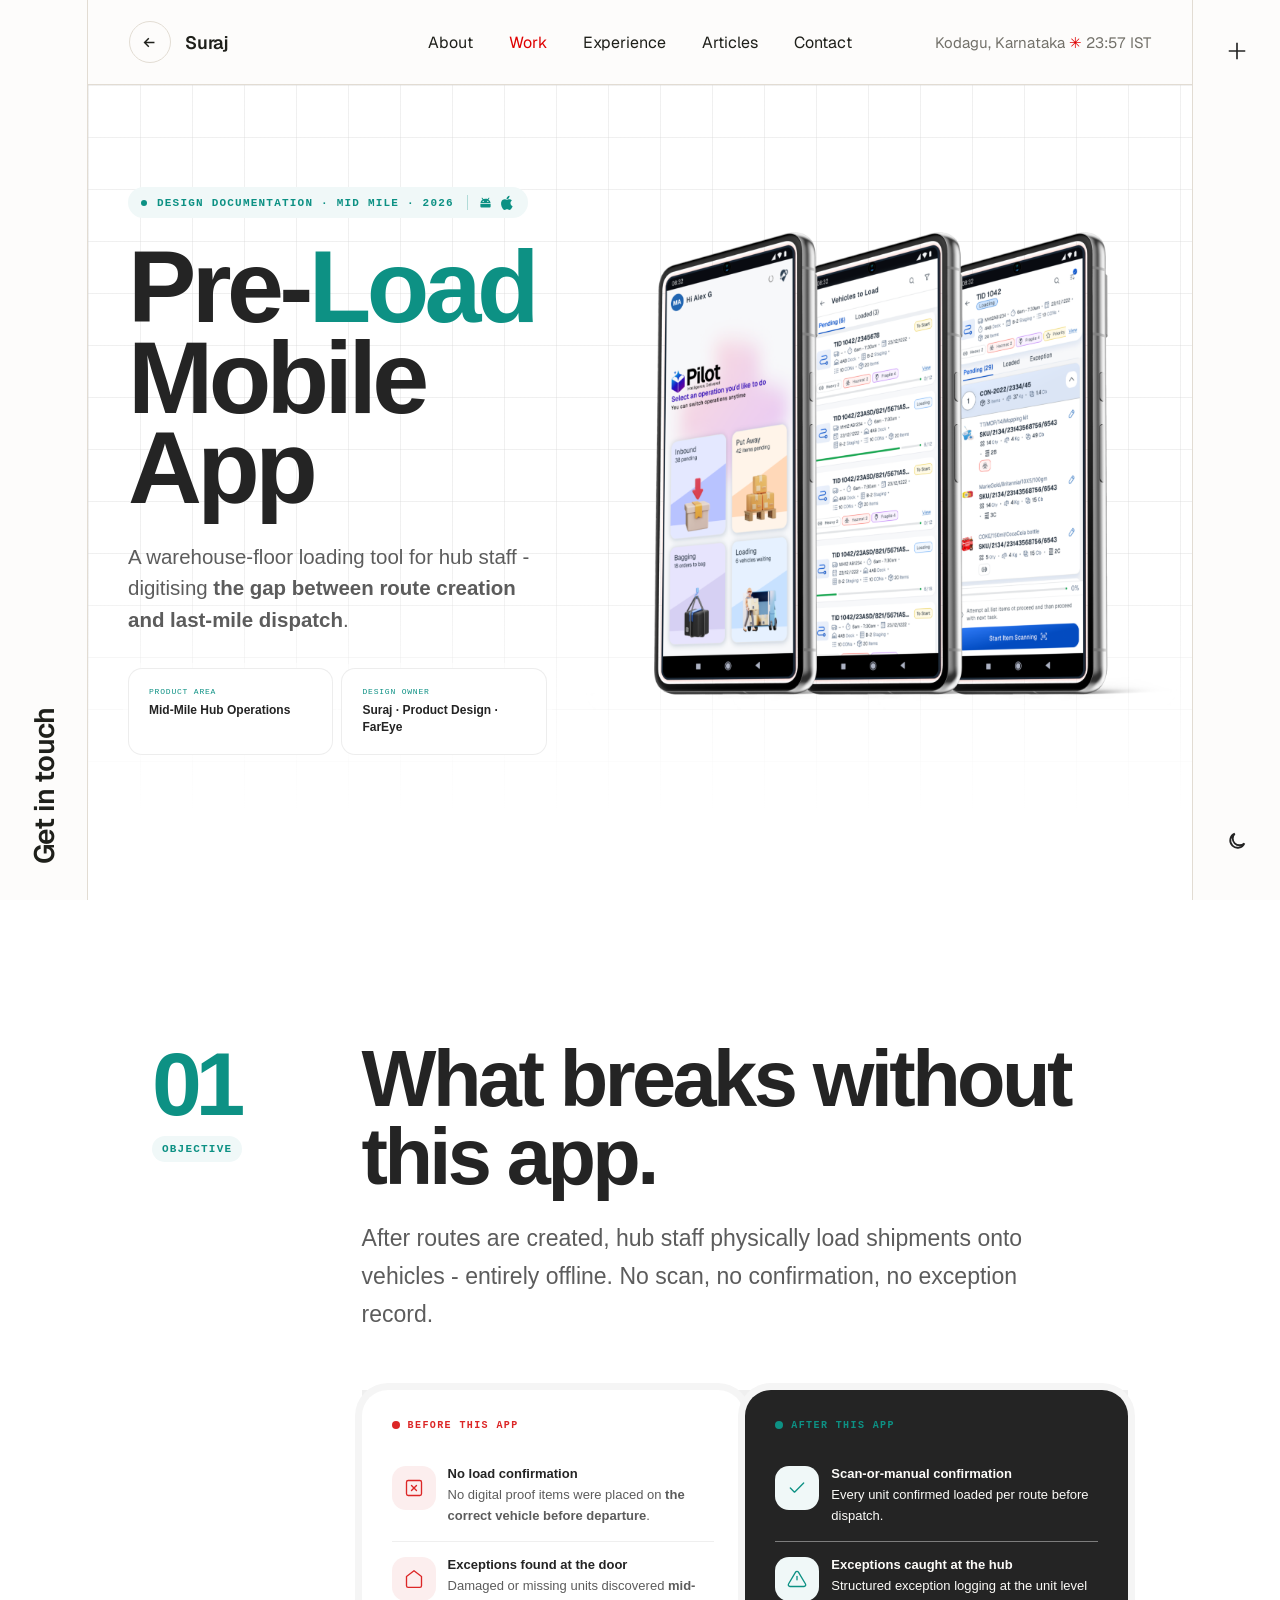
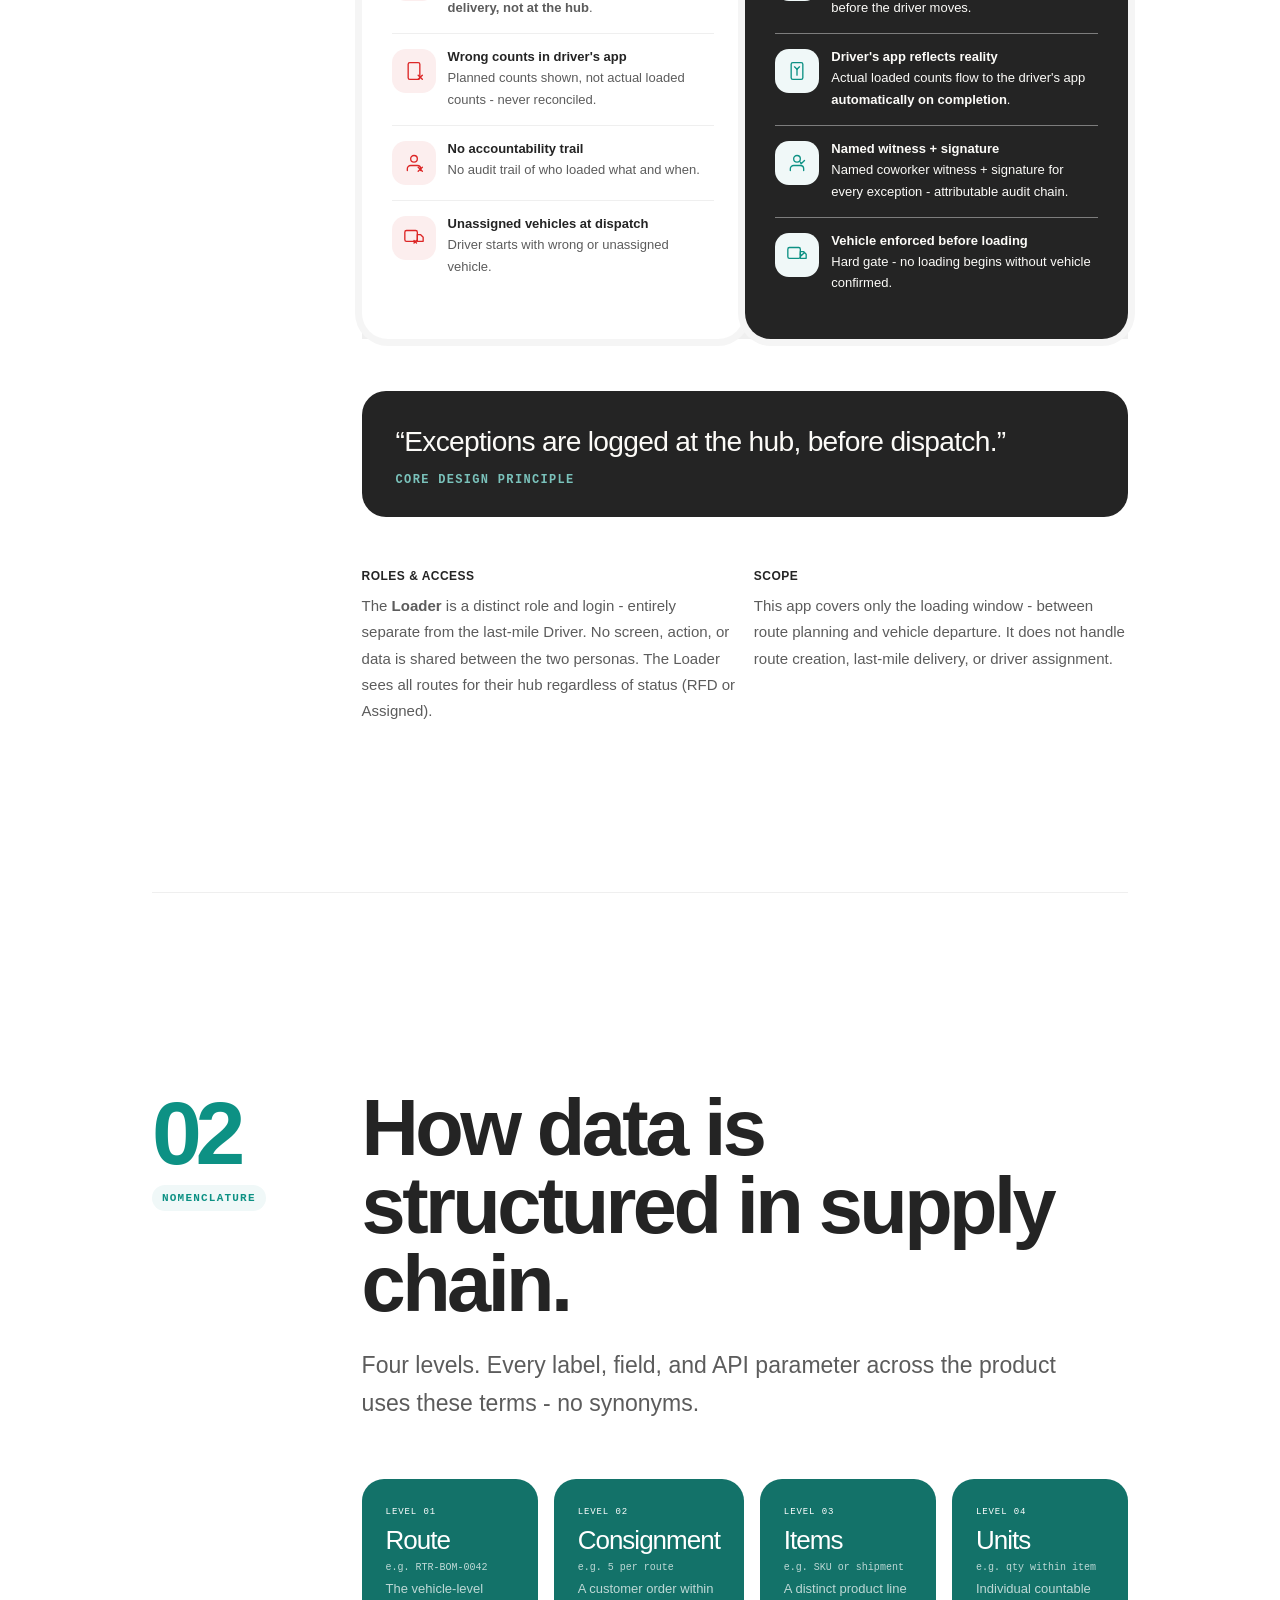
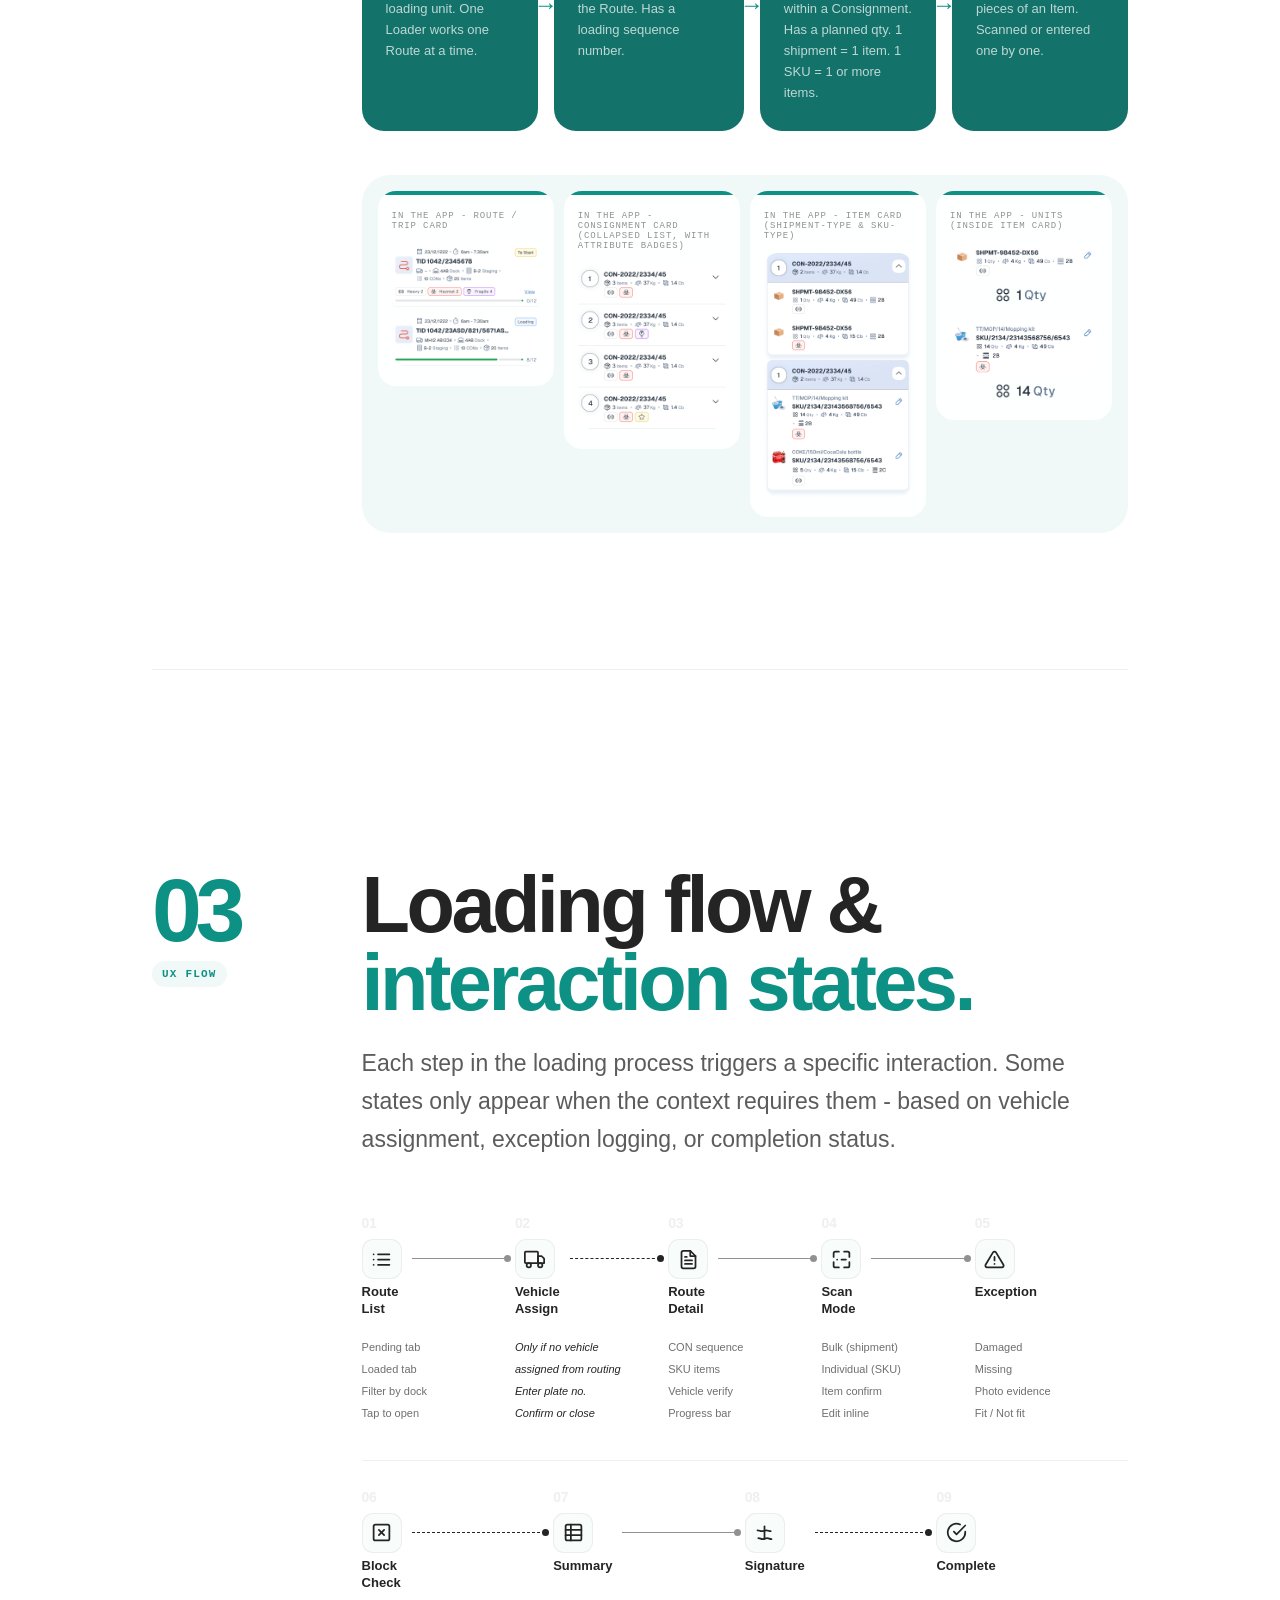
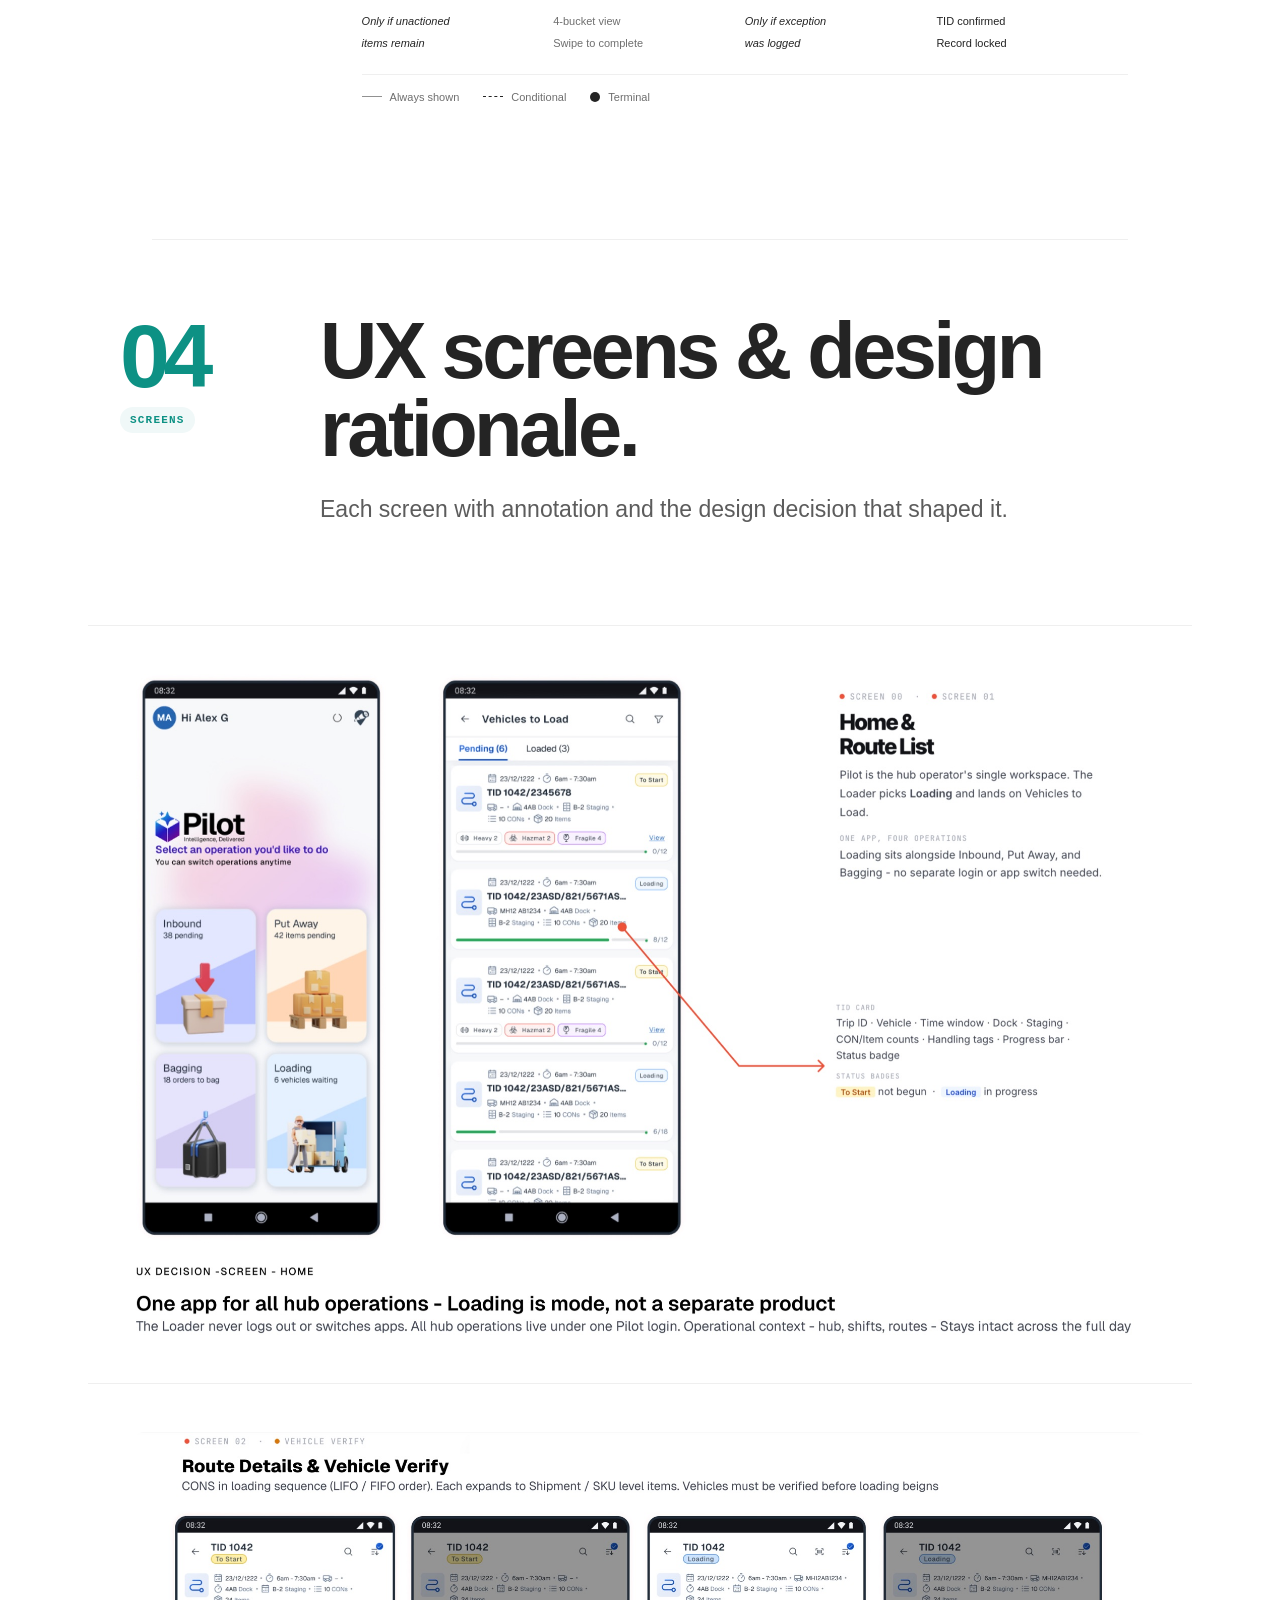
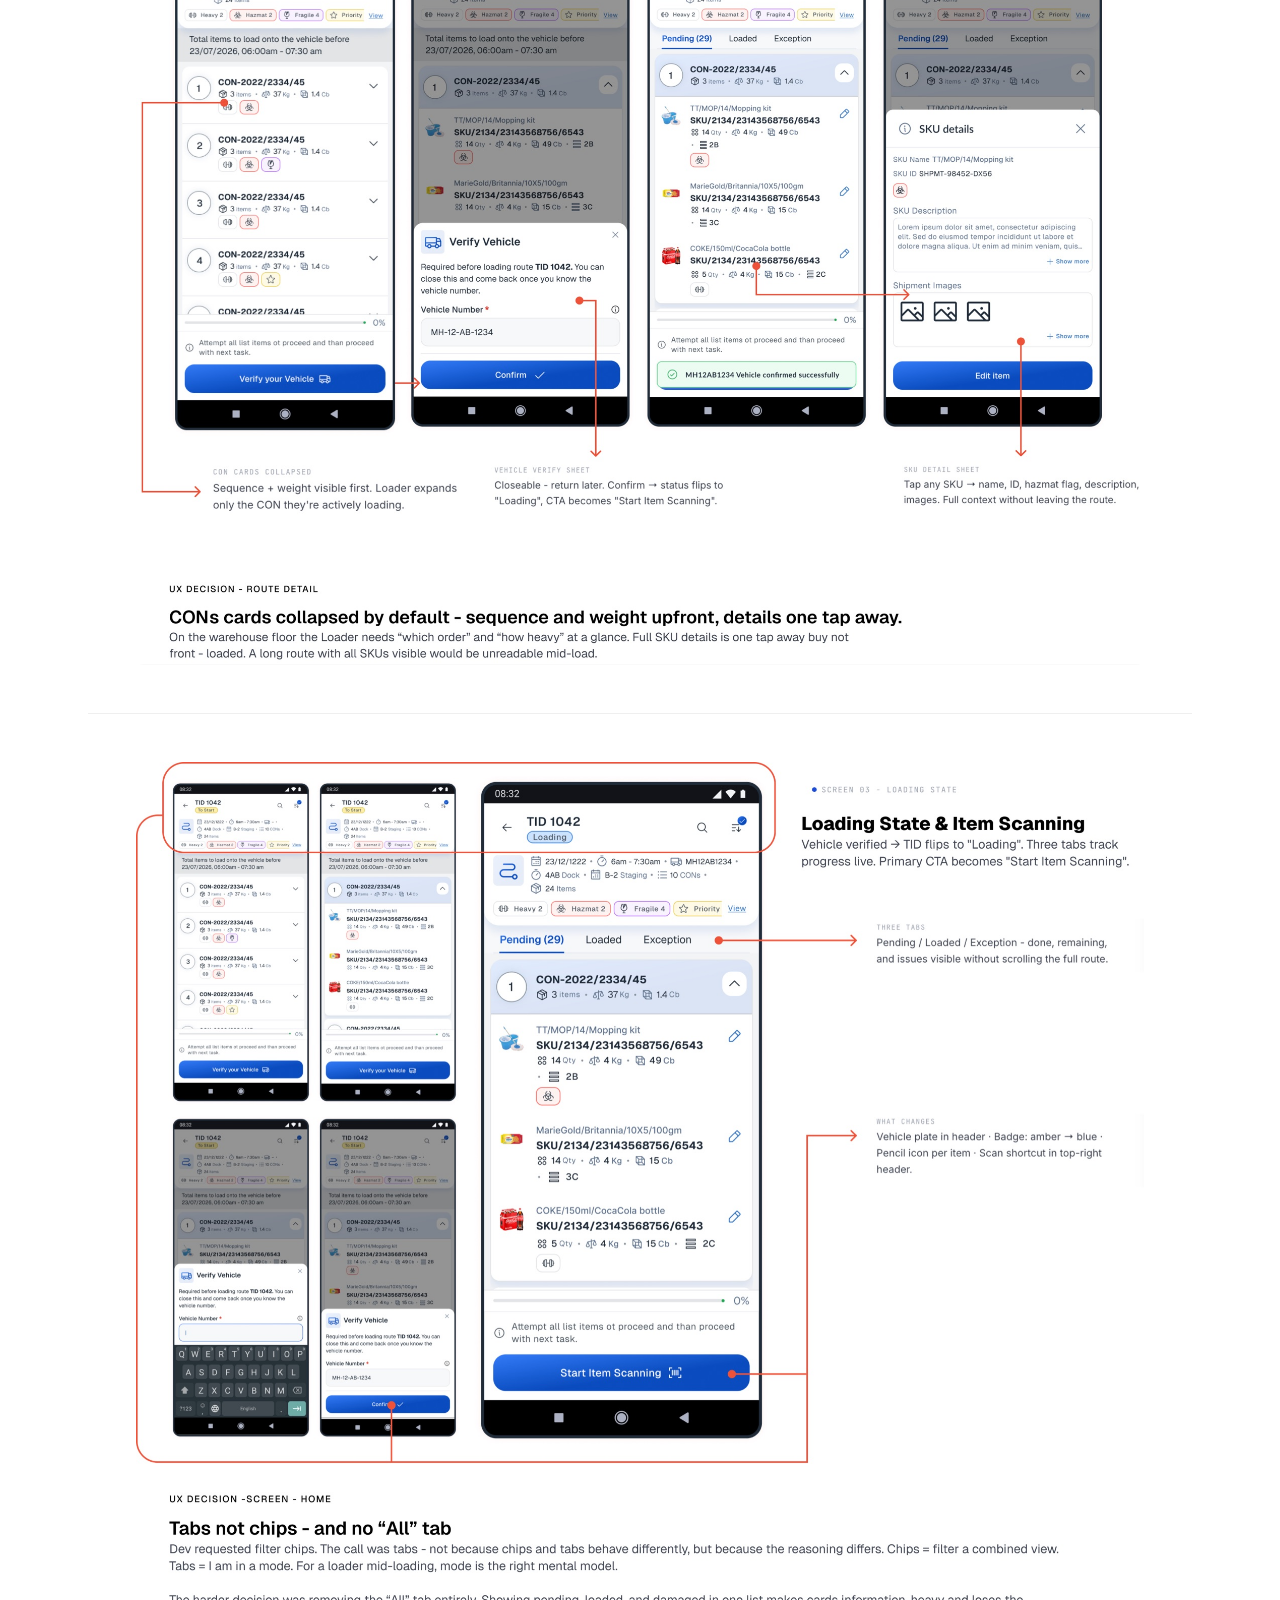
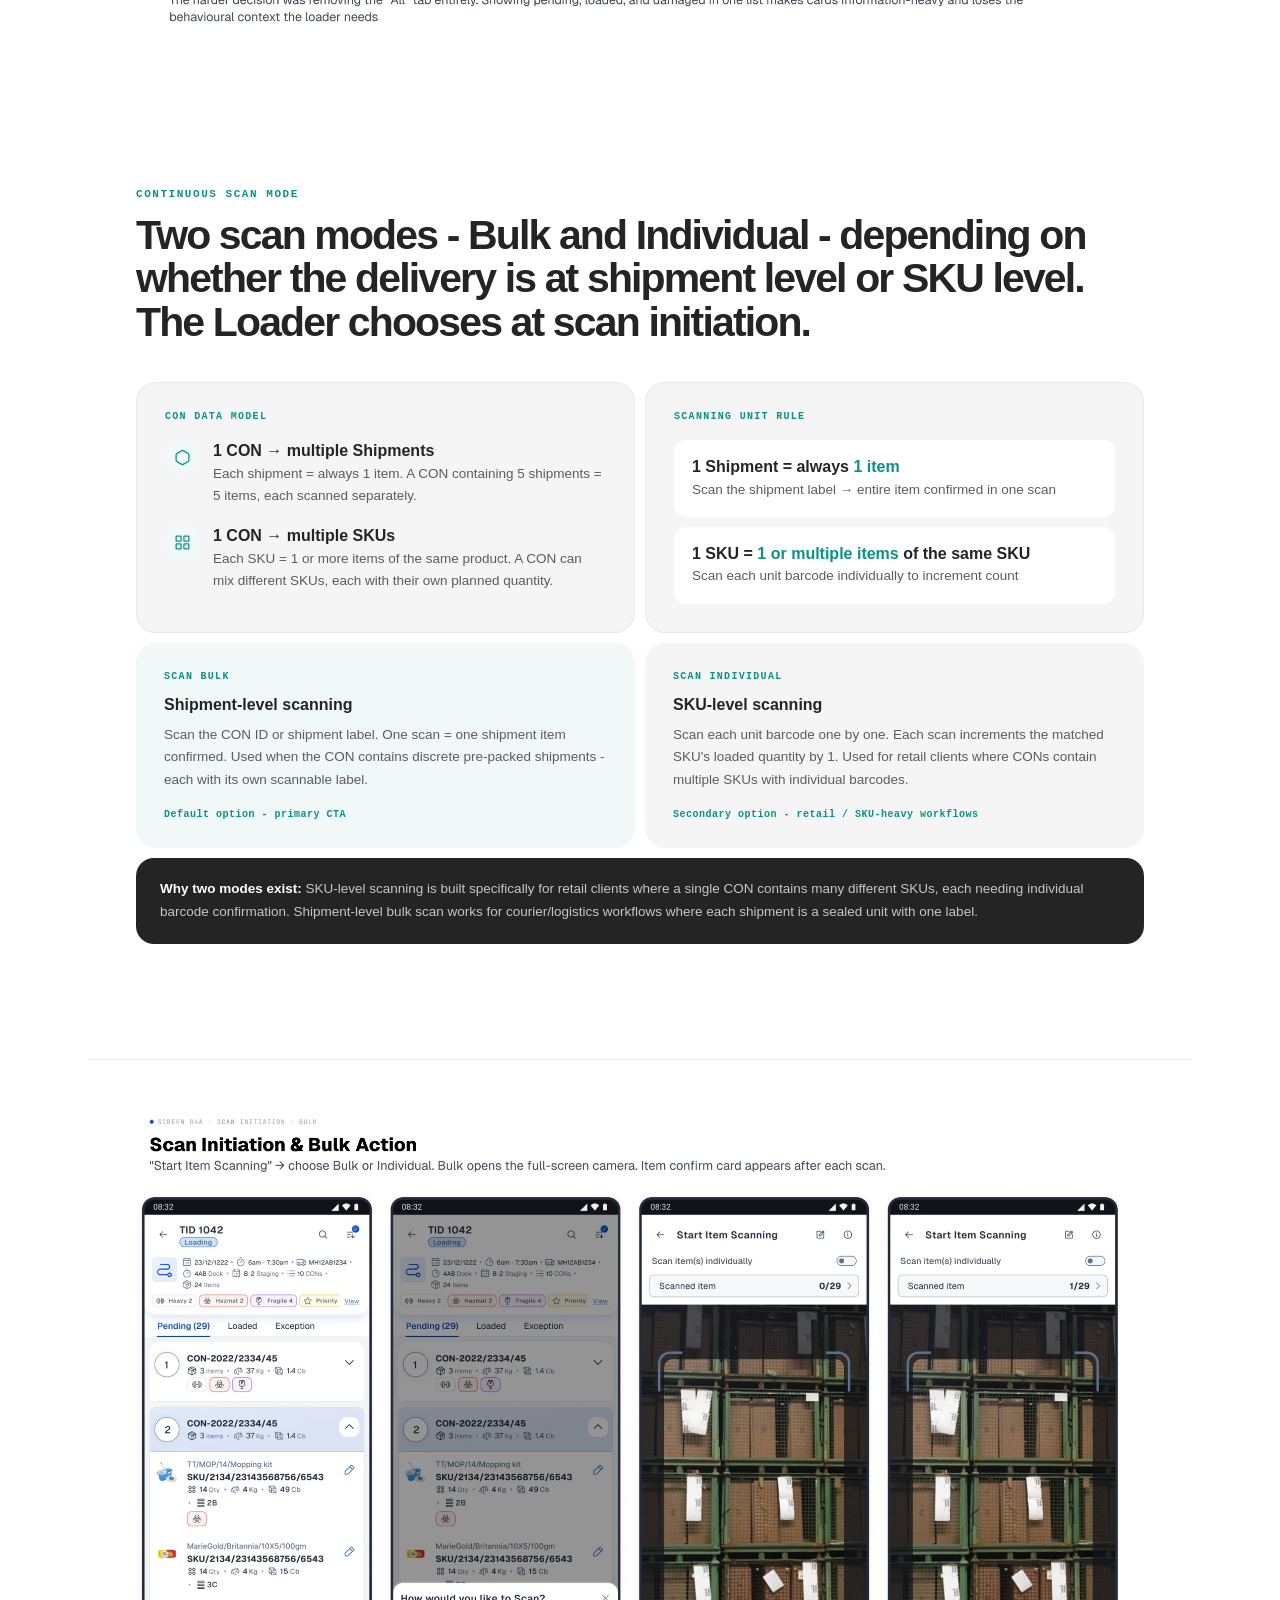
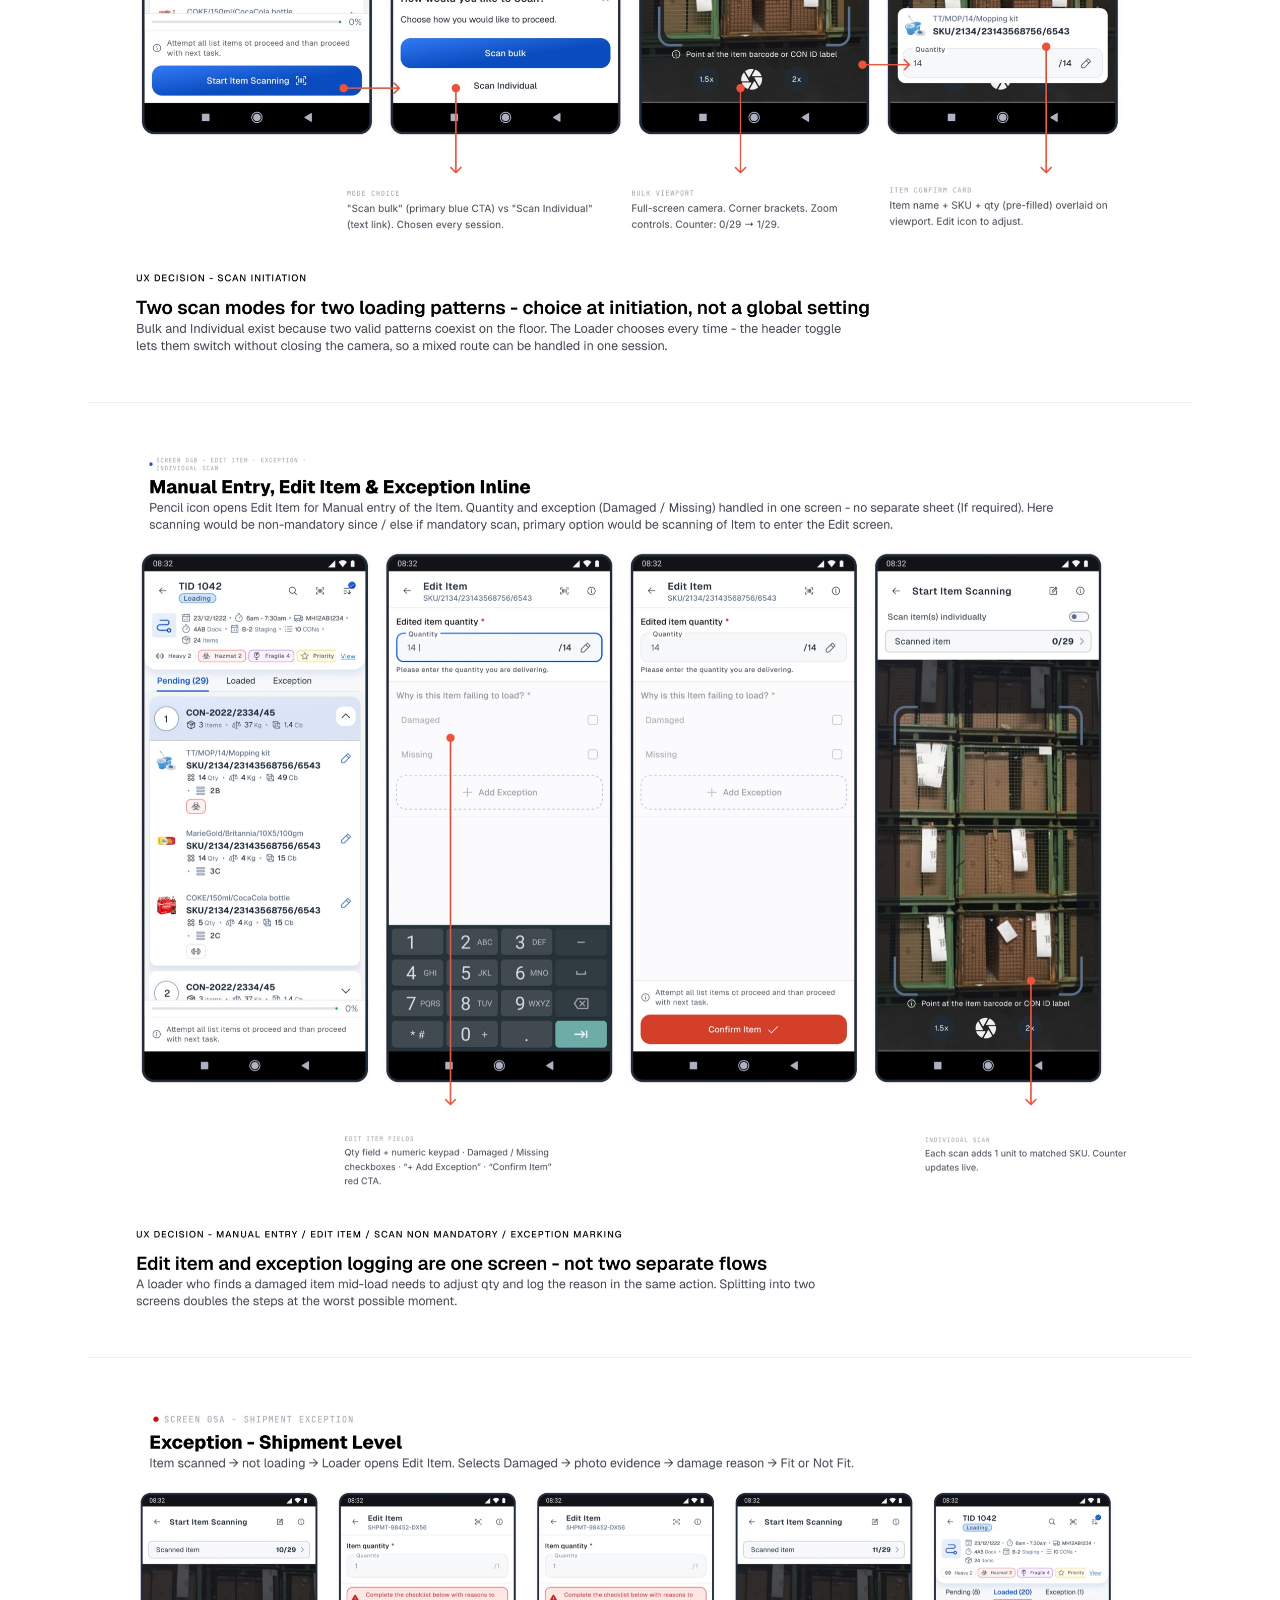
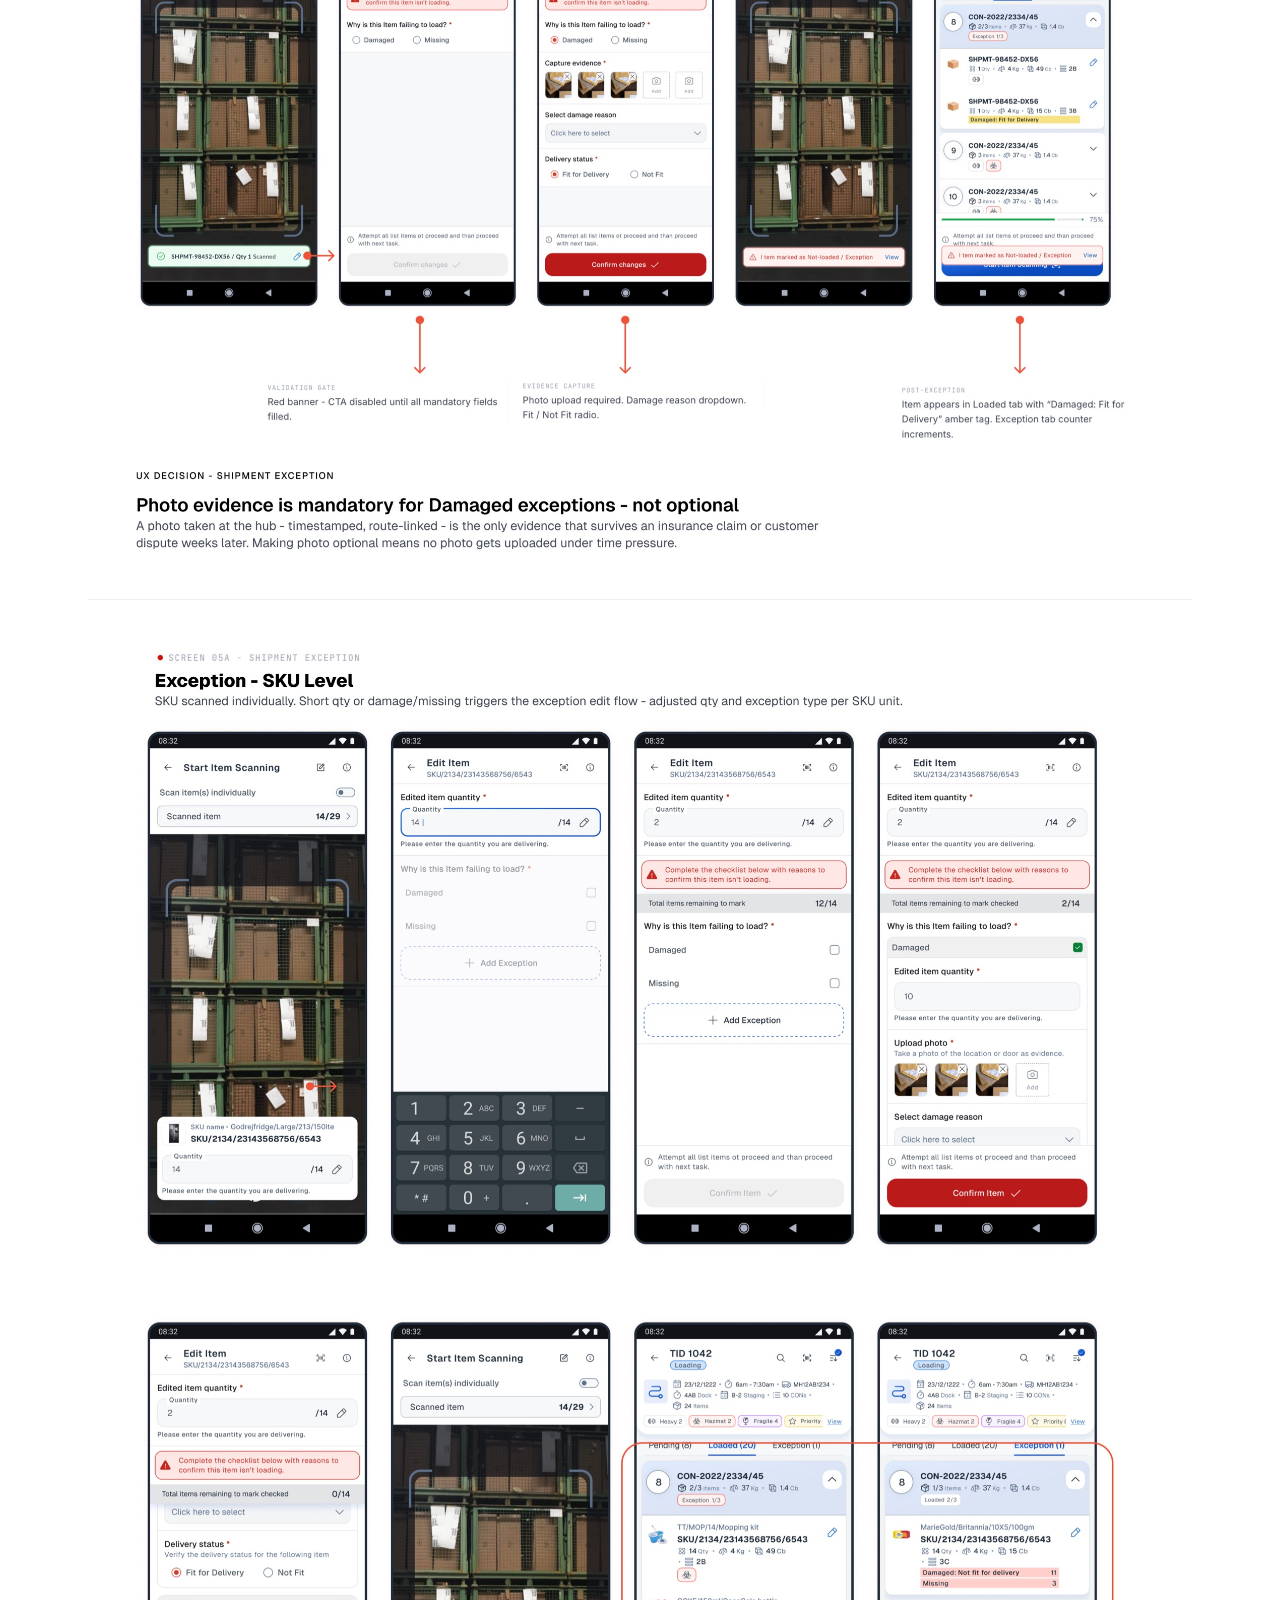
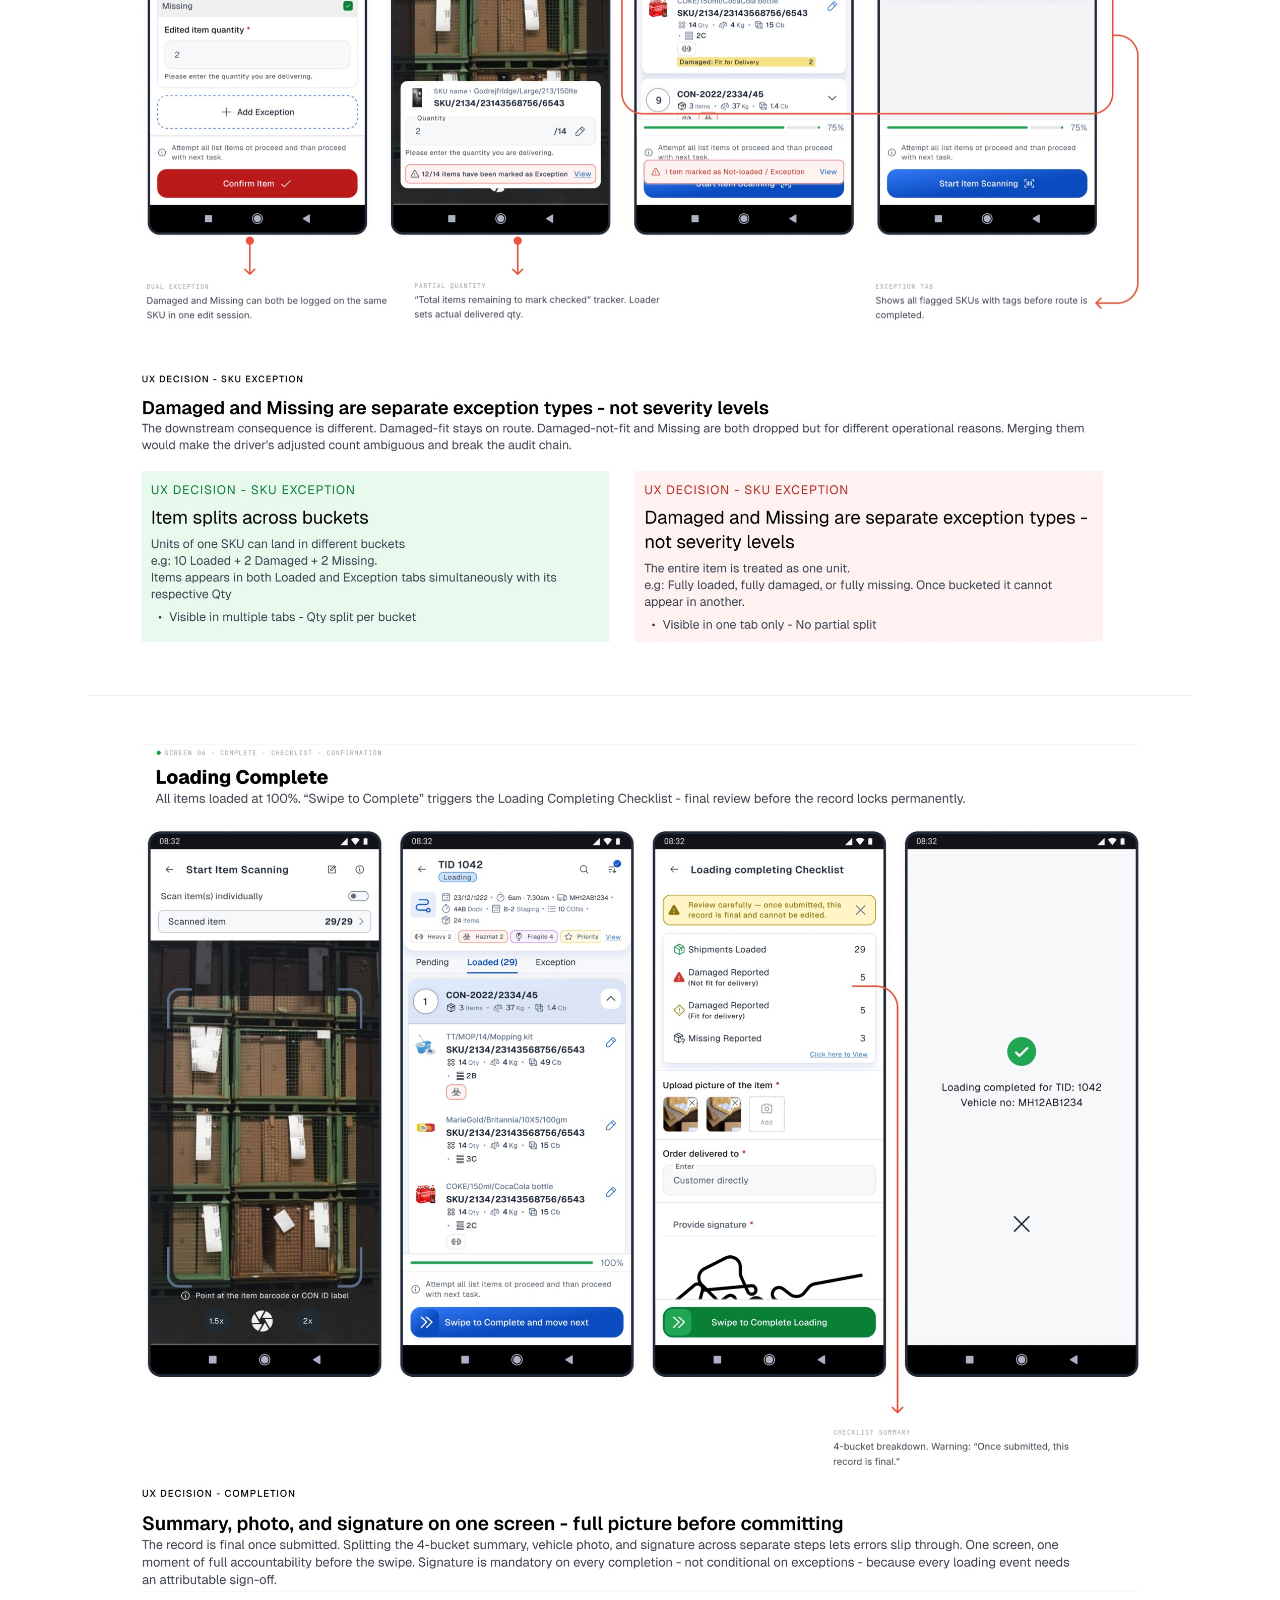
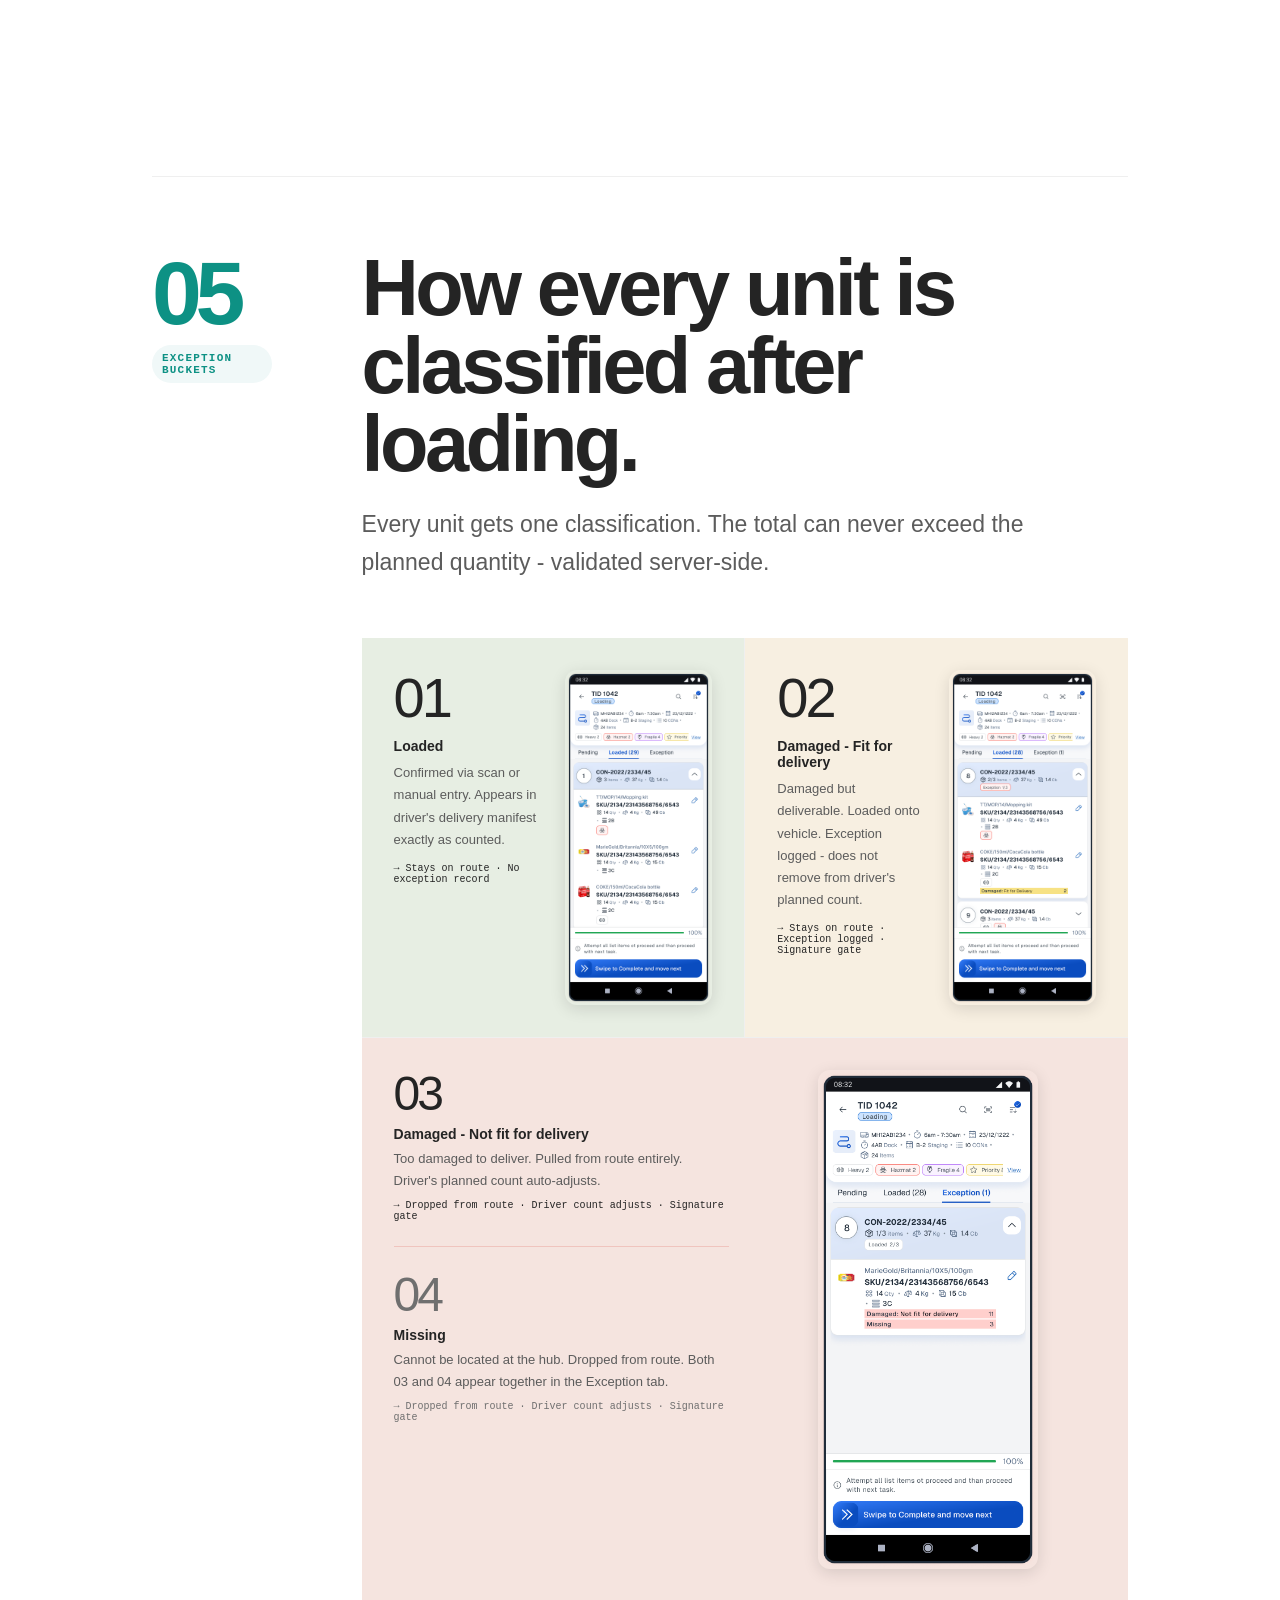
<file: work/mid-mile-preload-app.html>
<!DOCTYPE html>
<html lang="en">
<head>
<meta charset="UTF-8">
<meta name="viewport" content="width=device-width, initial-scale=1.0">
<title>Mid-Mile Pre-Load App — Suraj</title>
<script>try{document.documentElement.dataset.theme=localStorage.getItem('theme')||'light'}catch(e){document.documentElement.dataset.theme='light'}</script>
<style>
*{margin:0;padding:0;box-sizing:border-box;}html{scroll-behavior:smooth;}
:root {
  color-scheme: light;
  --cp-bg: #f7f4ef;
  --cp-bg-elevated: #fcfbf8;
  --cp-surface: #ffffff;
  --cp-surface-soft: #f5f5f5;
  --cp-border: #dedede;
  --cp-border-strong: #919191;
  --cp-text: #242424;
  --cp-text-muted: #5c5c5c;
  --cp-text-soft: #6f6f6f;
  --cp-accent: #b11f4b;
  --cp-accent-hover: #9a1a41;
  --cp-accent-soft: rgba(177, 31, 75, 0.08);
  --cp-accent-fg: #ffffff;
  --cp-success: #16a34a;
  --cp-danger: #dc2626;
  --cp-warning: #f59e0b;
  --cp-link: #0078d4;
  --cp-shadow: 0 18px 48px rgba(0, 0, 0, 0.12);
  --cp-overlay: rgba(255, 255, 255, 0.8);
  --cp-panel: rgba(255, 255, 255, 0.86);
  --cp-panel-strong: rgba(255, 255, 255, 0.96);
  --cp-sheen: rgba(255, 255, 255, 0.55);
  --cp-highlight: rgba(177, 31, 75, 0.12);
}
html[data-theme="dark"] {
  color-scheme: dark;
  --cp-bg: #3d3b3a;
  --cp-bg-elevated: #343231;
  --cp-surface: #292929;
  --cp-surface-soft: #2e2e2e;
  --cp-border: #474747;
  --cp-border-strong: #5f5f5f;
  --cp-text: #dedede;
  --cp-text-muted: #919191;
  --cp-text-soft: #b0b0b0;
  --cp-accent: #fd8ea1;
  --cp-accent-hover: #fb7b91;
  --cp-accent-soft: rgba(253, 142, 161, 0.14);
  --cp-accent-fg: #1a1a1a;
  --cp-success: #4ade80;
  --cp-danger: #f87171;
  --cp-warning: #fbbf24;
  --cp-link: #4da6ff;
  --cp-shadow: 0 18px 48px rgba(0, 0, 0, 0.32);
  --cp-overlay: rgba(41, 41, 41, 0.88);
  --cp-panel: rgba(41, 41, 41, 0.72);
  --cp-panel-strong: rgba(41, 41, 41, 0.96);
  --cp-sheen: rgba(255, 255, 255, 0.04);
  --cp-highlight: rgba(253, 142, 161, 0.12);
}
:root{--display:"Segoe UI Variable Display","Segoe UI",Aptos,Calibri,sans-serif;--body:"Segoe UI Variable Text","Segoe UI",Aptos,Calibri,sans-serif;--mono:Consolas,"Courier New",Courier,monospace;}
body{font-family:var(--body);background:var(--white);color:var(--ink);-webkit-font-smoothing:antialiased;}
nav{position:fixed;top:0;left:0;right:0;z-index:100;height:52px;background:rgba(255,255,255,.96);backdrop-filter:blur(12px);border-bottom:1px solid var(--rule);display:flex;align-items:center;padding:0 48px;gap:40px;}
.nav-brand{font-family:var(--display);font-weight:700;font-size:15px;color:var(--ink);}.nav-brand span{color:var(--red);}
.nav-links{display:flex;gap:28px;margin-left:auto;}.nav-links a{font-size:12px;font-weight:500;color:var(--ink-3);text-decoration:none;letter-spacing:.02em;text-transform:uppercase;}.nav-links a:hover{color:var(--ink);}
.cover{padding:120px 0 100px;border-bottom:1px solid var(--rule);margin-top:52px;}
.cover-inner{max-width:1200px;margin:0 auto;padding:0 32px;display:grid;grid-template-columns:1fr 1.4fr;gap:40px;align-items:center;}
.cover-label{font-family:var(--mono);font-size:11px;color:var(--red);letter-spacing:.12em;text-transform:uppercase;margin-bottom:20px;display:flex;align-items:center;gap:10px;}.cover-label::before{content:'';display:block;width:24px;height:1px;background:var(--red);}
.cover-h1{font-family:var(--display);font-weight:800;font-size:68px;line-height:.95;letter-spacing:-3px;color:var(--ink);margin-bottom:20px;}.cover-h1 em{font-style:normal;font-weight:900;color:var(--red);}
.cover-p{font-size:16px;font-weight:300;line-height:1.75;color:var(--ink-2);max-width:440px;}
.cover-meta{display:grid;grid-template-columns:1fr 1fr;gap:1px;background:var(--rule);border:1px solid var(--rule);}
.cover-meta-cell{background:var(--white);padding:20px 22px;}.cover-meta-label{font-family:var(--mono);font-size:10px;color:var(--ink-4);letter-spacing:.1em;text-transform:uppercase;margin-bottom:6px;}.cover-meta-value{font-size:13px;font-weight:500;color:var(--ink);line-height:1.4;}
.cover-stats{display:grid;grid-template-columns:repeat(4,1fr);background:var(--ink);border-radius:0 0 12px 12px;overflow:hidden;}.cover-stat{padding:24px;border-right:1px solid var(--rule);}.cover-stat:last-child{border-right:none;}
.stat-num{font-family:var(--display);font-weight:900;font-size:36px;line-height:1;letter-spacing:-2px;color:#fff;}.stat-num sup{font-size:18px;color:rgba(255,255,255,.45);}.stat-lbl{font-size:12px;color:rgba(255,255,255,.55);margin-top:5px;line-height:1.4;}
.w{max-width:1200px;margin:0 auto;padding:0 32px;}
.chapter{padding:72px 0 0;}.chapter-inner{display:grid;grid-template-columns:140px 1fr;gap:60px;align-items:start;}
.chapter-index{position:sticky;top:72px;}.chapter-num{font-family:var(--display);font-weight:900;font-size:90px;line-height:1;letter-spacing:-5px;color:var(--rule);user-select:none;}.chapter-tag{font-family:var(--mono);font-size:10px;color:var(--ink-4);letter-spacing:.12em;text-transform:uppercase;margin-top:6px;}
.chapter-title{font-family:var(--display);font-weight:800;font-size:42px;line-height:1.05;letter-spacing:-2px;color:var(--ink);margin-bottom:16px;}.chapter-title em{font-style:normal;font-weight:900;color:var(--red);}
.chapter-lead{font-size:16px;font-weight:300;line-height:1.75;color:var(--ink-2);margin-bottom:48px;max-width:580px;}
.chapter-divider{height:1px;background:var(--rule);margin:72px 0 0;}
.pull{border-left:3px solid var(--red);padding:20px 28px;margin:40px 0;}.pull p{font-family:var(--display);font-weight:700;font-size:20px;font-weight:700;font-style:italic;line-height:1.5;color:var(--ink);}.pull-source{font-family:var(--mono);font-size:11px;color:var(--ink-4);letter-spacing:.08em;text-transform:uppercase;margin-top:10px;}
.cols-2{display:grid;grid-template-columns:1fr 1fr;gap:40px;margin:32px 0;}.cols-3{display:grid;grid-template-columns:1fr 1fr 1fr;gap:24px;margin:32px 0;}
p{font-size:14px;line-height:1.75;color:var(--ink-2);}
h4{font-size:12px;font-weight:600;letter-spacing:.04em;text-transform:uppercase;color:var(--ink);margin-bottom:10px;}
.ic-panel{padding:28px 24px;background:var(--white);border:1px solid var(--rule);}.ic-panel.before{}.ic-panel.after{border-left:none;}
.ic-heading{font-family:var(--mono);font-size:10px;font-weight:600;letter-spacing:.14em;text-transform:uppercase;margin-bottom:20px;display:flex;align-items:center;gap:8px;}.ic-heading-dot{width:8px;height:8px;border-radius:50%;}
.ic-panel.before .ic-heading{color:var(--err);}.ic-panel.before .ic-heading-dot{background:var(--err);}
.ic-panel.after .ic-heading{color:var(--ok);}.ic-panel.after .ic-heading-dot{background:var(--ok);}
.ic-item{display:flex;align-items:flex-start;gap:12px;padding:12px 0;border-bottom:1px solid rgba(0,0,0,.07);}.ic-item:last-child{border-bottom:none;}
.ic-icon{width:44px;height:44px;border-radius:10px;display:flex;align-items:center;justify-content:center;flex-shrink:0;}
.ic-panel.before .ic-icon{background:transparent;}.ic-panel.before .ic-icon svg{stroke:var(--err);}
.ic-panel.after .ic-icon{background:transparent;}.ic-panel.after .ic-icon svg{stroke:var(--ok);}
.ic-icon svg{width:20px;height:20px;stroke-width:1.6;fill:none;stroke-linecap:round;stroke-linejoin:round;}
.ic-label{font-size:13px;font-weight:600;color:var(--ink);margin-bottom:3px;}.ic-desc{font-size:13px;color:var(--ink-2);line-height:1.65;}
.nom-strip{display:flex;margin:32px 0;margin-left:-200px;width:calc(100% + 200px);}
.nom-step{flex:1;padding:24px 20px;position:relative;}.nom-step::after{content:'\2192';position:absolute;right:-10px;top:50%;transform:translateY(-50%);font-size:16px;color:rgba(255,255,255,.4);z-index:1;}.nom-step:last-child::after{display:none;}
.nom-step:nth-child(1){background:#111317;}.nom-step:nth-child(2){background:#1D4ED8;}.nom-step:nth-child(3){background:#7C3AED;}.nom-step:nth-child(4){background:#00A23D;}
.nom-num{font-family:var(--mono);font-size:9px;color:rgba(255,255,255,.5);letter-spacing:.1em;text-transform:uppercase;margin-bottom:8px;}
.nom-name{font-family:var(--display);font-size:24px;letter-spacing:-1px;color:#fff;margin-bottom:6px;}
.nom-example{font-family:var(--mono);font-size:10px;color:rgba(255,255,255,.55);}.nom-desc{font-size:13px;color:rgba(255,255,255,.6);margin-top:6px;line-height:1.6;}
.nom-ref{display:grid;grid-template-columns:repeat(4,1fr);gap:2px;margin-top:2px;align-items:start;margin-left:-200px;width:calc(100% + 200px);}
.nrc{background:var(--surf);}
.nrc-bar{height:4px;}
.nom-ref .nrc:nth-child(1) .nrc-bar{background:#111317;}
.nom-ref .nrc:nth-child(2) .nrc-bar{background:#1D4ED8;}
.nom-ref .nrc:nth-child(3) .nrc-bar{background:#7C3AED;}
.nom-ref .nrc:nth-child(4) .nrc-bar{background:#00A23D;}
.nrc-label{font-family:var(--mono);font-size:9px;color:var(--ink-4);letter-spacing:.1em;text-transform:uppercase;padding:16px 14px 0;}
.nrc-img{padding:12px 14px 20px;}
.nrc-img img{width:100%;display:block;border-radius:10px;border:1px solid var(--rule);box-shadow:0 4px 14px rgba(0,0,0,.06);}
.nrc-empty{margin:12px 14px 20px;height:160px;display:flex;align-items:center;justify-content:center;text-align:center;border:1px dashed var(--rule);border-radius:10px;font-size:11px;color:var(--ink-4);padding:0 16px;}
.se-stack{display:grid;grid-template-columns:1fr 2fr;gap:40px;padding:48px;border-top:1px solid var(--rule);align-items:start;max-width:1200px;margin:0 auto;}
.snum{font-family:var(--mono);font-size:10px;color:var(--ink-4);letter-spacing:.1em;text-transform:uppercase;margin-bottom:10px;display:flex;align-items:center;gap:6px;}
.sdot{display:inline-block;width:6px;height:6px;border-radius:50%;background:var(--red);}
.stitle{font-family:var(--display);font-weight:800;font-size:26px;letter-spacing:-1px;color:var(--ink);margin-bottom:8px;line-height:1.1;}
.sdesc{font-size:13px;color:var(--ink-2);line-height:1.7;margin-bottom:14px;}
.sdb{margin-top:10px;}.sdl{font-family:var(--mono);font-size:9px;color:var(--ink-4);letter-spacing:.1em;text-transform:uppercase;margin-bottom:3px;}.sdt{font-size:13px;color:var(--ink-2);line-height:1.6;}
.img-full{border-radius:12px;overflow:hidden;box-shadow:0 8px 28px rgba(0,0,0,.12);border:1px solid var(--rule);}.img-full img{width:100%;display:block;}
.exc-grid{display:grid;grid-template-columns:1fr 1fr;gap:2px;margin:32px 0;}
.exc-cell{padding:32px;}.exc-cell:nth-child(1){background:var(--ok-lt);}.exc-cell:nth-child(2){background:var(--warn-lt);}.exc-cell:nth-child(3){background:var(--err-lt);}.exc-cell:nth-child(4){background:var(--surf);}
.exc-num{font-family:var(--display);font-size:56px;line-height:1;letter-spacing:-3px;margin-bottom:12px;}
.exc-cell:nth-child(1) .exc-num{color:var(--ok);}.exc-cell:nth-child(2) .exc-num{color:var(--warn);}.exc-cell:nth-child(3) .exc-num{color:var(--err);}.exc-cell:nth-child(4) .exc-num{color:var(--ink-3);}
.exc-name{font-size:14px;font-weight:600;color:var(--ink);margin-bottom:6px;}.exc-desc{font-size:13px;color:var(--ink-2);line-height:1.65;}.exc-rule{font-family:var(--mono);font-size:10px;margin-top:10px;}
.exc-cell:nth-child(1) .exc-rule{color:var(--ok);}.exc-cell:nth-child(2) .exc-rule{color:var(--warn);}.exc-cell:nth-child(3) .exc-rule{color:var(--err);}.exc-cell:nth-child(4) .exc-rule{color:var(--ink-3);}
.rl{margin:32px 0;}.ri{display:grid;grid-template-columns:170px 1fr 110px;gap:28px;padding:22px 0;border-top:1px solid var(--rule);align-items:start;}.ri:last-child{border-bottom:1px solid var(--rule);}
.rn{font-size:13px;font-weight:600;color:var(--ink);line-height:1.4;}.rd{font-size:14px;color:var(--ink-2);line-height:1.7;}.re{text-align:right;}
.rb{font-family:var(--mono);font-size:9px;font-weight:500;letter-spacing:.06em;text-transform:uppercase;padding:3px 8px;border-radius:2px;display:inline-block;}
.rb-srv{background:var(--blue-lt);color:var(--blue);}.rb-ui{background:var(--err-lt);color:var(--err);}.rb-auto{background:var(--ok-lt);color:var(--ok);}.rb-role{background:var(--surf);color:var(--ink-3);border:1px solid var(--rule);}
.dl{margin:32px 0;}.di{display:grid;grid-template-columns:60px 1fr;gap:32px;padding:40px 0;border-top:1px solid var(--rule);}.di:last-child{border-bottom:1px solid var(--rule);}
.dn{font-family:var(--display);font-weight:900;font-size:56px;line-height:1;letter-spacing:-3px;color:var(--rule);}
.dt{font-family:var(--display);font-weight:800;font-size:22px;letter-spacing:-.8px;color:var(--ink);margin-bottom:12px;line-height:1.2;}.db{font-size:15px;color:var(--ink-2);line-height:1.8;}
footer{border-top:1px solid var(--rule);padding:36px 32px;display:flex;align-items:center;justify-content:space-between;max-width:1200px;margin:60px auto 0;}
.fl{font-family:var(--mono);font-size:11px;color:var(--ink-4);}.fbrand{font-family:var(--display);font-weight:700;font-size:14px;color:var(--ink-3);}

/* Roomify-inspired high-end visual system */
body{
  --red:var(--cp-text);
  --red-lt:color-mix(in srgb,var(--cp-bg) 90%,var(--cp-link));
  --red-md:color-mix(in srgb,var(--cp-bg) 78%,var(--cp-link));
  --ink:var(--cp-text);
  --ink-2:var(--cp-text-muted);
  --ink-3:var(--cp-text-soft);
  --ink-4:var(--cp-border-strong);
  --ink-5:var(--cp-border);
  --rule:color-mix(in srgb,var(--cp-border) 48%,transparent);
  --surf:color-mix(in srgb,var(--cp-bg) 94%,var(--cp-link));
  --white:var(--cp-surface);
  --ok:var(--cp-text);
  --ok-lt:color-mix(in srgb,var(--cp-bg) 93%,var(--cp-success));
  --warn:var(--cp-text);
  --warn-lt:color-mix(in srgb,var(--cp-bg) 94%,var(--cp-warning));
  --err:var(--cp-text);
  --err-lt:color-mix(in srgb,var(--cp-bg) 92%,var(--cp-danger));
  --blue:var(--cp-text);
  --blue-lt:color-mix(in srgb,var(--cp-bg) 92%,var(--cp-link));
  --display:"Segoe UI Variable Display","Segoe UI",Aptos,Calibri,-apple-system,BlinkMacSystemFont,sans-serif;
  --body:"Segoe UI Variable Text","Segoe UI",Aptos,Calibri,-apple-system,BlinkMacSystemFont,sans-serif;
  --mono:Consolas,"Courier New",Courier,monospace;
  background:color-mix(in srgb,var(--cp-bg) 97%,var(--cp-link));
  color:var(--cp-text);
}
body::before{background:var(--cp-sheen);content:"";inset:0;opacity:.16;pointer-events:none;position:fixed;z-index:4}
nav{backdrop-filter:blur(20px);background:var(--cp-panel);border:0;border-radius:9999px;box-shadow:0 0 0 1px var(--cp-sheen),var(--cp-shadow);height:56px;left:50%;max-width:calc(100% - 32px);padding:0 12px 0 22px;right:auto;top:20px;transform:translateX(-50%);width:max-content}
.nav-brand{color:var(--cp-text);font-size:13px;font-weight:650;letter-spacing:-.02em;text-decoration:none;white-space:nowrap}.nav-brand span{color:var(--cp-text)}
.nav-links{gap:2px;margin-left:32px}.nav-links a{border-radius:9999px;font-size:9px;font-weight:650;letter-spacing:.08em;padding:10px 12px;transition:background 700ms cubic-bezier(.32,.72,0,1),color 700ms cubic-bezier(.32,.72,0,1)}.nav-links a:hover{background:var(--cp-surface);color:var(--cp-text)}
.cover{background:color-mix(in srgb,var(--cp-bg) 93%,var(--cp-link));border:0;border-radius:0 0 48px 48px;margin:0 20px;min-height:100dvh;overflow:hidden;padding:clamp(140px,16vw,210px) 0 clamp(90px,11vw,140px);position:relative}
.cover::before{color:var(--cp-text);content:"PRE-LOAD";font-family:var(--display);font-size:clamp(92px,16vw,246px);font-weight:780;left:-1.8vw;letter-spacing:-.085em;line-height:.72;opacity:.98;position:absolute;right:0;top:118px;white-space:nowrap;z-index:0}
.cover-inner{align-items:end;gap:clamp(24px,5vw,72px);grid-template-columns:.82fr 1.18fr;max-width:1320px;padding:0 clamp(28px,5vw,72px);position:relative;z-index:1}
.cover-inner>div:first-child{padding-top:clamp(160px,21vw,280px)}
.cover-inner>div:last-child{align-self:center!important;margin:-20px -4vw -100px -4vw!important;position:relative;z-index:2}.cover-inner>div:last-child img{filter:grayscale(1) contrast(.92);max-height:720px;object-fit:contain}
.cover-label{background:var(--cp-surface);border-radius:9999px;color:var(--cp-text);display:inline-flex;font-size:9px;font-weight:650;letter-spacing:.14em;margin-bottom:24px;padding:8px 13px}.cover-label::before{background:var(--cp-text);border-radius:50%;height:6px;width:6px}
.cover-h1{font-size:clamp(54px,6.7vw,94px);font-weight:690;letter-spacing:-.065em;line-height:.9;margin-bottom:28px;max-width:620px}.cover-h1 em{color:var(--cp-text);font-weight:390}.cover-p{color:var(--cp-text);font-size:clamp(17px,1.6vw,21px);font-weight:420;line-height:1.55;max-width:560px}.cover-p strong{font-weight:660}
.cover-meta{background:transparent;border:0;gap:8px}.cover-meta-cell{background:var(--cp-panel-strong);border-radius:14px;padding:18px 20px}.cover-meta-label{color:var(--cp-border-strong);font-size:8px}.cover-meta-value{font-size:12px;font-weight:560}
.cover-stats{background:var(--cp-text);border-radius:28px;margin:-4px auto 0;max-width:1120px;position:relative;z-index:2}.cover-stat{border-color:var(--cp-border-strong);padding:30px}.stat-num{color:var(--cp-bg-elevated);font-size:42px}.stat-num sup,.stat-lbl{color:var(--cp-border-strong)}
.w{max-width:1240px;padding:0 clamp(24px,5vw,64px)}.chapter{padding:clamp(112px,15vw,184px) 0 0}.chapter-inner{gap:clamp(36px,7vw,96px);grid-template-columns:120px minmax(0,1fr)}
.chapter-index{top:112px}.chapter-num{color:color-mix(in srgb,var(--cp-border) 54%,var(--cp-link));font-size:clamp(66px,7vw,96px);font-weight:720;letter-spacing:-.07em}.chapter-tag{background:var(--cp-surface);border-radius:9999px;color:var(--cp-text);display:inline-block;font-size:8px;font-weight:650;letter-spacing:.12em;padding:7px 10px}
.chapter-title{font-size:clamp(42px,5.8vw,76px);font-weight:680;letter-spacing:-.06em;line-height:.98;margin-bottom:24px;max-width:900px}.chapter-title em{color:var(--cp-text);font-weight:390}.chapter-lead{color:var(--cp-text-soft);font-size:clamp(17px,1.6vw,21px);font-weight:420;line-height:1.65;margin-bottom:56px;max-width:720px}
.chapter-divider{background:var(--rule);margin-top:clamp(84px,11vw,136px)}p{font-size:15px;line-height:1.75}.pull{background:var(--cp-text);border:0;border-radius:24px;margin:52px 0;padding:30px 34px}.pull p{color:var(--cp-bg-elevated);font-size:clamp(20px,2.2vw,29px);font-style:normal;font-weight:520;letter-spacing:-.025em}.pull-source{color:var(--cp-border-strong)}
.cols-2,.cols-3{gap:18px}.ic-panel{background:var(--cp-surface);border:0;border-radius:26px;box-shadow:0 0 0 7px var(--cp-sheen);padding:30px}.ic-panel.after{background:var(--cp-text)}.ic-panel.after .ic-label,.ic-panel.after .ic-desc{color:var(--cp-bg-elevated)}.ic-panel.after .ic-heading{color:var(--cp-bg-elevated)}.ic-heading{color:var(--cp-text)!important}.ic-heading-dot{background:var(--cp-text)!important}.ic-item{border-color:var(--rule);padding:15px 0}.ic-icon{background:var(--surf)!important;border-radius:14px}.ic-icon svg{stroke:var(--cp-text)!important}
.nom-strip{display:grid;gap:16px;grid-template-columns:repeat(4,1fr);margin:44px 0;width:auto}.nom-step,.nom-step:nth-child(1),.nom-step:nth-child(2),.nom-step:nth-child(3),.nom-step:nth-child(4){background:var(--cp-surface);border-radius:22px;padding:28px 24px}.nom-step:nth-child(2){background:var(--cp-text)}.nom-step::after{display:none}.nom-num,.nom-example,.nom-desc{color:var(--cp-text-muted)}.nom-name{color:var(--cp-text);font-size:26px}.nom-step:nth-child(2) .nom-num,.nom-step:nth-child(2) .nom-example,.nom-step:nth-child(2) .nom-desc{color:var(--cp-border-strong)}.nom-step:nth-child(2) .nom-name{color:var(--cp-bg-elevated)}
.nom-ref{background:color-mix(in srgb,var(--cp-bg) 93%,var(--cp-link));border-radius:28px;gap:10px;margin:12px 0 0;padding:16px;width:auto}.nrc{background:var(--cp-panel-strong);border-radius:18px;overflow:hidden}.nrc-bar,.nom-ref .nrc:nth-child(1) .nrc-bar,.nom-ref .nrc:nth-child(2) .nrc-bar,.nom-ref .nrc:nth-child(3) .nrc-bar,.nom-ref .nrc:nth-child(4) .nrc-bar{background:var(--cp-text)}.nrc-img img,.nrc-empty{border:0;border-radius:14px;box-shadow:none}.nrc-img img{filter:grayscale(1)}
.se-stack{border:0;gap:clamp(32px,6vw,88px);max-width:1240px;padding:clamp(80px,11vw,136px) clamp(24px,5vw,64px)}.snum{color:var(--cp-border-strong)}.sdot{background:var(--cp-text)}.stitle{font-size:clamp(28px,3.2vw,42px);font-weight:670;letter-spacing:-.045em}.sdesc,.sdt{color:var(--cp-text-soft)}.img-full{border:0;border-radius:30px;box-shadow:0 0 0 8px var(--cp-sheen),var(--cp-shadow)}.img-full img{filter:grayscale(1)}
.exc-grid{background:color-mix(in srgb,var(--cp-bg) 93%,var(--cp-link));border-radius:30px;gap:12px;padding:14px}.exc-cell,.exc-cell:nth-child(1),.exc-cell:nth-child(2),.exc-cell:nth-child(3),.exc-cell:nth-child(4){background:var(--cp-surface);border-radius:20px}.exc-cell:nth-child(2){background:var(--cp-text)}.exc-cell:nth-child(2) .exc-num,.exc-cell:nth-child(2) .exc-name,.exc-cell:nth-child(2) .exc-desc,.exc-cell:nth-child(2) .exc-rule{color:var(--cp-bg-elevated)}.exc-num,.exc-cell:nth-child(1) .exc-num,.exc-cell:nth-child(3) .exc-num,.exc-cell:nth-child(4) .exc-num{color:var(--cp-text)}
.ri{border-color:var(--rule);grid-template-columns:190px 1fr 120px;padding:26px 0}.rn{font-size:14px}.rd{color:var(--cp-text-soft);font-size:15px}.rb,.rb-srv,.rb-ui,.rb-auto,.rb-role{background:var(--cp-surface);border:0;border-radius:9999px;color:var(--cp-text);padding:6px 9px}
.di{border-color:var(--rule);grid-template-columns:72px 1fr;padding:48px 0}.dn{color:color-mix(in srgb,var(--cp-border) 54%,var(--cp-link));font-size:64px}.dt{font-size:27px;font-weight:660;letter-spacing:-.04em}.db{color:var(--cp-text-soft)}
.learning-grid{background:color-mix(in srgb,var(--cp-bg) 93%,var(--cp-link))!important;border:0!important;border-radius:30px!important;gap:12px!important;padding:14px}.learning-card{background:var(--cp-surface)!important;border-radius:20px;padding:28px 22px!important}.learning-card:nth-child(3){background:var(--cp-text)!important}.learning-card:nth-child(3)>div:not(:first-child){color:var(--cp-bg-elevated)!important}.learning-card>div:first-child{background:var(--surf)!important;border-radius:14px!important}.learning-card svg{stroke:var(--cp-text)}
footer{border:0!important;margin-top:80px!important;padding:88px 24px!important}footer>div:first-child{font-size:clamp(42px,6vw,76px)!important;font-weight:670!important;letter-spacing:-.06em!important}footer>div:last-child{color:var(--cp-text-soft)!important;font-size:13px!important}
.reveal{opacity:0;transform:translateY(52px);transition:opacity 900ms cubic-bezier(.32,.72,0,1),transform 900ms cubic-bezier(.32,.72,0,1)}.reveal.is-visible{opacity:1;transform:translateY(0)}
@media(prefers-reduced-motion:reduce){html{scroll-behavior:auto}.reveal{opacity:1;transform:none;transition:none}}
@media(max-width:900px){.nav-links{display:none}.cover{margin:0 10px}.cover::before{font-size:25vw;top:120px}.cover-inner{grid-template-columns:1fr}.cover-inner>div:first-child{padding-top:150px}.cover-inner>div:last-child{margin:-80px auto -100px!important;max-width:700px}.chapter-inner{grid-template-columns:1fr}.chapter-index{position:static}.nom-strip,.nom-ref{grid-template-columns:1fr 1fr}.learning-grid{grid-template-columns:1fr 1fr!important}}
@media(max-width:767px){nav{padding:0 18px}.cover{border-radius:0 0 30px 30px;min-height:auto;padding:130px 0 86px}.cover::before{font-size:29vw;top:112px}.cover-inner,.w{padding-left:16px;padding-right:16px}.cover-inner>div:first-child{padding-top:100px}.cover-h1{font-size:58px}.cover-meta{grid-template-columns:1fr}.cover-inner>div:last-child{margin:-30px auto -60px!important}.cover-stats{border-radius:22px;grid-template-columns:1fr 1fr;margin-left:16px;margin-right:16px}.chapter{padding-top:104px}.chapter-title{font-size:44px}.cols-2,.cols-3,.nom-strip,.nom-ref,.exc-grid,.learning-grid{grid-template-columns:1fr!important}.se-stack{grid-template-columns:1fr;padding-left:16px;padding-right:16px}.ri{grid-template-columns:1fr;gap:10px}.re{text-align:left}.di{grid-template-columns:48px 1fr}.dn{font-size:44px}}

/* Metafore-inspired teal iteration */
body{
  --meta-teal:color-mix(in srgb,var(--cp-success) 58%,var(--cp-link));
  --meta-mint:color-mix(in srgb,var(--cp-surface) 94%,var(--meta-teal));
  --meta-grid:color-mix(in srgb,var(--cp-border) 45%,transparent);
  --red:var(--meta-teal);
  --red-lt:var(--meta-mint);
  --surf:color-mix(in srgb,var(--cp-surface) 97%,var(--meta-teal));
  background:var(--cp-surface);
}
body::before{background:none}
nav{background:var(--cp-panel-strong);box-shadow:0 0 0 1px var(--cp-sheen),0 14px 38px var(--cp-accent-soft)}.nav-brand span{color:var(--meta-teal)}.nav-links a:hover{background:var(--meta-mint)}
.cover{background-color:var(--cp-surface);background-image:none;border-radius:0;margin:0;min-height:100dvh;padding-bottom:clamp(88px,10vw,132px)}
.cover::before{display:none}.cover::after{background-color:transparent;background-image:linear-gradient(var(--meta-grid) 1px,transparent 1px),linear-gradient(90deg,var(--meta-grid) 1px,transparent 1px);background-size:52px 52px;content:"";inset:0;mask-image:linear-gradient(to bottom,var(--cp-text) 0%,var(--cp-text) 62%,transparent 96%);opacity:1;pointer-events:none;position:absolute;-webkit-mask-image:linear-gradient(to bottom,var(--cp-text) 0%,var(--cp-text) 62%,transparent 96%);z-index:0}
.cover-inner{align-items:center;grid-template-columns:.95fr 1.05fr;max-width:none;padding-left:208px;padding-right:208px;width:100%}.cover-inner>div:first-child{padding-top:70px}.cover-inner>div:last-child{margin:20px -2vw -90px 0!important}
.cover-label{background:var(--meta-mint);color:var(--meta-teal)}.cover-label::before{background:var(--meta-teal)}
.cover-h1{font-size:clamp(62px,8vw,116px);font-weight:660;line-height:.88;max-width:700px}.cover-h1 em{color:var(--meta-teal);font-weight:560}.cover-p{color:var(--cp-text-muted);max-width:620px}
.cover-meta-cell{background:var(--cp-panel-strong);border:1px solid color-mix(in srgb,var(--cp-border) 55%,transparent);box-shadow:0 0 0 5px var(--cp-sheen)}.cover-meta-label{color:var(--meta-teal)}
.cover-stats{background:var(--cp-text);border-radius:0;margin-top:0;max-width:none;padding-left:max(24px,calc((100vw - 1120px)/2));padding-right:max(24px,calc((100vw - 1120px)/2))}.cover-stat{border-color:var(--cp-border-strong)}
.chapter{padding-top:clamp(120px,16vw,196px)}.chapter-num{color:color-mix(in srgb,var(--cp-border) 74%,var(--cp-surface))}.chapter-tag{background:var(--meta-mint);color:var(--meta-teal)}
.chapter-num,.dn{color:var(--meta-teal)!important}
.cover-label,.chapter-tag,.snum,.closing-label{font-size:11px!important;font-weight:750!important;letter-spacing:.11em!important}
.cover-label .platform-icons{align-items:center;border-left:1px solid color-mix(in srgb,var(--meta-teal) 28%,transparent);display:inline-flex;gap:7px;margin-left:3px;padding-left:10px}.cover-label .platform-icon{display:block;fill:currentColor;height:15px;width:15px}
.chapter-title{font-size:clamp(46px,6.2vw,82px)}.chapter-title em{color:var(--meta-teal);font-weight:570}.chapter-lead{color:var(--cp-text-muted);font-size:clamp(18px,1.8vw,23px)}
.pull{background:var(--cp-text)}.pull p em,.pull-source{color:var(--meta-teal)}
.pull-source{color:color-mix(in srgb,var(--meta-teal) 55%,var(--cp-surface));font-size:12px;font-weight:750;letter-spacing:.11em}
.ic-panel{box-shadow:0 0 0 7px var(--cp-surface-soft)}.ic-panel.before{background:var(--cp-surface)}.ic-panel.after{background:var(--cp-text)}.ic-heading-dot{background:var(--meta-teal)!important}.ic-icon{background:var(--meta-mint)!important}.ic-icon svg{stroke:var(--meta-teal)!important}
.ic-panel.after .ic-heading{color:var(--meta-teal)!important}.ic-panel.before .ic-heading{color:var(--cp-danger)!important}.ic-panel.before .ic-heading-dot{background:var(--cp-danger)!important}.ic-panel.before .ic-icon{background:color-mix(in srgb,var(--cp-surface) 92%,var(--cp-danger))!important}.ic-panel.before .ic-icon svg{stroke:var(--cp-danger)!important}
.nom-step,.nom-step:nth-child(1),.nom-step:nth-child(3),.nom-step:nth-child(4){background:var(--cp-surface-soft)}.nom-step:nth-child(2){background:var(--cp-text)}.nom-num{color:var(--meta-teal)}
.nom-step,.nom-step:nth-child(1),.nom-step:nth-child(2),.nom-step:nth-child(3),.nom-step:nth-child(4){background:color-mix(in srgb,var(--meta-teal) 72%,var(--cp-text))!important}.nom-step .nom-name,.nom-step .nom-num,.nom-step .nom-example,.nom-step .nom-desc{color:var(--cp-accent-fg)!important}.nom-step .nom-example,.nom-step .nom-desc{opacity:.72}
.nom-ref,.exc-grid,.learning-grid{background:var(--meta-mint)!important}.nrc-bar,.nom-ref .nrc:nth-child(1) .nrc-bar,.nom-ref .nrc:nth-child(2) .nrc-bar,.nom-ref .nrc:nth-child(3) .nrc-bar,.nom-ref .nrc:nth-child(4) .nrc-bar{background:var(--meta-teal)}
.sdot{background:var(--meta-teal)}.snum{color:var(--meta-teal)}
.exc-cell:nth-child(2),.learning-card:nth-child(3){background:var(--cp-text)!important}.exc-cell:nth-child(1) .exc-num,.exc-cell:nth-child(3) .exc-num,.exc-cell:nth-child(4) .exc-num{color:var(--meta-teal)}
.rb,.rb-srv,.rb-ui,.rb-auto,.rb-role{background:var(--meta-mint);color:var(--cp-text)}.dn{color:var(--meta-teal)}
.learning-card>div:first-child{background:var(--meta-mint)!important}.learning-card svg{stroke:var(--meta-teal)}
.learning-card,.learning-card:nth-child(1),.learning-card:nth-child(2),.learning-card:nth-child(3),.learning-card:nth-child(4),.learning-card:nth-child(5){background:color-mix(in srgb,var(--meta-teal) 72%,var(--cp-text))!important}.learning-card>div:not(:first-child){color:var(--cp-accent-fg)!important}
.learning-card,.learning-card:nth-child(1),.learning-card:nth-child(2),.learning-card:nth-child(3),.learning-card:nth-child(4),.learning-card:nth-child(5){background:var(--cp-surface-soft)!important}.learning-card>div:not(:first-child){color:var(--cp-text)!important}.learning-card>div:last-child{color:var(--cp-text-muted)!important}
.learning-grid{background:color-mix(in srgb,var(--cp-surface) 97%,var(--cp-border))!important}.learning-card:nth-child(3)>div:not(:first-child){color:var(--cp-text)!important}.learning-card:nth-child(3)>div:last-child{color:var(--cp-text-muted)!important}
footer>div:first-child{color:var(--cp-text)!important}footer>div:last-child{color:var(--meta-teal)!important}
.cover-inner>div:last-child img,.nrc-img img,.img-full img{filter:none!important;mix-blend-mode:normal!important;opacity:1!important;transform:none!important}
@media(max-width:1100px){.cover-inner{padding-left:104px;padding-right:104px}}
@media(max-width:900px){.cover-inner{grid-template-columns:1fr;padding-left:52px;padding-right:52px}.cover-inner>div:first-child{padding-top:80px}.cover-inner>div:last-child{margin:-10px auto -70px!important}}
@media(max-width:767px){.cover{padding-top:126px}.cover-inner>div:first-child{padding-top:26px}.cover-h1{font-size:60px}.cover-inner>div:last-child{margin:0 auto -50px!important}.cover-stats{padding:0 16px}}
.nom-step:not(:last-child)::after{align-items:center;color:var(--meta-teal);content:"→";display:flex;font-size:24px;font-weight:800;height:32px;justify-content:center;right:-24px;top:50%;transform:translateY(-50%);width:32px;z-index:3}
.nav-links a.is-active{background:var(--meta-mint);color:var(--meta-teal);font-weight:800}.nav-links a.is-active::after{background:var(--meta-teal);border-radius:50%;content:"";display:inline-block;height:5px;margin-left:7px;vertical-align:middle;width:5px}
.rl{display:grid;gap:16px;grid-template-columns:repeat(3,minmax(0,1fr));margin:40px 0}.ri,.ri:last-child{align-content:start;background:var(--cp-surface-soft);border:0;border-radius:22px;display:grid;gap:18px;grid-template-columns:1fr;min-height:230px;padding:24px}.rn{font-size:16px;line-height:1.35}.rd{font-size:13.5px;line-height:1.65}.re{text-align:left}.ri .rb{display:inline-flex;margin-top:auto;width:max-content}
.ri .rb{background:color-mix(in srgb,var(--cp-surface) 58%,var(--cp-text));color:var(--cp-text);font-weight:750}
.scan-modes{margin:clamp(72px,9vw,120px) auto;max-width:1200px;padding:0 48px}.scan-modes-kicker{color:var(--meta-teal);font-family:var(--mono);font-size:11px;font-weight:750;letter-spacing:.14em;margin-bottom:14px;text-transform:uppercase}.scan-modes h3{color:var(--cp-text);font-family:var(--display);font-size:clamp(30px,3.2vw,46px);font-weight:700;letter-spacing:-.045em;line-height:1.06;margin-bottom:38px;max-width:1120px}.scan-model-grid,.scan-choice-grid{display:grid;gap:10px;grid-template-columns:repeat(2,minmax(0,1fr))}.scan-model-grid{margin-bottom:10px}.scan-mode-card{background:var(--cp-surface-soft);border:1px solid color-mix(in srgb,var(--cp-border) 55%,transparent);border-radius:20px;padding:28px}.scan-mode-label{color:var(--meta-teal);font-family:var(--mono);font-size:10px;font-weight:750;letter-spacing:.13em;margin-bottom:18px;text-transform:uppercase}.scan-model-row{align-items:flex-start;display:flex;gap:14px}.scan-model-row+.scan-model-row{margin-top:18px}.scan-model-icon{align-items:center;background:var(--meta-mint);border-radius:9px;color:var(--meta-teal);display:flex;flex:0 0 34px;height:34px;justify-content:center}.scan-model-icon svg{height:17px;width:17px}.scan-model-title,.scan-rule-title,.scan-choice-title{color:var(--cp-text);font-size:16px;font-weight:720;line-height:1.4}.scan-model-copy,.scan-rule-copy,.scan-choice-copy{color:var(--cp-text-muted);font-size:13.5px;line-height:1.65}.scan-rules{display:grid;gap:10px}.scan-rule{background:var(--cp-surface);border-radius:12px;padding:16px 18px}.scan-rule-title span{color:var(--meta-teal)}.scan-choice-card{background:var(--cp-surface-soft);border-radius:20px;padding:28px}.scan-choice-card.primary{background:var(--meta-mint)}.scan-choice-card .scan-mode-label{margin-bottom:12px}.scan-choice-copy{margin-top:8px}.scan-choice-note{color:var(--meta-teal);font-family:var(--mono);font-size:10px;font-weight:650;letter-spacing:.05em;margin-top:18px}.scan-why{background:var(--cp-text);border-radius:18px;color:color-mix(in srgb,var(--cp-surface) 74%,transparent);font-size:13.5px;line-height:1.7;margin-top:10px;padding:20px 24px}.scan-why strong{color:var(--cp-surface)}
@media(max-width:1000px){.rl{grid-template-columns:repeat(2,minmax(0,1fr))}}
@media(max-width:767px){.nom-step:not(:last-child)::after{bottom:-24px;left:50%;right:auto;top:auto;transform:translateX(-50%) rotate(90deg)}.rl{grid-template-columns:1fr}.ri,.ri:last-child{min-height:0;padding:22px}.scan-modes{margin:72px auto;padding:0 16px}.scan-model-grid,.scan-choice-grid{grid-template-columns:1fr}.scan-mode-card,.scan-choice-card{padding:22px}}
</style>
<link rel="preconnect" href="https://fonts.googleapis.com">
<link rel="preconnect" href="https://fonts.gstatic.com" crossorigin>
<link href="https://fonts.googleapis.com/css2?family=Geist:wght@300..900&display=swap" rel="stylesheet">
<link rel="stylesheet" href="../assets/shell.css?v=3">
<link rel="stylesheet" href="../assets/harmonize.css?v=3">
<style>/* portfolio header replaces the original fixed nav */html{scroll-padding-top:100px}html[data-theme="dark"]{--cp-bg:#1c1b19;--cp-bg-elevated:#151412;--cp-surface:#1f1d1a;--cp-surface-soft:#252320;--cp-border:#2f2c28;--cp-border-strong:#4a4640;--cp-panel:rgba(31,29,26,.72);--cp-panel-strong:rgba(31,29,26,.96);--cp-overlay:rgba(21,20,18,.88)}.cover{min-height:calc(100dvh - 84px)!important;padding-top:clamp(56px,7vw,96px)!important}@media (max-width:880px){.chapter-inner,#screens [style*="grid-template-columns:140px"]{grid-template-columns:minmax(0,1fr)!important;gap:20px!important}.chapter-inner>*{min-width:0}}@media (max-width:760px){[style*="grid-template-columns:1fr 1fr"]{grid-template-columns:1fr!important}}</style>
</head>
<body class="pf-body pf-mid">
<!-- ===== Portfolio shell (assets/shell.css) ===== -->
<button class="pf pf-rail pf-rail-l" id="pfRailL" data-pf-contact aria-label="Get in touch"><span id="pfRailLabel">Get in touch</span></button>
<div class="pf pf-rail pf-rail-r">
  <button class="pf-icon pf-plus" data-pf-menu aria-label="Open menu" aria-expanded="false"><svg viewBox="0 0 24 24" fill="none" stroke="currentColor" stroke-width="1.8"><path d="M12 3v18M3 12h18"/></svg></button>
  <button class="pf-icon" data-theme-toggle aria-label="Switch light or dark theme"><svg viewBox="0 0 24 24" fill="none" stroke="currentColor" stroke-width="2"><path d="M20 14.5A8 8 0 1 1 9.5 4a6.5 6.5 0 0 0 10.5 10.5z"/></svg></button>
</div>
<div class="pf pf-header" role="banner">
  <div class="pf-nav">
    <div class="pf-left"><a class="pf-icon pf-back" href="../index.html#work" aria-label="Back to work" title="Back to work"><svg viewBox="0 0 24 24" fill="none" stroke="currentColor" stroke-width="2" aria-hidden="true"><path d="M19 12H5M11 18l-6-6 6-6"/></svg></a><a href="../index.html" class="pf-brand">Suraj</a></div>
    <div class="pf-links" role="navigation" aria-label="Main">
      <a href="../about.html">About</a><a href="../index.html#work" aria-current="page">Work</a><a href="../index.html#experience">Experience</a><a href="../index.html#articles">Articles</a><a href="#" data-pf-contact>Contact</a>
    </div>
    <div class="pf-end">
      <span class="pf-clock" id="pfClock">Kodagu, Karnataka<b>✳</b>--:--</span>
      <button class="pf-icon pf-mobile" data-theme-toggle aria-label="Switch light or dark theme"><svg viewBox="0 0 24 24" fill="none" stroke="currentColor" stroke-width="2"><path d="M20 14.5A8 8 0 1 1 9.5 4a6.5 6.5 0 0 0 10.5 10.5z"/></svg></button>
      <button class="pf-icon pf-plus pf-mobile" data-pf-menu aria-label="Open menu" aria-expanded="false"><svg viewBox="0 0 24 24" fill="none" stroke="currentColor" stroke-width="2"><path d="M12 4v16M4 12h16"/></svg></button>
    </div>
  </div>
</div>
<!-- ===== Original project document ===== -->




<div class="cover" id="top">
  <div class="cover-inner">
    <div>
      <div class="cover-label">
        Design Documentation &middot; Mid Mile &middot; 2026
        <span class="platform-icons" aria-label="Available on Android and iOS">
          <svg class="platform-icon" viewBox="0 0 24 18" role="img" aria-label="Android"><path d="m7.3 4.2-1.5-2a.7.7 0 0 1 1.1-.8l1.6 2.1A9.3 9.3 0 0 1 12 2.8c1.2 0 2.4.2 3.5.7l1.6-2.1a.7.7 0 0 1 1.1.8l-1.5 2A8.2 8.2 0 0 1 20.2 10H3.8a8.2 8.2 0 0 1 3.5-5.8ZM3.8 11.3h16.4v4.1a1.6 1.6 0 0 1-1.6 1.6H5.4a1.6 1.6 0 0 1-1.6-1.6v-4.1Z"/><circle cx="8.3" cy="7.2" r="1" fill="var(--meta-mint)"/><circle cx="15.7" cy="7.2" r="1" fill="var(--meta-mint)"/></svg>
          <svg class="platform-icon" viewBox="0 0 24 24" role="img" aria-label="iOS"><path d="M16.7 12.9c0-2.7 2.2-4 2.3-4.1a5 5 0 0 0-3.9-2.1c-1.7-.2-3.2 1-4.1 1-.9 0-2.2-1-3.7-1-1.9 0-3.7 1.1-4.7 2.9-2 3.5-.5 8.7 1.4 11.5 1 1.4 2.1 2.9 3.6 2.8 1.4-.1 2-1 3.7-1 1.7 0 2.2 1 3.7 1 1.5 0 2.5-1.4 3.5-2.8 1.1-1.6 1.6-3.2 1.6-3.3-.1 0-3.4-1.3-3.4-4.9ZM14 5c.8-1 1.4-2.4 1.2-3.8-1.2.1-2.6.8-3.5 1.8-.8.9-1.4 2.3-1.2 3.6 1.3.1 2.7-.6 3.5-1.6Z"/></svg>
        </span>
      </div>
      <h1 class="cover-h1">Pre&#8209;<em>Load</em><br>Mobile App</h1>
      <p class="cover-p">A warehouse-floor loading tool for hub staff - digitising <strong>the gap between route creation and last-mile dispatch</strong>.</p>
      <div class="cover-meta" style="margin-top:32px;">
        <div class="cover-meta-cell"><div class="cover-meta-label">Product area</div><div class="cover-meta-value">Mid-Mile Hub Operations</div></div>
        <div class="cover-meta-cell"><div class="cover-meta-label">Design owner</div><div class="cover-meta-value">Suraj &middot; Product Design &middot; FarEye</div></div>
      </div>
    </div>
    <div style="display:flex;align-items:center;justify-content:flex-end;margin-right:-48px;margin-top:-80px;margin-bottom:-80px;margin-left:-60px;">
      <img style="width:100%;display:block;" src="../images/work/mid-mile/00-hero.png">
    </div>
  </div>
</div>

<div class="w">
<div class="chapter" id="objective">
  <div class="chapter-inner">
    <div class="chapter-index"><div class="chapter-num">01</div><div class="chapter-tag">Objective</div></div>
    <div>
      <h2 class="chapter-title">What breaks without this app.</h2>
      <p class="chapter-lead">After routes are created, hub staff physically load shipments onto vehicles - entirely offline. No scan, no confirmation, no exception record.</p>
      <div style="display:grid;grid-template-columns:1fr 1fr;gap:1px;background:var(--rule);margin:28px 0;">
        <div class="ic-panel before">
          <div class="ic-heading"><div class="ic-heading-dot"></div>Before this app</div>
          <div class="ic-item"><div class="ic-icon"><svg viewBox="0 0 24 24"><rect x="3" y="3" width="18" height="18" rx="2"/><line x1="9" y1="9" x2="15" y2="15"/><line x1="15" y1="9" x2="9" y2="15"/></svg></div><div><div class="ic-label">No load confirmation</div><div class="ic-desc">No digital proof items were placed on <strong>the correct vehicle before departure</strong>.</div></div></div>
          <div class="ic-item"><div class="ic-icon"><svg viewBox="0 0 24 24"><path d="M3 9l9-7 9 7v11a2 2 0 01-2 2H5a2 2 0 01-2-2z"/></svg></div><div><div class="ic-label">Exceptions found at the door</div><div class="ic-desc">Damaged or missing units discovered <strong>mid-delivery, not at the hub</strong>.</div></div></div>
          <div class="ic-item"><div class="ic-icon"><svg viewBox="0 0 24 24"><rect x="5" y="2" width="14" height="20" rx="2"/><line x1="17" y1="17" x2="22" y2="22"/><line x1="22" y1="17" x2="17" y2="22"/></svg></div><div><div class="ic-label">Wrong counts in driver's app</div><div class="ic-desc">Planned counts shown, not actual loaded counts - never reconciled.</div></div></div>
          <div class="ic-item"><div class="ic-icon"><svg viewBox="0 0 24 24"><path d="M20 21v-2a4 4 0 00-4-4H8a4 4 0 00-4 4v2"/><circle cx="12" cy="7" r="4"/><line x1="17" y1="17" x2="22" y2="22"/><line x1="22" y1="17" x2="17" y2="22"/></svg></div><div><div class="ic-label">No accountability trail</div><div class="ic-desc">No audit trail of who loaded what and when.</div></div></div>
          <div class="ic-item"><div class="ic-icon"><svg viewBox="0 0 24 24"><rect x="1" y="3" width="15" height="13" rx="2"/><path d="M16 8h4l3 3v5h-7V8z"/><line x1="12" y1="18" x2="15" y2="15"/><line x1="15" y1="18" x2="12" y2="15"/></svg></div><div><div class="ic-label">Unassigned vehicles at dispatch</div><div class="ic-desc">Driver starts with wrong or unassigned vehicle.</div></div></div>
        </div>
        <div class="ic-panel after">
          <div class="ic-heading"><div class="ic-heading-dot"></div>After this app</div>
          <div class="ic-item"><div class="ic-icon"><svg viewBox="0 0 24 24"><polyline points="20 6 9 17 4 12"/></svg></div><div><div class="ic-label">Scan-or-manual confirmation</div><div class="ic-desc">Every unit confirmed loaded per route before dispatch.</div></div></div>
          <div class="ic-item"><div class="ic-icon"><svg viewBox="0 0 24 24"><path d="M10.29 3.86L1.82 18a2 2 0 001.71 3h16.94a2 2 0 001.71-3L13.71 3.86a2 2 0 00-3.42 0z"/><line x1="12" y1="9" x2="12" y2="13"/></svg></div><div><div class="ic-label">Exceptions caught at the hub</div><div class="ic-desc">Structured exception logging at the unit level before the driver moves.</div></div></div>
          <div class="ic-item"><div class="ic-icon"><svg viewBox="0 0 24 24"><rect x="5" y="2" width="14" height="20" rx="2"/><polyline points="9 7 12 10 15 7"/><line x1="12" y1="10" x2="12" y2="17"/></svg></div><div><div class="ic-label">Driver's app reflects reality</div><div class="ic-desc">Actual loaded counts flow to the driver's app <strong>automatically on completion</strong>.</div></div></div>
          <div class="ic-item"><div class="ic-icon"><svg viewBox="0 0 24 24"><path d="M20 21v-2a4 4 0 00-4-4H8a4 4 0 00-4 4v2"/><circle cx="12" cy="7" r="4"/><polyline points="16 11 17 13 21 9"/></svg></div><div><div class="ic-label">Named witness + signature</div><div class="ic-desc">Named coworker witness + signature for every exception - attributable audit chain.</div></div></div>
          <div class="ic-item"><div class="ic-icon"><svg viewBox="0 0 24 24"><rect x="1" y="3" width="15" height="13" rx="2"/><path d="M16 8h4l3 3v5h-7V8z"/><polyline points="16 11 17 13 21 9"/></svg></div><div><div class="ic-label">Vehicle enforced before loading</div><div class="ic-desc">Hard gate - no loading begins without vehicle confirmed.</div></div></div>
        </div>
      </div>
      <div class="pull"><p>&ldquo;Exceptions are logged at the hub, before dispatch.&rdquo;</p><div class="pull-source">Core design principle</div></div>
      <div class="cols-2" style="margin-top:24px;">
        <div><h4>Roles &amp; access</h4><p>The <strong>Loader</strong> is a distinct role and login - entirely separate from the last-mile Driver. No screen, action, or data is shared between the two personas. The Loader sees all routes for their hub regardless of status (RFD or Assigned).</p></div>
        <div><h4>Scope</h4><p>This app covers only the loading window - between route planning and vehicle departure. It does not handle route creation, last-mile delivery, or driver assignment.</p></div>
      </div>
    </div>
  </div>
</div>

<div class="chapter-divider"></div>

<div class="chapter" id="nomenclature">
  <div class="chapter-inner">
    <div class="chapter-index"><div class="chapter-num">02</div><div class="chapter-tag">Nomenclature</div></div>
    <div>
      <h2 class="chapter-title">How data is structured in supply chain.</h2>
      <p class="chapter-lead">Four levels. Every label, field, and API parameter across the product uses these terms - no synonyms.</p>
      <div class="nom-strip">
        <div class="nom-step"><div class="nom-num">Level 01</div><div class="nom-name">Route</div><div class="nom-example">e.g. RTR-BOM-0042</div><div class="nom-desc">The vehicle-level loading unit. One Loader works one Route at a time.</div></div>
        <div class="nom-step"><div class="nom-num">Level 02</div><div class="nom-name">Consignment</div><div class="nom-example">e.g. 5 per route</div><div class="nom-desc">A customer order within the Route. Has a loading sequence number.</div></div>
        <div class="nom-step"><div class="nom-num">Level 03</div><div class="nom-name">Items</div><div class="nom-example">e.g. SKU or shipment</div><div class="nom-desc">A distinct product line within a Consignment. Has a planned qty. 1 shipment = 1 item. 1 SKU = 1 or more items.</div></div>
        <div class="nom-step"><div class="nom-num">Level 04</div><div class="nom-name">Units</div><div class="nom-example">e.g. qty within item</div><div class="nom-desc">Individual countable pieces of an Item. Scanned or entered one by one.</div></div>
      </div>
      <div class="nom-ref">
        <div class="nrc"><div class="nrc-bar"></div><div class="nrc-label">In the app - Route / Trip card</div><div class="nrc-img"><img src="../images/work/mid-mile/nom-route.png" alt="Route / Trip card"></div></div>
        <div class="nrc"><div class="nrc-bar"></div><div class="nrc-label">In the app - Consignment card (collapsed list, with attribute badges)</div><div class="nrc-img"><img src="../images/work/mid-mile/nom-consignment.png" alt="Consignment card - collapsed list view"></div></div>
        <div class="nrc"><div class="nrc-bar"></div><div class="nrc-label">In the app - Item card (Shipment-type &amp; SKU-type)</div><div class="nrc-img"><img src="../images/work/mid-mile/nom-item.png" alt="Item card - shipment-type and SKU-type"></div></div>
        <div class="nrc"><div class="nrc-bar"></div><div class="nrc-label">In the app - Units (inside Item card)</div><div class="nrc-img"><img src="../images/work/mid-mile/nom-units.png" alt="Units - Qty field inside Item card"></div></div>
      </div>
    </div>
  </div>
</div>

<div class="chapter-divider"></div>

<div class="chapter" id="flow">
  <div class="chapter-inner">
    <div class="chapter-index"><div class="chapter-num">03</div><div class="chapter-tag">UX Flow</div></div>
    <div>
      <h2 class="chapter-title">Loading flow &amp;<br><em>interaction states.</em></h2>
      <p class="chapter-lead">Each step in the loading process triggers a specific interaction. Some states only appear when the context requires them - based on vehicle assignment, exception logging, or completion status.</p>
      <div style="display:grid;grid-template-columns:repeat(5,1fr);gap:0;margin-bottom:0;">
        <div style="font-family:var(--display);font-size:14px;font-weight:700;color:var(--rule);letter-spacing:-.3px;padding-bottom:8px;">01</div>
        <div style="font-family:var(--display);font-size:14px;font-weight:700;color:var(--rule);letter-spacing:-.3px;padding-bottom:8px;">02</div>
        <div style="font-family:var(--display);font-size:14px;font-weight:700;color:var(--rule);letter-spacing:-.3px;padding-bottom:8px;">03</div>
        <div style="font-family:var(--display);font-size:14px;font-weight:700;color:var(--rule);letter-spacing:-.3px;padding-bottom:8px;">04</div>
        <div style="font-family:var(--display);font-size:14px;font-weight:700;color:var(--rule);letter-spacing:-.3px;padding-bottom:8px;">05</div>
        <div style="display:flex;align-items:flex-start;padding-bottom:18px;padding-right:8px;"><div style="display:flex;flex-direction:column;gap:5px;"><div style="width:40px;height:40px;border-radius:11px;background:var(--surf);border:1px solid var(--rule);display:flex;align-items:center;justify-content:center;"><svg width="21" height="21" viewBox="0 0 24 24" fill="none" stroke="currentColor" stroke-width="2" stroke-linecap="round" stroke-linejoin="round"><line x1="8" y1="6" x2="21" y2="6"/><line x1="8" y1="12" x2="21" y2="12"/><line x1="8" y1="18" x2="21" y2="18"/><line x1="3" y1="6" x2="3.01" y2="6"/><line x1="3" y1="12" x2="3.01" y2="12"/><line x1="3" y1="18" x2="3.01" y2="18"/></svg></div><div style="font-size:13px;font-weight:700;color:var(--ink);line-height:1.3;">Route<br>List</div></div><div style="flex:1;height:0;border-top:1.5px solid var(--ink-4);margin:19px 0 0 10px;position:relative;min-width:12px;"><div style="position:absolute;right:-4px;top:-4px;width:7px;height:7px;border-radius:50%;background:var(--ink-4);"></div></div></div>
        <div style="display:flex;align-items:flex-start;padding-bottom:18px;padding-right:8px;"><div style="display:flex;flex-direction:column;gap:5px;"><div style="width:40px;height:40px;border-radius:11px;background:var(--surf);border:1px solid var(--rule);display:flex;align-items:center;justify-content:center;"><svg width="21" height="21" viewBox="0 0 24 24" fill="none" stroke="currentColor" stroke-width="2" stroke-linecap="round" stroke-linejoin="round"><rect x="1" y="3" width="15" height="13" rx="1"/><path d="M16 8h4l3 3v5h-7V8z"/><circle cx="5.5" cy="18.5" r="2.5"/><circle cx="18.5" cy="18.5" r="2.5"/></svg></div><div style="font-size:13px;font-weight:700;color:var(--warn);line-height:1.3;">Vehicle<br>Assign</div></div><div style="flex:1;height:0;border-top:1.5px dashed var(--warn);margin:19px 0 0 10px;position:relative;min-width:12px;"><div style="position:absolute;right:-4px;top:-4px;width:7px;height:7px;border-radius:50%;background:var(--warn);"></div></div></div>
        <div style="display:flex;align-items:flex-start;padding-bottom:18px;padding-right:8px;"><div style="display:flex;flex-direction:column;gap:5px;"><div style="width:40px;height:40px;border-radius:11px;background:var(--surf);border:1px solid var(--rule);display:flex;align-items:center;justify-content:center;"><svg width="21" height="21" viewBox="0 0 24 24" fill="none" stroke="currentColor" stroke-width="2" stroke-linecap="round" stroke-linejoin="round"><path d="M14 2H6a2 2 0 00-2 2v16a2 2 0 002 2h12a2 2 0 002-2V8z"/><polyline points="14 2 14 8 20 8"/><line x1="16" y1="13" x2="8" y2="13"/><line x1="16" y1="17" x2="8" y2="17"/><line x1="10" y1="9" x2="8" y2="9"/></svg></div><div style="font-size:13px;font-weight:700;color:var(--ink);line-height:1.3;">Route<br>Detail</div></div><div style="flex:1;height:0;border-top:1.5px solid var(--ink-4);margin:19px 0 0 10px;position:relative;min-width:12px;"><div style="position:absolute;right:-4px;top:-4px;width:7px;height:7px;border-radius:50%;background:var(--ink-4);"></div></div></div>
        <div style="display:flex;align-items:flex-start;padding-bottom:18px;padding-right:8px;"><div style="display:flex;flex-direction:column;gap:5px;"><div style="width:40px;height:40px;border-radius:11px;background:var(--surf);border:1px solid var(--rule);display:flex;align-items:center;justify-content:center;"><svg width="21" height="21" viewBox="0 0 24 24" fill="none" stroke="currentColor" stroke-width="2" stroke-linecap="round" stroke-linejoin="round"><path d="M3 9V5a2 2 0 012-2h4M15 3h4a2 2 0 012 2v4M21 15v4a2 2 0 01-2 2h-4M9 21H5a2 2 0 01-2-2v-4"/><line x1="7" y1="12" x2="7.01" y2="12"/><line x1="12" y1="12" x2="17" y2="12"/></svg></div><div style="font-size:13px;font-weight:700;color:var(--ink);line-height:1.3;">Scan<br>Mode</div></div><div style="flex:1;height:0;border-top:1.5px solid var(--ink-4);margin:19px 0 0 10px;position:relative;min-width:12px;"><div style="position:absolute;right:-4px;top:-4px;width:7px;height:7px;border-radius:50%;background:var(--ink-4);"></div></div></div>
        <div style="display:flex;align-items:flex-start;padding-bottom:18px;padding-right:8px;"><div style="display:flex;flex-direction:column;gap:5px;"><div style="width:40px;height:40px;border-radius:11px;background:var(--surf);border:1px solid var(--rule);display:flex;align-items:center;justify-content:center;"><svg width="21" height="21" viewBox="0 0 24 24" fill="none" stroke="currentColor" stroke-width="2" stroke-linecap="round" stroke-linejoin="round"><path d="M10.29 3.86L1.82 18a2 2 0 001.71 3h16.94a2 2 0 001.71-3L13.71 3.86a2 2 0 00-3.42 0z"/><line x1="12" y1="9" x2="12" y2="13"/><line x1="12" y1="17" x2="12.01" y2="17"/></svg></div><div style="font-size:13px;font-weight:700;color:var(--ink);line-height:1.3;">Exception</div></div></div>
        <div style="padding-right:20px;padding-bottom:28px;"><div style="font-size:11px;color:var(--ink-3);line-height:2;">Pending tab<br>Loaded tab<br>Filter by dock<br>Tap to open</div></div>
        <div style="padding-right:20px;padding-bottom:28px;"><div style="font-size:11px;color:var(--warn);line-height:2;font-style:italic;">Only if no vehicle<br>assigned from routing<br>Enter plate no.<br>Confirm or close</div></div>
        <div style="padding-right:20px;padding-bottom:28px;"><div style="font-size:11px;color:var(--ink-3);line-height:2;">CON sequence<br>SKU items<br>Vehicle verify<br>Progress bar</div></div>
        <div style="padding-right:20px;padding-bottom:28px;"><div style="font-size:11px;color:var(--ink-3);line-height:2;">Bulk (shipment)<br>Individual (SKU)<br>Item confirm<br>Edit inline</div></div>
        <div style="padding-right:20px;padding-bottom:28px;"><div style="font-size:11px;color:var(--ink-3);line-height:2;">Damaged<br>Missing<br>Photo evidence<br>Fit / Not fit</div></div>
      </div>
      <div style="height:1px;background:var(--rule);margin:8px 0 28px;"></div>
      <div style="display:grid;grid-template-columns:repeat(4,1fr);gap:0;">
        <div style="font-family:var(--display);font-size:14px;font-weight:700;color:var(--rule);letter-spacing:-.3px;padding-bottom:8px;">06</div>
        <div style="font-family:var(--display);font-size:14px;font-weight:700;color:var(--rule);letter-spacing:-.3px;padding-bottom:8px;">07</div>
        <div style="font-family:var(--display);font-size:14px;font-weight:700;color:var(--rule);letter-spacing:-.3px;padding-bottom:8px;">08</div>
        <div style="font-family:var(--display);font-size:14px;font-weight:700;color:var(--rule);letter-spacing:-.3px;padding-bottom:8px;">09</div>
        <div style="display:flex;align-items:flex-start;padding-bottom:18px;padding-right:8px;"><div style="display:flex;flex-direction:column;gap:5px;"><div style="width:40px;height:40px;border-radius:11px;background:var(--surf);border:1px solid var(--rule);display:flex;align-items:center;justify-content:center;"><svg width="21" height="21" viewBox="0 0 24 24" fill="none" stroke="currentColor" stroke-width="2" stroke-linecap="round" stroke-linejoin="round"><rect x="3" y="3" width="18" height="18" rx="2"/><line x1="9" y1="9" x2="15" y2="15"/><line x1="15" y1="9" x2="9" y2="15"/></svg></div><div style="font-size:13px;font-weight:700;color:var(--warn);line-height:1.3;">Block<br>Check</div></div><div style="flex:1;height:0;border-top:1.5px dashed var(--warn);margin:19px 0 0 10px;position:relative;min-width:12px;"><div style="position:absolute;right:-4px;top:-4px;width:7px;height:7px;border-radius:50%;background:var(--warn);"></div></div></div>
        <div style="display:flex;align-items:flex-start;padding-bottom:18px;padding-right:8px;"><div style="display:flex;flex-direction:column;gap:5px;"><div style="width:40px;height:40px;border-radius:11px;background:var(--surf);border:1px solid var(--rule);display:flex;align-items:center;justify-content:center;"><svg width="21" height="21" viewBox="0 0 24 24" fill="none" stroke="currentColor" stroke-width="2" stroke-linecap="round" stroke-linejoin="round"><rect x="3" y="3" width="18" height="18" rx="2"/><line x1="3" y1="9" x2="21" y2="9"/><line x1="3" y1="15" x2="21" y2="15"/><line x1="9" y1="3" x2="9" y2="21"/></svg></div><div style="font-size:13px;font-weight:700;color:var(--ink);line-height:1.3;">Summary</div></div><div style="flex:1;height:0;border-top:1.5px solid var(--ink-4);margin:19px 0 0 10px;position:relative;min-width:12px;"><div style="position:absolute;right:-4px;top:-4px;width:7px;height:7px;border-radius:50%;background:var(--ink-4);"></div></div></div>
        <div style="display:flex;align-items:flex-start;padding-bottom:18px;padding-right:8px;"><div style="display:flex;flex-direction:column;gap:5px;"><div style="width:40px;height:40px;border-radius:11px;background:var(--surf);border:1px solid var(--rule);display:flex;align-items:center;justify-content:center;"><svg width="21" height="21" viewBox="0 0 24 24" fill="none" stroke="currentColor" stroke-width="2" stroke-linecap="round" stroke-linejoin="round"><path d="M20 19.5c-2.5 0-2.5-1-5-1s-2.5 1-5 1-2.5-1-5-1"/><path d="M4 9.5c2.5 0 2.5 1 5 1s2.5-1 5-1 2.5 1 5 1"/><line x1="12" y1="5" x2="12" y2="19"/></svg></div><div style="font-size:13px;font-weight:700;color:var(--warn);line-height:1.3;">Signature</div></div><div style="flex:1;height:0;border-top:1.5px dashed var(--warn);margin:19px 0 0 10px;position:relative;min-width:12px;"><div style="position:absolute;right:-4px;top:-4px;width:7px;height:7px;border-radius:50%;background:var(--warn);"></div></div></div>
        <div style="display:flex;align-items:flex-start;padding-bottom:18px;"><div style="display:flex;flex-direction:column;gap:5px;"><div style="width:40px;height:40px;border-radius:11px;background:var(--surf);border:1px solid var(--rule);display:flex;align-items:center;justify-content:center;"><svg width="21" height="21" viewBox="0 0 24 24" fill="none" stroke="currentColor" stroke-width="2" stroke-linecap="round" stroke-linejoin="round"><path d="M22 11.08V12a10 10 0 11-5.93-9.14"/><polyline points="22 4 12 14.01 9 11.01"/></svg></div><div style="font-size:13px;font-weight:700;color:var(--ok);line-height:1.3;">Complete</div></div></div>
        <div style="padding-right:20px;"><div style="font-size:11px;color:var(--warn);line-height:2;font-style:italic;">Only if unactioned<br>items remain</div></div>
        <div style="padding-right:20px;"><div style="font-size:11px;color:var(--ink-3);line-height:2;">4-bucket view<br>Swipe to complete</div></div>
        <div style="padding-right:20px;"><div style="font-size:11px;color:var(--warn);line-height:2;font-style:italic;">Only if exception<br>was logged</div></div>
        <div><div style="font-size:11px;color:var(--ok);line-height:2;">TID confirmed<br>Record locked</div></div>
      </div>
      <div style="display:flex;gap:24px;margin-top:20px;padding-top:16px;border-top:1px solid var(--rule);">
        <div style="display:flex;align-items:center;gap:8px;font-size:11px;color:var(--ink-3);"><div style="width:20px;height:1px;background:var(--ink-4);"></div>Always shown</div>
        <div style="display:flex;align-items:center;gap:8px;font-size:11px;color:var(--ink-3);"><div style="width:20px;height:0;border-top:1.5px dashed var(--warn);"></div>Conditional</div>
        <div style="display:flex;align-items:center;gap:8px;font-size:11px;color:var(--ink-3);"><div style="width:10px;height:10px;border-radius:50%;background:var(--ok);"></div>Terminal</div>
      </div>
    </div>
  </div>
</div>

<div class="chapter-divider"></div>
</div>

<div id="screens" style="padding-top:72px;">
  <div style="max-width:1200px;margin:0 auto;padding:0 32px 40px;">
    <div style="display:grid;grid-template-columns:140px 1fr;gap:60px;">
      <div><div class="chapter-num">04</div><div class="chapter-tag">Screens</div></div>
      <div><h2 class="chapter-title">UX screens &amp; design rationale.</h2><p class="chapter-lead">Each screen with annotation and the design decision that shaped it.</p></div>
    </div>
  </div>


  <div style="border-top:1px solid var(--rule);padding:48px;max-width:1200px;margin:0 auto;">
  <img src="../images/work/mid-mile/s01-home-route-list.jpg" style="width:100%;display:block;border-radius:8px;" alt="Screen 00-01 - Home &amp; Route List">
</div><div style="border-top:1px solid var(--rule);padding:48px;max-width:1200px;margin:0 auto;">
  <img src="../images/work/mid-mile/s02-route-details.jpg" style="width:100%;display:block;border-radius:8px;" alt="Screen 02 - Route Details &amp; Vehicle Verify">
</div><div style="border-top:1px solid var(--rule);padding:48px;max-width:1200px;margin:0 auto;">
  <img src="../images/work/mid-mile/s03-loading-scanning.jpg" style="width:100%;display:block;border-radius:8px;" alt="Screen 03 - Loading State & Item Scanning">
</div><div style="border-top:1px solid var(--rule);padding:48px;max-width:1200px;margin:0 auto;">
  <img src="../images/work/mid-mile/s04a-scan-initiation.jpg" style="width:100%;display:block;border-radius:8px;" alt="Screen 04a - Scan Initiation & Bulk Action">
</div><div style="border-top:1px solid var(--rule);padding:48px;max-width:1200px;margin:0 auto;">
  <img src="../images/work/mid-mile/s04b-manual-entry.jpg" style="width:100%;display:block;border-radius:8px;" alt="Screen 04b - Manual Entry, Edit Item & Exception Inline">
</div><div style="border-top:1px solid var(--rule);padding:48px;max-width:1200px;margin:0 auto;">
  <img src="../images/work/mid-mile/s05a-exception-shipment.jpg" style="width:100%;display:block;border-radius:8px;" alt="Screen 05a - Exception, Shipment Level">
</div><div style="border-top:1px solid var(--rule);padding:48px;max-width:1200px;margin:0 auto;">
  <img src="../images/work/mid-mile/s05b-exception-sku.jpg" style="width:100%;display:block;border-radius:8px;" alt="Screen 05a - Exception, SKU Level">
</div><div style="border-top:1px solid var(--rule);padding:48px;max-width:1200px;margin:0 auto;">
  <img src="../images/work/mid-mile/s06-loading-complete.jpg" style="width:100%;display:block;border-radius:8px;" alt="Screen 06 - Loading Complete">
</div>

<div class="w">
<div class="chapter-divider"></div>

<section class="scan-modes" id="continuous-scan-modes">
  <div class="scan-modes-kicker">Continuous Scan Mode</div>
  <h3>Two scan modes - Bulk and Individual - depending on whether the delivery is at shipment level or SKU level. The Loader chooses at scan initiation.</h3>

  <div class="scan-model-grid">
    <article class="scan-mode-card">
      <div class="scan-mode-label">CON Data Model</div>
      <div class="scan-model-row">
        <div class="scan-model-icon"><svg viewBox="0 0 24 24" fill="none" stroke="currentColor" stroke-width="1.8"><path d="M21 16V8a2 2 0 0 0-1-1.73l-7-4a2 2 0 0 0-2 0l-7 4A2 2 0 0 0 3 8v8a2 2 0 0 0 1 1.73l7 4a2 2 0 0 0 2 0l7-4A2 2 0 0 0 21 16Z"/></svg></div>
        <div><div class="scan-model-title">1 CON &rarr; multiple Shipments</div><div class="scan-model-copy">Each shipment = always 1 item. A CON containing 5 shipments = 5 items, each scanned separately.</div></div>
      </div>
      <div class="scan-model-row">
        <div class="scan-model-icon"><svg viewBox="0 0 24 24" fill="none" stroke="currentColor" stroke-width="1.8"><rect x="3" y="3" width="7" height="7" rx="1"/><rect x="14" y="3" width="7" height="7" rx="1"/><rect x="3" y="14" width="7" height="7" rx="1"/><rect x="14" y="14" width="7" height="7" rx="1"/></svg></div>
        <div><div class="scan-model-title">1 CON &rarr; multiple SKUs</div><div class="scan-model-copy">Each SKU = 1 or more items of the same product. A CON can mix different SKUs, each with their own planned quantity.</div></div>
      </div>
    </article>

    <article class="scan-mode-card">
      <div class="scan-mode-label">Scanning Unit Rule</div>
      <div class="scan-rules">
        <div class="scan-rule"><div class="scan-rule-title">1 Shipment = always <span>1 item</span></div><div class="scan-rule-copy">Scan the shipment label &rarr; entire item confirmed in one scan</div></div>
        <div class="scan-rule"><div class="scan-rule-title">1 SKU = <span>1 or multiple items</span> of the same SKU</div><div class="scan-rule-copy">Scan each unit barcode individually to increment count</div></div>
      </div>
    </article>
  </div>

  <div class="scan-choice-grid">
    <article class="scan-choice-card primary">
      <div class="scan-mode-label">Scan Bulk</div>
      <div class="scan-choice-title">Shipment-level scanning</div>
      <div class="scan-choice-copy">Scan the CON ID or shipment label. One scan = one shipment item confirmed. Used when the CON contains discrete pre-packed shipments - each with its own scannable label.</div>
      <div class="scan-choice-note">Default option - primary CTA</div>
    </article>
    <article class="scan-choice-card">
      <div class="scan-mode-label">Scan Individual</div>
      <div class="scan-choice-title">SKU-level scanning</div>
      <div class="scan-choice-copy">Scan each unit barcode one by one. Each scan increments the matched SKU's loaded quantity by 1. Used for retail clients where CONs contain multiple SKUs with individual barcodes.</div>
      <div class="scan-choice-note">Secondary option - retail / SKU-heavy workflows</div>
    </article>
  </div>

  <div class="scan-why"><strong>Why two modes exist:</strong> SKU-level scanning is built specifically for retail clients where a single CON contains many different SKUs, each needing individual barcode confirmation. Shipment-level bulk scan works for courier/logistics workflows where each shipment is a sealed unit with one label.</div>
</section>

<div id="exceptions" style="padding:72px 0 0;">
  <div class="chapter-inner">
    <div class="chapter-index"><div class="chapter-num">05</div><div class="chapter-tag">Exception Buckets</div></div>
    <div>
      <h2 class="chapter-title">How every unit is classified after loading.</h2>
      <p class="chapter-lead">Every unit gets one classification. The total can never exceed the planned quantity - validated server-side.</p>
  <div style="display:grid;grid-template-columns:1fr 1fr;gap:1px;background:var(--rule);margin:28px 0;">
    <div style="background:var(--ok-lt);padding:32px;display:grid;grid-template-columns:1fr 1fr;gap:24px;align-items:start;">
      <div>
        <div style="font-family:var(--display);font-size:56px;line-height:1;letter-spacing:-3px;color:var(--ok);margin-bottom:12px;">01</div>
        <div style="font-size:14px;font-weight:700;color:var(--ink);margin-bottom:8px;">Loaded</div>
        <div style="font-size:13px;color:var(--ink-2);line-height:1.7;margin-bottom:12px;">Confirmed via scan or manual entry. Appears in driver's delivery manifest exactly as counted.</div>
        <div style="font-family:var(--mono);font-size:10px;color:var(--ok);">&rarr; Stays on route &middot; No exception record</div>
      </div>
      <div style="border-radius:12px;overflow:hidden;box-shadow:0 4px 16px rgba(0,0,0,.12);max-width:220px;justify-self:center;">
        <img src="../images/work/mid-mile/b1-loaded.png" style="width:100%;display:block;">
      </div>
    </div>
    <div style="background:var(--warn-lt);padding:32px;display:grid;grid-template-columns:1fr 1fr;gap:24px;align-items:start;">
      <div>
        <div style="font-family:var(--display);font-size:56px;line-height:1;letter-spacing:-3px;color:var(--warn);margin-bottom:12px;">02</div>
        <div style="font-size:14px;font-weight:700;color:var(--ink);margin-bottom:8px;">Damaged - Fit for delivery</div>
        <div style="font-size:13px;color:var(--ink-2);line-height:1.7;margin-bottom:12px;">Damaged but deliverable. Loaded onto vehicle. Exception logged - does not remove from driver's planned count.</div>
        <div style="font-family:var(--mono);font-size:10px;color:var(--warn);">&rarr; Stays on route &middot; Exception logged &middot; Signature gate</div>
      </div>
      <div style="border-radius:12px;overflow:hidden;box-shadow:0 4px 16px rgba(0,0,0,.12);max-width:220px;justify-self:center;">
        <img src="../images/work/mid-mile/b2-damaged-fit.png" style="width:100%;display:block;">
      </div>
    </div>
    <div style="background:var(--err-lt);padding:32px;display:grid;grid-template-columns:1fr 1fr;gap:32px;align-items:start;grid-column:1/-1;">
      <div style="display:flex;flex-direction:column;gap:24px;">
        <div>
          <div style="font-family:var(--display);font-size:48px;line-height:1;letter-spacing:-3px;color:var(--err);margin-bottom:8px;">03</div>
          <div style="font-size:14px;font-weight:700;color:var(--ink);margin-bottom:6px;">Damaged - Not fit for delivery</div>
          <div style="font-size:13px;color:var(--ink-2);line-height:1.7;margin-bottom:8px;">Too damaged to deliver. Pulled from route entirely. Driver's planned count auto-adjusts.</div>
          <div style="font-family:var(--mono);font-size:10px;color:var(--err);">&rarr; Dropped from route &middot; Driver count adjusts &middot; Signature gate</div>
        </div>
        <div style="border-top:1px solid rgba(204,14,3,.15);padding-top:24px;">
          <div style="font-family:var(--display);font-size:48px;line-height:1;letter-spacing:-3px;color:var(--ink-3);margin-bottom:8px;">04</div>
          <div style="font-size:14px;font-weight:700;color:var(--ink);margin-bottom:6px;">Missing</div>
          <div style="font-size:13px;color:var(--ink-2);line-height:1.7;margin-bottom:8px;">Cannot be located at the hub. Dropped from route. Both 03 and 04 appear together in the Exception tab.</div>
          <div style="font-family:var(--mono);font-size:10px;color:var(--ink-3);">&rarr; Dropped from route &middot; Driver count adjusts &middot; Signature gate</div>
        </div>
      </div>
      <div style="border-radius:12px;overflow:hidden;box-shadow:0 4px 16px rgba(0,0,0,.12);max-width:220px;justify-self:center;">
        <img src="../images/work/mid-mile/b3-not-fit-missing.png" style="width:100%;display:block;">
      </div>
    </div>
  </div>
  <div class="pull"><p>&ldquo;Signature is a mandatory field on every route completion, regardless of exception status.&rdquo;</p><div class="pull-source">Completion gate - always enforced</div></div>
    </div>
  </div>
</div>

<div class="chapter-divider"></div>

<div id="rules" style="padding:72px 0 0;">
  <div class="chapter-inner">
    <div class="chapter-index"><div class="chapter-num">06</div><div class="chapter-tag">Business Rules</div></div>
    <div>
      <h2 class="chapter-title">Rules enforced by the system.</h2>
      <p class="chapter-lead">These rules are enforced by the backend, not just the UI. The client cannot bypass them.</p>
  <div class="rl">
    <div class="ri"><div class="rn">Unit bucket sum &le; planned qty</div><div class="rd">Loaded + damaged-fit + damaged-not-fit + missing can never exceed planned qty. UI blocks; server also rejects independently.</div><div class="re"><span class="rb rb-srv">Server-side</span></div></div>
    <div class="ri"><div class="rn">One bucket per unit</div><div class="rd">A unit can only exist in one bucket at a time. Remaining = planned &minus; all buckets so far.</div><div class="re"><span class="rb rb-srv">Server-side</span></div></div>
    <div class="ri"><div class="rn">Damaged&ndash;Not fit auto-drops</div><div class="rd">Any unit marked damaged&ndash;not fit is immediately removed from route. Driver count auto-adjusts.</div><div class="re"><span class="rb rb-auto">Auto</span></div></div>
    <div class="ri"><div class="rn">Missing auto-drops</div><div class="rd">Missing units removed from route manifest before dispatch. Driver count adjusts.</div><div class="re"><span class="rb rb-auto">Auto</span></div></div>
    <div class="ri"><div class="rn">Vehicle required before loading</div><div class="rd">No vehicle assigned &rarr; Loader must assign one before accessing Route Detail. Cannot be skipped.</div><div class="re"><span class="rb rb-ui">UI gate</span></div></div>
    <div class="ri"><div class="rn">All items need action before completion</div><div class="rd">Tapping "Complete" with any item at 0 loaded and 0 exceptions shows Block Check screen. No bypass.</div><div class="re"><span class="rb rb-ui">UI gate</span></div></div>
    <div class="ri"><div class="rn">Signature required for any exception</div><div class="rd">Mandatory for all route completions - not just when exceptions are logged. Cannot be bypassed under any circumstance.</div><div class="re"><span class="rb rb-ui">UI gate</span></div></div>
    <div class="ri"><div class="rn">Loader edits until complete</div><div class="rd">Loader can edit any item's quantities until route is marked complete. After completion, manifest is locked.</div><div class="re"><span class="rb rb-srv">Server-side</span></div></div>
    <div class="ri"><div class="rn">Loader &ne; Driver</div><div class="rd">Separate roles, separate logins, separate screens. Role separation enforced at API level.</div><div class="re"><span class="rb rb-role">Role-based</span></div></div>
    </div>
  </div>
</div>

<div class="chapter-divider"></div>



<div class="w">
  <div style="padding:64px 0 56px;">
    <div class="closing-label" style="font-family:var(--mono);font-size:10px;letter-spacing:.08em;text-transform:uppercase;color:var(--ink-4);margin-bottom:10px;">Closing</div>
    <h2 class="chapter-title" style="margin-bottom:36px;letter-spacing:-0.5px;">What did I learn from this story.</h2>
    <div class="learning-grid" style="display:grid;grid-template-columns:repeat(5,1fr);gap:2px;background:var(--rule);border:1px solid var(--rule);border-radius:14px;overflow:hidden;">
      <div class="learning-card" style="background:#fff;padding:26px 20px;">
        <div style="width:36px;height:36px;border-radius:9px;background:var(--red-lt);display:flex;align-items:center;justify-content:center;margin-bottom:16px;"><svg width="18" height="18" viewBox="0 0 24 24" fill="none" stroke="var(--red)" stroke-width="1.8" stroke-linecap="round" stroke-linejoin="round"><path d="M3 21h18M5 21V10l7-6 7 6v11M9 21v-6h6v6"/></svg></div>
        <div style="font-size:14px;font-weight:700;color:var(--ink);margin-bottom:6px;line-height:1.3;">Design for the floor, not the desk</div>
        <div style="font-size:12.5px;color:var(--ink-2);line-height:1.5;">Field conditions &mdash; one-handed use, gloves, time pressure &mdash; shaped decisions more than visual preference did.</div>
      </div>
      <div class="learning-card" style="background:#fff;padding:26px 20px;">
        <div style="width:36px;height:36px;border-radius:9px;background:var(--red-lt);display:flex;align-items:center;justify-content:center;margin-bottom:16px;"><svg width="18" height="18" viewBox="0 0 24 24" fill="none" stroke="var(--red)" stroke-width="1.8" stroke-linecap="round" stroke-linejoin="round"><circle cx="12" cy="12" r="3"/><circle cx="5" cy="7" r="2"/><circle cx="19" cy="17" r="2"/><path d="M7 8l7 3M15 14l-6 2"/></svg></div>
        <div style="font-size:14px;font-weight:700;color:var(--ink);margin-bottom:6px;line-height:1.3;">One vocabulary across many operations</div>
        <div style="font-size:12.5px;color:var(--ink-2);line-height:1.5;">Inbound, Put Away, Bagging, and Loading share the same interaction language, so training one operation trains all four.</div>
      </div>
      <div class="learning-card" style="background:#fff;padding:26px 20px;">
        <div style="width:36px;height:36px;border-radius:9px;background:var(--red-lt);display:flex;align-items:center;justify-content:center;margin-bottom:16px;"><svg width="18" height="18" viewBox="0 0 24 24" fill="none" stroke="var(--red)" stroke-width="1.8" stroke-linecap="round" stroke-linejoin="round"><path d="M12 9v4M12 17h.01"/><path d="M10.3 3.9L1.8 18a2 2 0 001.7 3h17a2 2 0 001.7-3L13.7 3.9a2 2 0 00-3.4 0z"/></svg></div>
        <div style="font-size:14px;font-weight:700;color:var(--ink);margin-bottom:6px;line-height:1.3;">Exceptions are the real workflow</div>
        <div style="font-size:12.5px;color:var(--ink-2);line-height:1.5;">On the floor, damaged, missing, and unverified cases come up constantly &mdash; they needed as much design attention as the standard path.</div>
      </div>
      <div class="learning-card" style="background:#fff;padding:26px 20px;">
        <div style="width:36px;height:36px;border-radius:9px;background:var(--red-lt);display:flex;align-items:center;justify-content:center;margin-bottom:16px;"><svg width="18" height="18" viewBox="0 0 24 24" fill="none" stroke="var(--red)" stroke-width="1.8" stroke-linecap="round" stroke-linejoin="round"><circle cx="12" cy="8" r="4"/><path d="M4 21v-1a8 8 0 0116 0v1"/></svg></div>
        <div style="font-size:14px;font-weight:700;color:var(--ink);margin-bottom:6px;line-height:1.3;">User-first, not system-first</div>
        <div style="font-size:12.5px;color:var(--ink-2);line-height:1.5;">The workflow was designed around how the Loader actually operates on the floor, not around backend or dev architecture &mdash; so the user's pain points were addressed first.</div>
      </div>
      <div class="learning-card" style="background:#fff;padding:26px 20px;">
        <div style="width:36px;height:36px;border-radius:9px;background:var(--red-lt);display:flex;align-items:center;justify-content:center;margin-bottom:16px;"><svg width="18" height="18" viewBox="0 0 24 24" fill="none" stroke="var(--red)" stroke-width="1.8" stroke-linecap="round" stroke-linejoin="round"><rect x="3" y="11" width="18" height="10" rx="2"/><circle cx="12" cy="16" r="1.5" fill="var(--red)" stroke="none"/><path d="M7 11V7a5 5 0 0110 0v4"/></svg></div>
        <div style="font-size:14px;font-weight:700;color:var(--ink);margin-bottom:6px;line-height:1.3;">Operational rules, not visual polish, drive the interface</div>
        <div style="font-size:12.5px;color:var(--ink-2);line-height:1.5;">Backend constraints and audit requirements decided more of the interaction design than aesthetic choices did.</div>
      </div>
    </div>
  </div>
</div>

<div class="chapter-divider"></div>



</div>

<footer style="padding:56px 0;border-top:1px solid var(--rule);text-align:center;display:block;max-width:1200px;margin:0 auto;">
  <div style="font-family:var(--display);font-weight:800;font-size:32px;letter-spacing:-.5px;color:var(--ink);">Thank you</div>
  <div style="font-size:12px;font-weight:300;color:var(--ink-4);letter-spacing:.02em;margin-top:14px;">Product Designer 2 &middot; Daddera Suraj S &middot; FarEye</div>
</footer>

<script>
  const scanModes = document.querySelector("#continuous-scan-modes");
  const scanInitiation = document.querySelector('img[alt^="Screen 04a"]');
  if (scanModes && scanInitiation) {
    scanInitiation.closest("div").before(scanModes);
  }

  const revealTargets = document.querySelectorAll(
    ".chapter-inner, .se-stack, .cover-meta, .cover-stats, .learning-card, .scan-modes"
  );

  revealTargets.forEach((element, index) => {
    element.classList.add("reveal");
    element.style.transitionDelay = `${Math.min(index % 3, 2) * 90}ms`;
  });

  const observer = new IntersectionObserver(
    (entries) => {
      entries.forEach((entry) => {
        if (entry.isIntersecting) {
          entry.target.classList.add("is-visible");
          observer.unobserve(entry.target);
        }
      });
    },
    { threshold: 0.1 }
  );

  revealTargets.forEach((element) => observer.observe(element));

  const navLinks = [...document.querySelectorAll('.nav-links a[href^="#"]')];
  const sections = navLinks
    .map((link) => document.querySelector(link.getAttribute("href")))
    .filter(Boolean);

  const setActiveSection = (sectionId) => {
    navLinks.forEach((link) => {
      const isActive = link.getAttribute("href") === `#${sectionId}`;
      link.classList.toggle("is-active", isActive);
      if (isActive) {
        link.setAttribute("aria-current", "page");
      } else {
        link.removeAttribute("aria-current");
      }
    });
  };

  if (sections.length) {
    setActiveSection(window.location.hash.slice(1) || sections[0].id);

    const sectionObserver = new IntersectionObserver(
      (entries) => {
        const activeEntry = entries.find((entry) => entry.isIntersecting);
        if (activeEntry) setActiveSection(activeEntry.target.id);
      },
      { rootMargin: "-28% 0px -62% 0px", threshold: 0 }
    );

    sections.forEach((section) => sectionObserver.observe(section));
    navLinks.forEach((link) => {
      link.addEventListener("click", () => {
        setActiveSection(link.getAttribute("href").slice(1));
      });
    });
  }
</script>

<!-- ===== Portfolio shell ===== -->
<div class="pf pf-more"><div class="pf-mhead"><h2>More work</h2><span></span><a href="../index.html#work">All work</a></div><div class="pf-mgrid"><a class="pf-card" href="ai-assisted-workflow.html"><div class="pf-thumb"><img src="../images/projects/ai-assisted-design-workflow.png" alt="" loading="lazy"></div><h3>An AI-Assisted Design Workflow<span>Process, 2026</span></h3><p>Using AI as a continuous critic, not a generator, in the design process.</p></a><a class="pf-card" href="rate-calculation-logic-builder.html"><div class="pf-thumb"><img src="../images/projects/rate-calculation-logic-builder.png" alt="" loading="lazy"></div><h3>Rate Calculation Logic Builder<span>Enterprise web, 2026</span></h3><p>A visual builder for configuring rate calculation logic across shipments.</p></a></div></div>
<div class="pf pf-footer" id="pfContact" role="contentinfo">
  <p class="pf-tag">Digital Product Designer &nbsp;|&nbsp; Enterprise B2B SaaS</p>
  <a class="pf-mail" href="mailto:surajdm23@gmail.com">surajdm23@gmail.com</a><br>
  <button class="pf-ghost" data-pf-copy>Copy email</button>
  <div class="pf-foot">
    <div class="pf-cols">
      <ul><li><a href="../index.html">Home</a></li><li><a href="../index.html#work">Work</a></li><li><a href="../index.html#experience">Resume</a></li><li><a href="../index.html#testimonials">Testimonials</a></li><li><a href="../index.html#articles">Articles</a></li></ul>
      <ul><li><a href="https://www.linkedin.com/in/surajdm23/" target="_blank" rel="noopener noreferrer">LinkedIn</a></li><li><a href="https://medium.com/@surajdm23" target="_blank" rel="noopener noreferrer">Medium</a></li><li><a href="https://www.behance.net/surajdsuraj" target="_blank" rel="noopener noreferrer">Behance</a></li></ul>
    </div>
    <small>© <span id="pfYear"></span> Suraj</small>
  </div>
</div>
<div class="pf pf-scrim" id="pfScrim"></div>
<div class="pf pf-menu" id="pfMenu" role="dialog" aria-modal="true" aria-label="Menu">
  <div class="pf-mtop"><strong>Suraj</strong><button class="pf-close" data-pf-close aria-label="Close menu"><svg viewBox="0 0 24 24" fill="none" stroke="currentColor" stroke-width="2"><path d="M5 5l14 14M19 5L5 19"/></svg></button></div>
  <div class="pf-mlinks" role="navigation"><a href="../index.html">Home</a><a href="../about.html">About</a><a href="../index.html#services">Services</a><a href="../index.html#work">Work</a><a href="../index.html#experience">Experience</a><a href="../index.html#articles">Articles</a><a href="#" data-pf-contact>Contact</a></div>
  <p class="pf-mfoot">Digital Product Designer &nbsp;|&nbsp; Enterprise B2B SaaS</p>
</div>
<div class="pf pf-drawer" id="pfDrawer" role="dialog" aria-modal="true" aria-label="Contact">
  <div class="pf-dtop">
    <div class="pf-socials"><a href="https://www.linkedin.com/in/surajdm23/" target="_blank" rel="noopener noreferrer">LinkedIn</a><a href="https://medium.com/@surajdm23" target="_blank" rel="noopener noreferrer">Medium</a><a href="https://www.behance.net/surajdsuraj" target="_blank" rel="noopener noreferrer">Behance</a></div>
    <button class="pf-close" data-pf-close aria-label="Close contact"><svg viewBox="0 0 24 24" fill="none" stroke="currentColor" stroke-width="2"><path d="M5 5l14 14M19 5L5 19"/></svg></button>
  </div>
  <div>
    <a class="pf-mail" href="mailto:surajdm23@gmail.com">surajdm23@gmail.com</a>
    <p>Tell me a little about what you're building, your timeline and where you need help. I usually reply within two working days.</p>
    <div class="pf-drow"><button class="pf-ghost" data-pf-copy>Copy email</button><a class="pf-ghost pf-drow-dl" href="../pdf/Daddera%20Suraj%20S%20-%20Resume.pdf" download="Daddera-Suraj-S-Resume.pdf"><svg viewBox="0 0 24 24" fill="none" stroke="currentColor" stroke-width="2" aria-hidden="true"><path d="M12 4v11M7 10l5 5 5-5M5 20h14"/></svg>Download CV</a></div>
  </div>
</div>
<div class="pf pf-cursor" id="pfCursor" aria-hidden="true"></div>
<script src="../assets/shell.js?v=3"></script>
</body>
</html>
</file>
<file: assets/shell.css>
/* Portfolio shell for project pages (work/*.html).
   The project content keeps its original document styles; everything here is
   prefixed with "pf-" (classes and variables) so the two never collide. */

:root{
  --pf-bg:#fdfcfb; --pf-surface:#EFEAE3; --pf-ink:#1F201B; --pf-muted:#73716A; --pf-line:#E2DCD3;
  --pf-accent:#df0000; --pf-on-accent:#FFF7F2; --pf-scrim:rgb(31 32 27 / .25);
  --pf-font:"Geist","Helvetica Neue",Arial,sans-serif; --pf-pad:clamp(24px,3.2vw,64px); --pf-rail:88px; --pf-head:84px;
}
:root[data-theme="dark"]{--pf-bg:#151412;--pf-surface:#1F1D1A;--pf-ink:#EEEBE5;--pf-muted:#9C998F;--pf-line:#2C2A26;--pf-accent:#e7592d;--pf-on-accent:#1A110C;--pf-scrim:rgb(0 0 0 / .5)}
body.pf-body{padding:0 var(--pf-rail)}
body.pf-body.pf-locked{overflow:hidden}
@media (max-width:900px){:root{--pf-rail:0px}}

/* reset inside shell elements so the project's global rules (p, footer, nav, *) don't leak in */
.pf,.pf *{box-sizing:border-box;font-family:var(--pf-font);letter-spacing:normal;-webkit-font-smoothing:antialiased}
.pf p,.pf ul,.pf li{margin:0;padding:0;font-size:inherit;line-height:inherit;color:inherit}
.pf ul{list-style:none}
.pf a{color:inherit;text-decoration:none}
.pf button{font:inherit;color:inherit}
.pf svg{display:block}
.pf :focus-visible{outline:2px solid var(--pf-accent);outline-offset:3px;border-radius:4px}

/* side rails */
.pf-rail{position:fixed;top:0;bottom:0;width:var(--pf-rail);z-index:95;display:flex;flex-direction:column;align-items:center;justify-content:space-between;padding:28px 0 36px;background:var(--pf-bg);transition:background .45s,color .45s}
.pf-rail-l{left:0;margin:0;border:0;border-right:1px solid var(--pf-line);color:var(--pf-ink);cursor:pointer;justify-content:flex-end}
.pf-rail-l span{writing-mode:vertical-rl;transform:rotate(180deg);font-size:28px;font-weight:600;letter-spacing:-.03em;line-height:1;transition:transform .45s cubic-bezier(.2,.8,.2,1)}
.pf-rail-l:hover,.pf-rail-l.active{background:#0D0D0B;color:var(--pf-accent);border-right-color:#0D0D0B}
.pf-rail-l:hover span{transform:rotate(180deg) translateY(-6px)}
.pf-rail-r{right:0;border-left:1px solid var(--pf-line)}
.pf-rail-r .pf-icon{border-color:transparent;width:46px;height:46px}
.pf-rail-r .pf-icon:hover{border-color:var(--pf-line)}
.pf-rail-r .pf-icon svg{width:22px;height:22px}
@media (max-width:900px){.pf-rail{display:none}}

/* header */
.pf-header{position:sticky;top:0;z-index:90;background:color-mix(in srgb,var(--pf-bg) 88%,transparent);backdrop-filter:blur(12px);-webkit-backdrop-filter:blur(12px);border-bottom:1px solid var(--pf-line);color:var(--pf-ink)}
.pf-nav{height:var(--pf-head);padding:0 var(--pf-pad);display:grid;grid-template-columns:1fr auto 1fr;align-items:center;gap:20px}
.pf-brand{font-weight:600;font-size:18px;letter-spacing:-.01em}
.pf-left{display:flex!important;flex-direction:row!important;align-items:center;gap:14px}
.pf-back{width:38px;height:38px}
.pf-back svg{transition:transform .3s cubic-bezier(.2,.8,.2,1)}
.pf-back:hover{border-color:var(--pf-ink)}
.pf-back:hover svg{transform:translateX(-3px)}
.pf-links{display:flex;gap:36px}
.pf-links a{font-size:16px;transition:color .2s}
.pf-links a:hover,.pf-links a[aria-current]{color:var(--pf-accent)}
.pf-end{display:flex;align-items:center;gap:14px;justify-self:end}
.pf-clock{font-size:15px;color:var(--pf-muted);white-space:nowrap;font-variant-numeric:tabular-nums}
.pf-clock b{color:var(--pf-accent);font-weight:400;margin:0 4px}
.pf-icon{width:42px;height:42px;margin:0;padding:0;border-radius:50%;border:1px solid var(--pf-line);background:transparent;color:var(--pf-ink);display:grid;place-items:center;cursor:pointer;transition:border-color .2s}
.pf-icon:hover{border-color:var(--pf-muted)}
.pf-icon svg{width:17px;height:17px;transition:transform .4s cubic-bezier(.2,.8,.2,1)}
.pf-plus:hover svg{transform:rotate(90deg)}
.pf-mobile{display:none!important}
@media (max-width:900px){.pf-nav{grid-template-columns:1fr auto}.pf-links,.pf-clock{display:none}.pf-mobile{display:grid!important}}
html[data-pf-fixed] [data-theme-toggle]{display:none!important}

/* more work: the other two projects, as on the home page */
.pf-more{position:relative;z-index:1;padding:clamp(72px,9vw,128px) var(--pf-pad);background:transparent;color:inherit;border-top:1px solid color-mix(in srgb,currentColor 12%,transparent)}
.pf-mhead{display:flex;align-items:center;gap:20px;margin-bottom:clamp(40px,5vw,72px)}
.pf-mhead h2{margin:0;font-size:clamp(28px,3vw,40px);font-weight:600;letter-spacing:-.035em;white-space:nowrap;color:inherit}
.pf-mhead span{flex:1;height:1px;background:currentColor;opacity:.14}
.pf-mhead a{color:var(--pf-accent);font-weight:600;font-size:17px;white-space:nowrap}
.pf-mhead a:hover{text-decoration:underline;text-underline-offset:4px}
.pf-mgrid{display:grid!important;grid-template-columns:repeat(2,minmax(0,1fr))!important;gap:clamp(40px,5vw,72px) clamp(20px,2.5vw,36px)}
.pf-card{display:block;color:inherit}
.pf-thumb{aspect-ratio:4/3;border-radius:12px;overflow:hidden;background:var(--pf-surface)}
.pf-thumb img{display:block;width:100%;height:100%;object-fit:cover;transition:transform 1s cubic-bezier(.2,.8,.2,1)}
.pf-card:hover .pf-thumb img{transform:scale(1.05)}
.pf-card h3{display:flex;justify-content:space-between;gap:16px;margin:22px 0 4px;font-size:20px;font-weight:600;letter-spacing:-.015em;line-height:1.3;color:inherit}
.pf-card h3 span{font-size:15px;font-weight:400;opacity:.6;white-space:nowrap}
.pf-card p{max-width:44ch;font-size:16px!important;line-height:1.55!important;opacity:.65}
:root[data-theme="dark"] .pf-thumb img{filter:brightness(.85)}
@media (max-width:560px){.pf-mgrid{grid-template-columns:minmax(0,1fr)!important}}

/* footer */
.pf-footer{position:relative;z-index:1;background:var(--pf-accent);color:var(--pf-on-accent);padding:clamp(88px,11vw,160px) var(--pf-pad) 40px;overflow:hidden;font-size:18px;line-height:1.6}
.pf-footer .pf-tag{font-size:17px;opacity:.85}
.pf-mail{display:inline-block;margin:clamp(36px,5vw,64px) 0 28px;font-size:clamp(24px,7vw,96px);font-weight:600;letter-spacing:-.055em;line-height:.95;word-break:break-word;transition:opacity .2s}
.pf-mail:hover{opacity:.85}
.pf-ghost{display:inline-block;margin:0;cursor:pointer;font-size:15px;font-weight:500;padding:10px 18px;border:1px solid currentColor;border-radius:999px;background:transparent;transition:background .2s,color .2s}
.pf-ghost:hover{background:var(--pf-on-accent);color:var(--pf-accent)}
.pf-foot{display:flex;justify-content:space-between;align-items:end;gap:40px;flex-wrap:wrap;margin-top:clamp(72px,9vw,128px)}
.pf-cols{display:flex;gap:clamp(48px,8vw,120px)}
.pf-cols ul{display:flex;flex-direction:column;gap:6px;font-size:18px}
.pf-cols a:hover{text-decoration:underline;text-underline-offset:4px}
.pf-foot small{font-size:14px;opacity:.8}

/* overlays */
.pf-scrim{position:fixed;inset:0;background:var(--pf-scrim);backdrop-filter:blur(14px);-webkit-backdrop-filter:blur(14px);opacity:0;pointer-events:none;transition:opacity .4s;z-index:1000}
.pf-scrim.on{opacity:1;pointer-events:auto}
.pf-menu{position:fixed;top:16px;right:calc(var(--pf-rail) + 16px);width:min(460px,calc(100% - 32px));background:var(--pf-accent);color:var(--pf-on-accent);border-radius:14px;padding:clamp(24px,3vw,36px);z-index:1001;opacity:0;visibility:hidden;transform:translateY(-12px) scale(.98);transform-origin:top right;transition:opacity .3s,transform .45s cubic-bezier(.2,.8,.2,1),visibility .3s}
.pf-menu.open{opacity:1;visibility:visible;transform:none}
.pf-mtop{display:flex;justify-content:space-between;align-items:center;margin-bottom:clamp(40px,7vh,80px)}
.pf-mtop strong{font-size:20px;font-weight:600}
.pf-close{margin:0;padding:0;border:0;background:transparent;cursor:pointer;width:40px;height:40px;border-radius:50%;display:grid;place-items:center}
.pf-close svg{width:20px;height:20px}
.pf-mlinks a{display:block;font-size:clamp(26px,2.8vw,34px);font-weight:600;letter-spacing:-.03em;line-height:1.4;opacity:0;transform:translateY(10px);transition:opacity .35s,transform .35s,padding .25s}
.pf-menu.open .pf-mlinks a{opacity:1;transform:none}
.pf-mlinks a:hover{padding-left:10px}
.pf-mfoot{margin-top:clamp(40px,7vh,80px)!important;font-size:15px!important;opacity:.85}
.pf-drawer{position:fixed;top:0;left:var(--pf-rail);bottom:0;width:min(820px,calc(100% - var(--pf-rail)));background:var(--pf-accent);color:var(--pf-on-accent);z-index:1001;transform:translateX(calc(-100% - var(--pf-rail) - 2px));visibility:hidden;transition:transform .6s cubic-bezier(.7,0,.2,1),visibility .6s;display:flex;flex-direction:column;justify-content:space-between;padding:32px clamp(28px,5vw,64px) 48px;overflow-y:auto;font-size:18px;line-height:1.6}
.pf-drawer.open{transform:none;visibility:visible}
.pf-dtop{display:flex;justify-content:space-between;align-items:center;gap:20px}
.pf-socials{display:flex;gap:24px;flex-wrap:wrap;font-weight:600}
.pf-socials a:hover{text-decoration:underline;text-underline-offset:4px}
.pf-drawer .pf-mail{font-size:clamp(22px,5vw,56px);margin:0 0 28px;word-break:normal;overflow-wrap:anywhere}
.pf-drawer p{max-width:42ch;margin:0 0 28px}
.pf-drow{display:flex;justify-content:space-between;align-items:center;gap:12px;flex-wrap:wrap}
.pf-drow-dl{display:inline-flex!important;align-items:center;gap:8px}
.pf-drow-dl svg{width:16px;height:16px}

.pf-cursor{position:fixed;top:0;left:0;width:14px;height:14px;border-radius:50%;background:var(--pf-ink);pointer-events:none;z-index:2000;transform:translate(-50%,-50%);transition:width .25s,height .25s,background .25s,opacity .25s;opacity:0}
.pf-cursor.on{opacity:1}
.pf-cursor.big{width:56px;height:56px;background:color-mix(in srgb,var(--pf-accent) 85%,transparent)}
@media (hover:none){.pf-cursor{display:none}}
@media (prefers-reduced-motion:reduce){.pf-cursor{display:none}.pf *{transition-duration:.01ms!important}}
</file>
<file: assets/harmonize.css>
/* Harmonize the original project documents with the portfolio.
   Loaded after each document's own styles (see tools/build_work_pages.py).
   Layouts, components and project accent colours are untouched; only type, neutrals and
   heading style move toward the portfolio. Delete this file's <link> to revert. */

/* 1. Typography: Geist for headings and body. Mono labels and handwritten annotations keep their fonts. */
html:root{
  --display:"Geist","Helvetica Neue",Arial,sans-serif;
  --body:"Geist","Helvetica Neue",Arial,sans-serif;
}
#proto-embed{--display:'Plus Jakarta Sans',sans-serif;--body:'Plus Jakarta Sans',sans-serif}

/* 3. Heading style: portfolio weight and tracking, original sizes and positions */
.pf-ai .cover-h1,.pf-ai .chapter-title,.pf-ai .stage-title,.pf-ai .close-quote,.pf-ai .phase-name,
.pf-mid .cover-h1,.pf-mid .chapter-title{font-weight:600;letter-spacing:-.045em}
.pf-ai .cover-h1 em,.pf-ai .chapter-title em,.pf-ai .close-quote em,
.pf-mid .cover-h1 em,.pf-mid .chapter-title em{font-weight:600}
.pf-ai .pull p,.pf-ai .case-transition p{font-weight:600;letter-spacing:-.02em}

.pf-rate .h1{font-weight:500;letter-spacing:-.05em}
.pf-rate .h1 em,.pf-rate .h1 strong{font-weight:700}
.pf-rate .st{font-weight:400;letter-spacing:-.045em}
.pf-rate .st strong{font-weight:700}
.pf-rate .subh{font-weight:600;letter-spacing:-.03em}
.pf-rate .mval,.pf-rate .statsx-num{letter-spacing:-.05em}

/* 2. Rate neutrals: cool greys → the portfolio's warm off-white and warm lines (light theme) */
html:not([data-theme="dark"]) .pf-rate{
  --ink:#1F201B;--ink-2:#45443E;--ink-3:#73716A;--ink-4:#A29F97;--ink-5:#D8D3CB;
  --rule:#E6E0D7;--surf:#F6F3EE;--white:#ffffff;
  background:#fdfcfb;
}
html:not([data-theme="dark"]) .pf-rate .page{background:#fdfcfb}
html:not([data-theme="dark"]) .pf-rate .flow-guide{background:#F3EFE9!important}
/* the prototype keeps the original product UI */
html:not([data-theme="dark"]) .pf-rate #proto-embed{
  --ink:#111317;--ink-2:#3D4451;--ink-3:#6B7280;--ink-4:#9CA3AF;--ink-5:#D1D5DB;--rule:#E2E4E6;--surf:#F9FAFB;--white:#ffffff;
}

/* 4. One ending: drop the documents' own sign-offs; "Next project" and the portfolio footer follow */
.pf-ai footer,.pf-mid footer{display:none!important}
.pf-rate div[style*="padding:56px 0;border-top:1px solid var(--rule);text-align:center"]{display:none!important}

/* 5. Mid-Mile hero: same column and top spacing as the Rate hero; larger phones.
   The original used a fixed 208px side padding (designed without the portfolio's side rails). */
.pf-mid .cover{min-height:0!important;padding-top:clamp(64px,8vw,112px)!important;padding-bottom:clamp(64px,7vw,104px)!important}
.pf-mid .cover-inner{max-width:1240px!important;margin:0 auto!important;padding-left:clamp(24px,4vw,40px)!important;padding-right:clamp(24px,4vw,40px)!important;
  grid-template-columns:minmax(0,.85fr) minmax(0,1.15fr)!important;gap:clamp(24px,3vw,48px)!important;align-items:center!important}
.pf-mid .cover-inner>div:first-child{padding-top:0!important}
.pf-mid .cover-inner>div:last-child{margin:0 -2vw 0 0!important;justify-content:center!important}
.pf-mid .cover-inner>div:last-child img{width:100%!important;max-height:none!important}
@media (max-width:900px){
  .pf-mid .cover-inner{grid-template-columns:minmax(0,1fr)!important}
  .pf-mid .cover-inner>div:last-child{margin:32px auto 0!important;max-width:620px}
}
</file>
